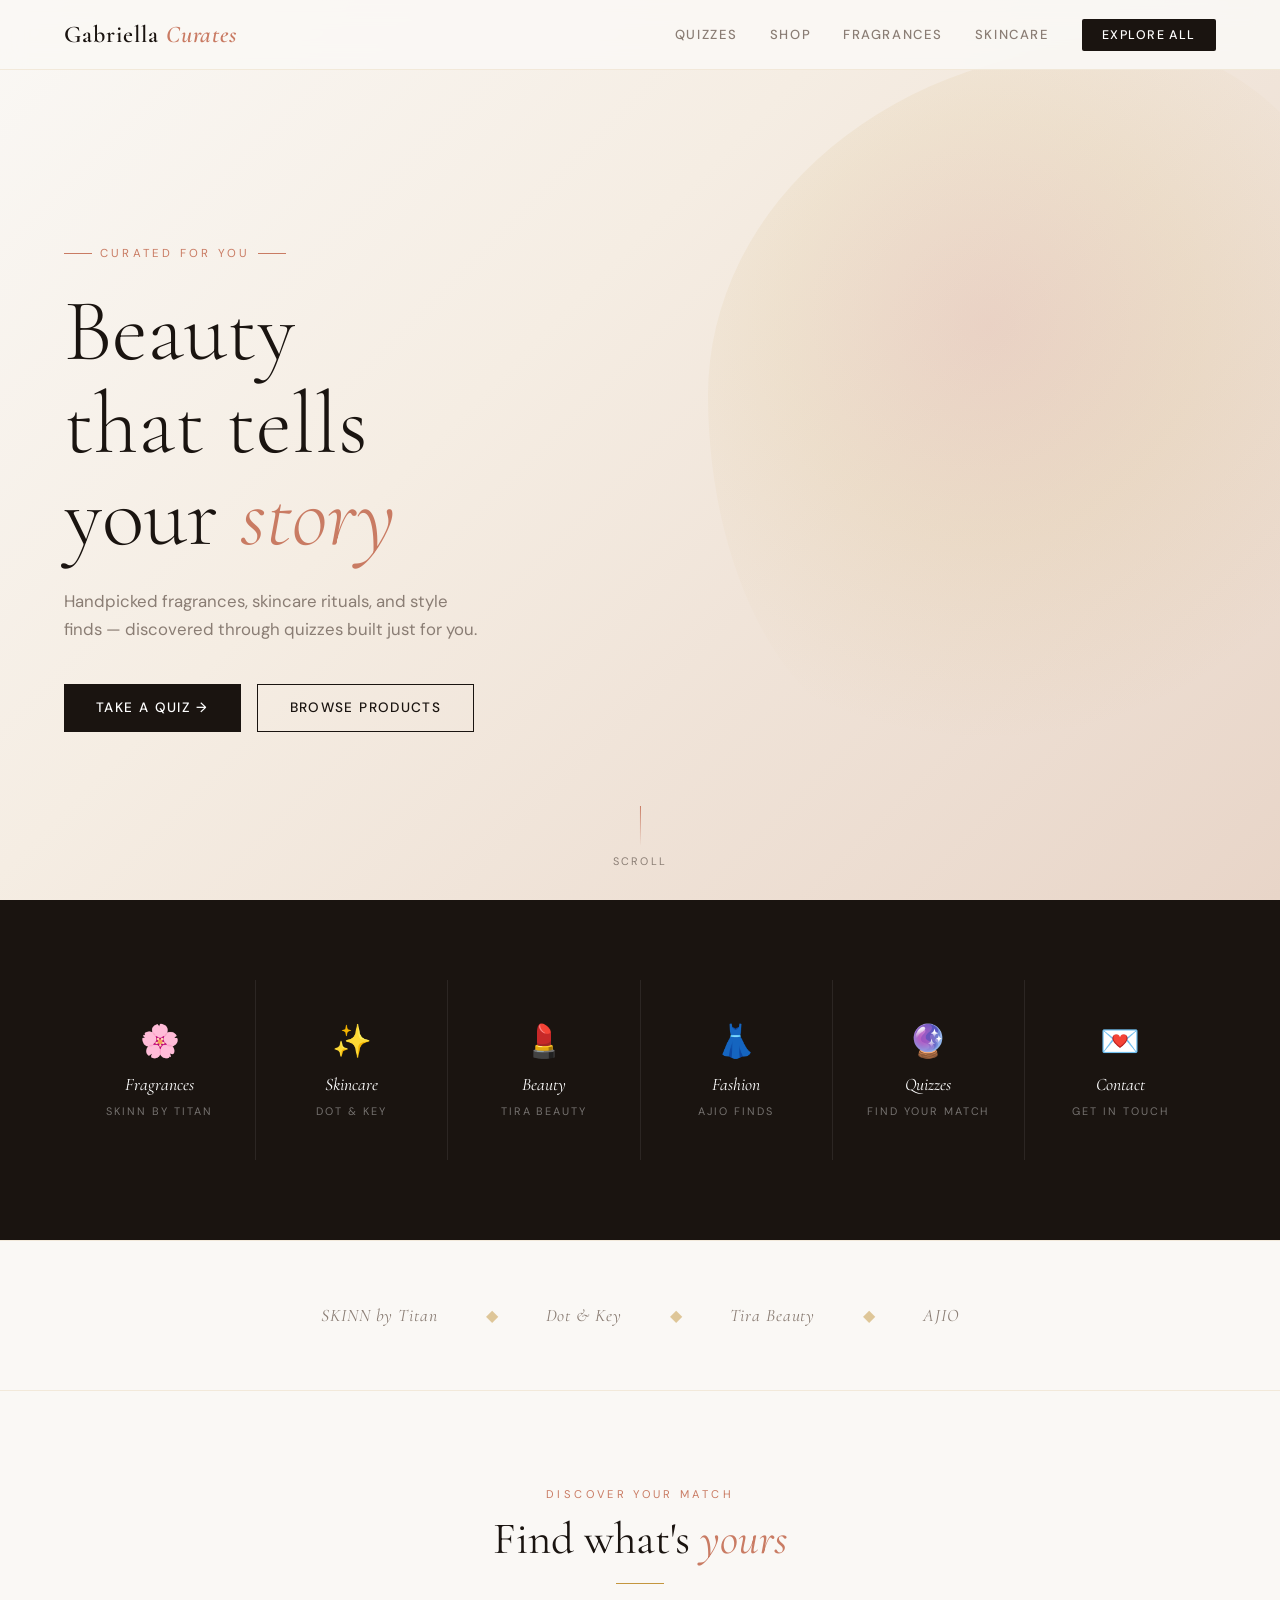
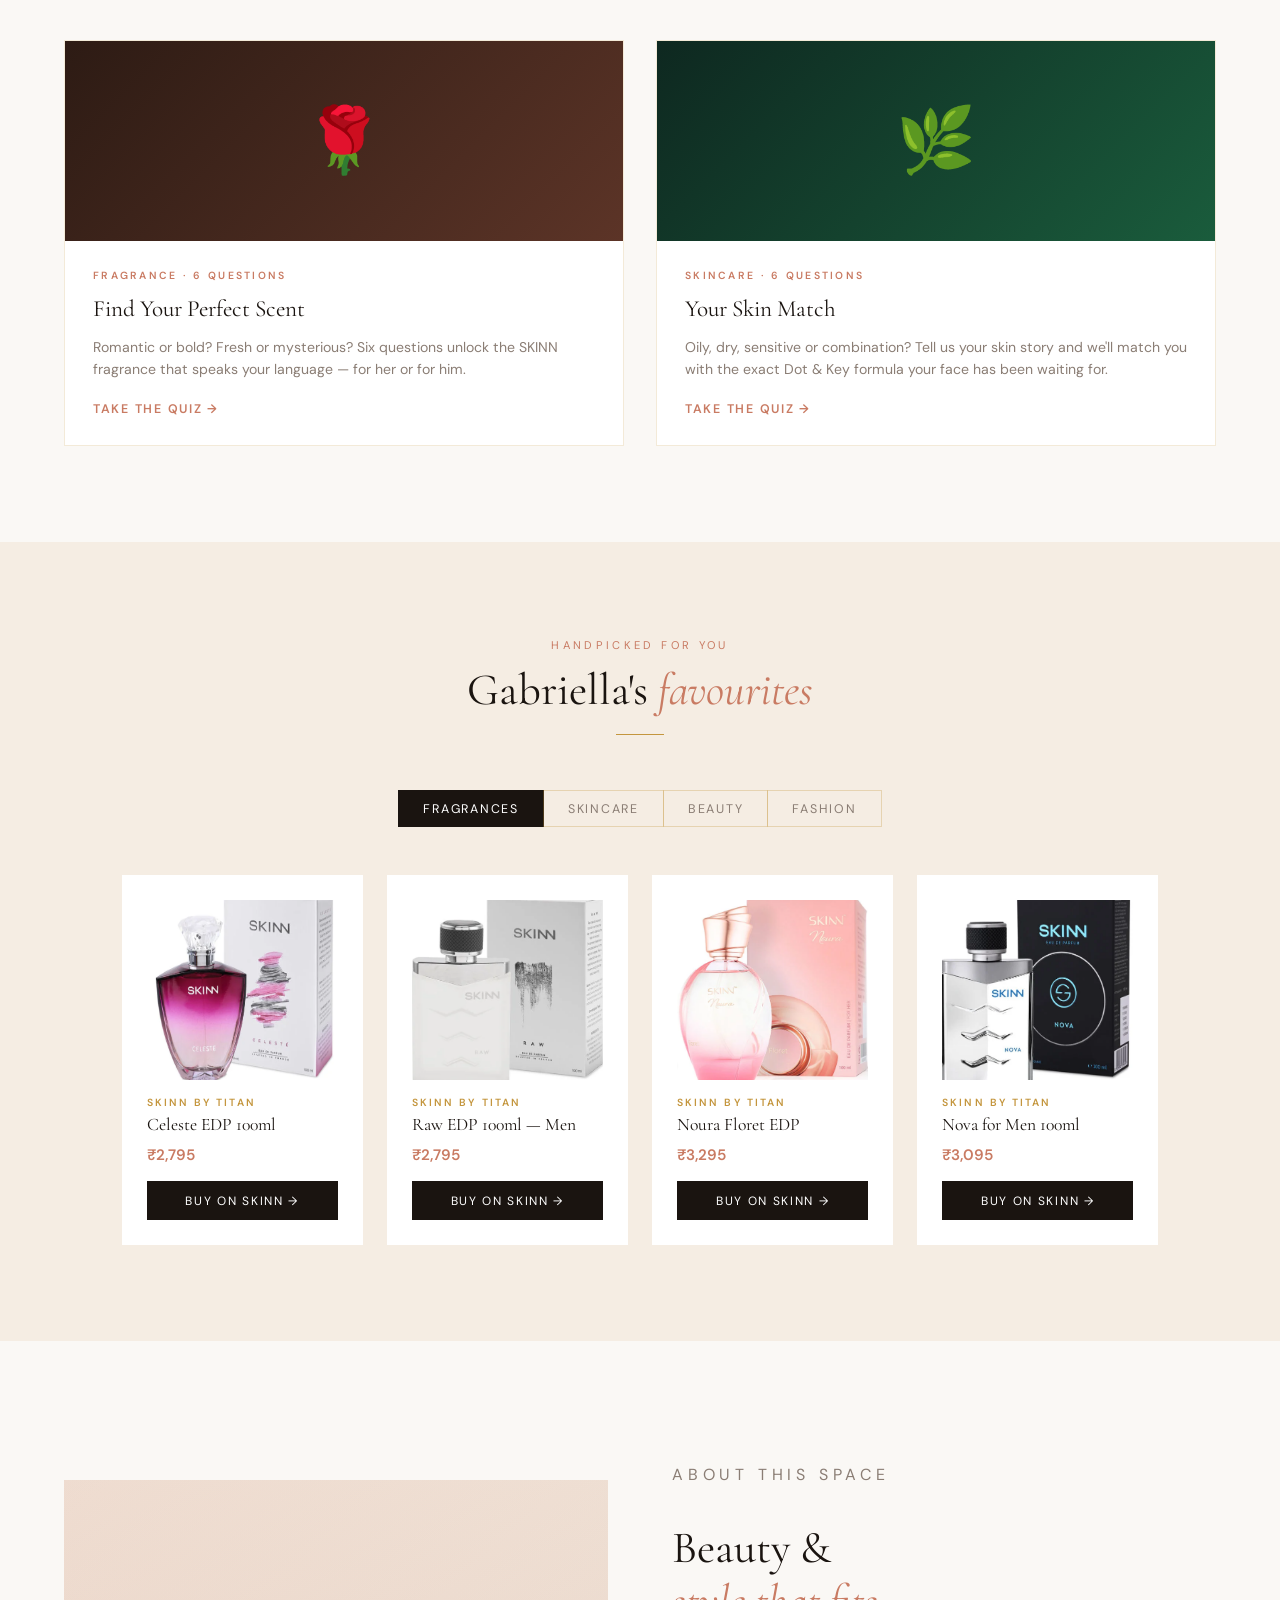
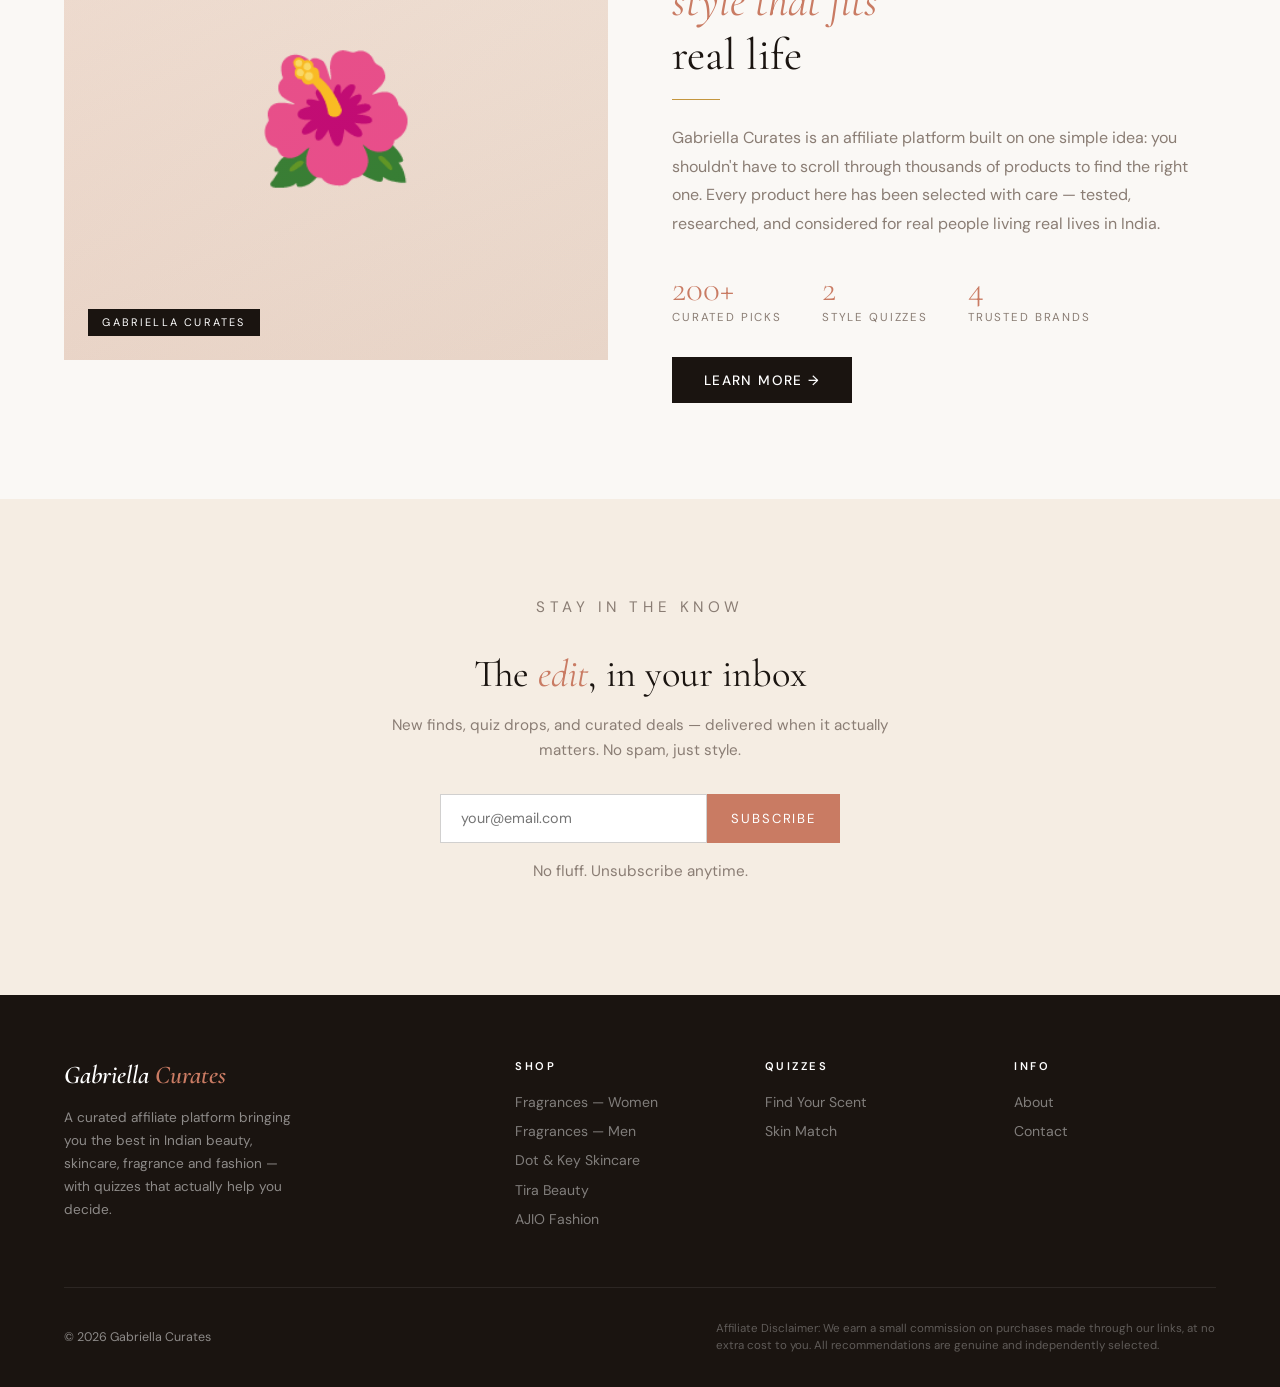
<file: index.html>
<!DOCTYPE html>
<html lang="en">
<head>
  <script src="https://quge5.com/88/tag.min.js" data-zone="242317" async data-cfasync="false"></script>
<meta charset="UTF-8">
<meta name="viewport" content="width=device-width, initial-scale=1.0">
<title>Gabriella Curates — Beauty & Style</title>
<link href="https://fonts.googleapis.com/css2?family=Cormorant+Garamond:ital,wght@0,300;0,400;0,600;1,300;1,400;1,600&family=DM+Sans:wght@300;400;500;600&display=swap" rel="stylesheet">
<style>
*{box-sizing:border-box;margin:0;padding:0}
:root{
  --bg:#faf8f5;--ink:#1a1410;--blush:#e8c4b8;--rose:#c97b63;--gold:#c4963e;
  --sage:#7a9e7e;--cream:#f5ede3;--surface:#fff;--muted:#8a7d74;
  --dark:#1a1410;--nav-h:70px;
}
html{scroll-behavior:smooth}
body{background:var(--bg);color:var(--ink);font-family:'DM Sans',sans-serif;overflow-x:hidden}

/* ── NAV ── */
nav{
  position:fixed;top:0;left:0;right:0;height:var(--nav-h);z-index:900;
  background:rgba(250,248,245,0.92);backdrop-filter:blur(12px);
  border-bottom:1px solid rgba(196,150,62,0.15);
  display:flex;align-items:center;justify-content:space-between;padding:0 5%;
  transition:box-shadow 0.3s;
}
nav.scrolled{box-shadow:0 2px 20px rgba(26,20,16,0.08)}
.nav-logo{font-family:'Cormorant Garamond',serif;font-size:1.5rem;font-weight:600;color:var(--ink);letter-spacing:0.04em;text-decoration:none}
.nav-logo span{color:var(--rose);font-style:italic}
.nav-links{display:flex;gap:2rem;align-items:center}
.nav-links a{color:var(--muted);text-decoration:none;font-size:0.82rem;letter-spacing:0.12em;text-transform:uppercase;font-weight:500;transition:color 0.2s}
.nav-links a:hover{color:var(--rose)}
.nav-cta{background:var(--ink);color:#fff !important;padding:0.5rem 1.25rem;border-radius:2px;font-size:0.78rem !important}
.nav-cta:hover{background:var(--rose) !important;color:#fff !important}
.menu-toggle{display:none;background:none;border:none;cursor:pointer;color:var(--ink);font-size:1.4rem;padding:4px}
.mobile-menu{display:none;position:fixed;inset:0;background:var(--ink);z-index:950;flex-direction:column;align-items:center;justify-content:center;gap:2rem}
.mobile-menu.open{display:flex}
.mobile-menu a{color:#fff;font-family:'Cormorant Garamond',serif;font-size:1.8rem;font-style:italic;text-decoration:none;letter-spacing:0.05em;transition:color 0.2s}
.mobile-menu a:hover{color:var(--blush)}
.mm-close{position:absolute;top:1.5rem;right:1.5rem;background:none;border:none;color:#fff;font-size:1.8rem;cursor:pointer}

/* ── HERO ── */
.hero{
  min-height:100vh;display:flex;align-items:center;
  padding:calc(var(--nav-h) + 4rem) 5% 4rem;
  position:relative;overflow:hidden;
}
.hero-bg{
  position:absolute;inset:0;
  background:linear-gradient(135deg,#faf8f5 0%,#f5ede3 40%,#e8d5c8 100%);
  z-index:0;
}
.hero-blob{
  position:absolute;right:-10%;top:5%;width:55%;max-width:700px;aspect-ratio:1;
  border-radius:60% 40% 70% 30%/50% 60% 40% 50%;
  background:radial-gradient(ellipse at 40% 40%,rgba(201,123,99,0.18),rgba(196,150,62,0.1),transparent 70%);
  animation:morphBlob 12s ease-in-out infinite;
  z-index:0;
}
@keyframes morphBlob{
  0%,100%{border-radius:60% 40% 70% 30%/50% 60% 40% 50%}
  33%{border-radius:40% 60% 30% 70%/60% 40% 60% 40%}
  66%{border-radius:70% 30% 50% 50%/40% 70% 30% 60%}
}
.hero-content{position:relative;z-index:1;max-width:580px}
.hero-eyebrow{display:inline-flex;align-items:center;gap:0.5rem;font-size:0.72rem;letter-spacing:0.28em;text-transform:uppercase;color:var(--rose);margin-bottom:1.5rem}
.hero-eyebrow::before,.hero-eyebrow::after{content:'';width:28px;height:1px;background:var(--rose)}
h1.hero-title{
  font-family:'Cormorant Garamond',serif;
  font-size:clamp(3rem,7vw,5.5rem);
  font-weight:300;line-height:1.05;
  color:var(--ink);margin-bottom:1.5rem;
  animation:fadeUp 0.9s 0.2s both;
}
h1.hero-title em{font-style:italic;color:var(--rose)}
.hero-sub{font-size:1.05rem;color:var(--muted);line-height:1.7;max-width:420px;margin-bottom:2.5rem;animation:fadeUp 0.9s 0.4s both}
.hero-btns{display:flex;gap:1rem;flex-wrap:wrap;animation:fadeUp 0.9s 0.6s both}
.btn-primary{display:inline-flex;align-items:center;gap:0.5rem;background:var(--ink);color:#fff;padding:0.9rem 2rem;text-decoration:none;font-size:0.85rem;letter-spacing:0.1em;text-transform:uppercase;font-weight:500;transition:all 0.25s}
.btn-primary:hover{background:var(--rose);transform:translateY(-2px)}
.btn-ghost{display:inline-flex;align-items:center;gap:0.5rem;border:1px solid var(--ink);color:var(--ink);padding:0.9rem 2rem;text-decoration:none;font-size:0.85rem;letter-spacing:0.1em;text-transform:uppercase;font-weight:500;transition:all 0.25s}
.btn-ghost:hover{border-color:var(--rose);color:var(--rose)}
.hero-scroll{position:absolute;bottom:2rem;left:50%;transform:translateX(-50%);z-index:1;display:flex;flex-direction:column;align-items:center;gap:0.5rem;color:var(--muted);font-size:0.68rem;letter-spacing:0.2em;text-transform:uppercase}
.scroll-line{width:1px;height:40px;background:linear-gradient(to bottom,var(--rose),transparent);animation:scrollPulse 2s ease-in-out infinite}
@keyframes scrollPulse{0%,100%{opacity:0.4;transform:scaleY(1)}50%{opacity:1;transform:scaleY(1.2)}}
@keyframes fadeUp{from{opacity:0;transform:translateY(24px)}to{opacity:1;transform:translateY(0)}}

/* ── SECTION HEADER ── */
.section-header{text-align:center;margin-bottom:3.5rem}
.section-eye{font-size:0.7rem;letter-spacing:0.3em;text-transform:uppercase;color:var(--rose);margin-bottom:0.75rem}
.section-title{font-family:'Cormorant Garamond',serif;font-size:clamp(2rem,4vw,2.8rem);font-weight:400;line-height:1.2;color:var(--ink)}
.section-title em{font-style:italic;color:var(--rose)}
.section-line{width:48px;height:1px;background:var(--gold);margin:1rem auto 0}

/* ── CATEGORIES STRIP ── */
.categories{padding:5rem 5%;background:var(--ink)}
.cat-grid{display:grid;grid-template-columns:repeat(auto-fit,minmax(160px,1fr));gap:1px;background:rgba(255,255,255,0.08)}
.cat-item{
  background:var(--ink);padding:2.5rem 1.5rem;text-align:center;
  text-decoration:none;transition:background 0.3s;position:relative;overflow:hidden;
}
.cat-item::before{content:'';position:absolute;inset:0;background:var(--rose);opacity:0;transition:opacity 0.3s}
.cat-item:hover::before{opacity:0.12}
.cat-item:hover .cat-icon{transform:scale(1.15)}
.cat-icon{font-size:2rem;margin-bottom:0.75rem;display:block;transition:transform 0.3s}
.cat-name{font-family:'Cormorant Garamond',serif;font-size:1.1rem;color:#fff;font-style:italic;display:block;margin-bottom:0.25rem}
.cat-count{font-size:0.68rem;letter-spacing:0.18em;text-transform:uppercase;color:rgba(255,255,255,0.4)}

/* ── QUIZ SECTION ── */
.quizzes{padding:6rem 5%;background:var(--bg)}
.quiz-grid{display:grid;grid-template-columns:repeat(auto-fit,minmax(300px,1fr));gap:2rem;margin-top:3.5rem}
.quiz-card{
  position:relative;border-radius:0;overflow:hidden;
  background:var(--surface);border:1px solid rgba(196,150,62,0.2);
  text-decoration:none;transition:all 0.35s;
  display:flex;flex-direction:column;
}
.quiz-card:hover{transform:translateY(-6px);box-shadow:0 20px 50px rgba(26,20,16,0.1);border-color:var(--rose)}
.quiz-card-visual{
  height:200px;display:flex;align-items:center;justify-content:center;font-size:4rem;
  position:relative;overflow:hidden;
}
.quiz-card-visual::after{content:'';position:absolute;inset:0;opacity:0.15}
.qv-1{background:linear-gradient(135deg,#2d1b14,#5c3427)}
.qv-2{background:linear-gradient(135deg,#0e2820,#1a5c3c)}
.qv-3{background:linear-gradient(135deg,#1a0e2e,#3d1f5c)}
.qv-4{background:linear-gradient(135deg,#1a1505,#4a3a0a)}
.quiz-card-body{padding:1.75rem;flex:1;display:flex;flex-direction:column}
.quiz-tag{display:inline-block;font-size:0.65rem;letter-spacing:0.22em;text-transform:uppercase;color:var(--rose);margin-bottom:0.75rem;font-weight:600}
.quiz-card-title{font-family:'Cormorant Garamond',serif;font-size:1.45rem;font-weight:400;line-height:1.3;color:var(--ink);margin-bottom:0.75rem}
.quiz-card-desc{font-size:0.88rem;color:var(--muted);line-height:1.6;flex:1;margin-bottom:1.25rem}
.quiz-cta{display:inline-flex;align-items:center;gap:0.5rem;font-size:0.78rem;letter-spacing:0.14em;text-transform:uppercase;color:var(--rose);font-weight:600;transition:gap 0.2s}
.quiz-card:hover .quiz-cta{gap:0.75rem}

/* ── FEATURED PRODUCTS ── */
.featured{padding:6rem 5%}
.featured-bg{background:var(--cream)}
.prod-tabs{display:flex;justify-content:center;gap:0;margin-bottom:3rem;flex-wrap:wrap}
.prod-tab{background:none;border:1px solid rgba(196,150,62,0.3);color:var(--muted);padding:0.6rem 1.5rem;cursor:pointer;font-family:'DM Sans',sans-serif;font-size:0.78rem;letter-spacing:0.14em;text-transform:uppercase;transition:all 0.2s;margin:-0.5px}
.prod-tab.active{background:var(--ink);border-color:var(--ink);color:#fff}
.prod-tab:hover:not(.active){border-color:var(--rose);color:var(--rose)}
.prod-panel{display:none;animation:fadeIn 0.4s ease}
.prod-panel.active{display:block}
@keyframes fadeIn{from{opacity:0;transform:translateY(8px)}to{opacity:1;transform:translateY(0)}}
.prod-grid{display:grid;grid-template-columns:repeat(auto-fill,minmax(220px,1fr));gap:1.5rem}
.prod-card{background:var(--surface);padding:1.5rem;position:relative;transition:all 0.3s;border:1px solid transparent;cursor:pointer}
.prod-card:hover{border-color:rgba(196,150,62,0.3);transform:translateY(-4px);box-shadow:0 12px 35px rgba(26,20,16,0.08)}
.prod-img-wrap{height:180px;display:flex;align-items:center;justify-content:center;background:var(--cream);margin-bottom:1rem;overflow:hidden}
.prod-img-wrap .prod-emoji{font-size:3.5rem}
.prod-brand{font-size:0.65rem;letter-spacing:0.2em;text-transform:uppercase;color:var(--gold);margin-bottom:0.35rem;font-weight:600}
.prod-name{font-family:'Cormorant Garamond',serif;font-size:1.1rem;font-weight:400;line-height:1.3;color:var(--ink);margin-bottom:0.5rem}
.prod-price{font-size:0.95rem;font-weight:600;color:var(--rose);margin-bottom:1rem}
.prod-buy{display:block;width:100%;text-align:center;padding:0.7rem;background:var(--ink);color:#fff;text-decoration:none;font-size:0.75rem;letter-spacing:0.14em;text-transform:uppercase;transition:background 0.2s}
.prod-buy:hover{background:var(--rose)}
.see-more-wrap{text-align:center;margin-top:2.5rem}
.btn-see-more{display:inline-flex;align-items:center;gap:0.5rem;border:1px solid var(--ink);color:var(--ink);padding:0.85rem 2.5rem;text-decoration:none;font-size:0.8rem;letter-spacing:0.16em;text-transform:uppercase;font-weight:500;transition:all 0.25s}
.btn-see-more:hover{background:var(--ink);color:#fff}

/* ── BRAND LOGOS ── */
.brands{padding:4rem 5%;border-top:1px solid rgba(196,150,62,0.15);border-bottom:1px solid rgba(196,150,62,0.15)}
.brand-track{display:flex;align-items:center;justify-content:center;gap:3rem;flex-wrap:wrap}
.brand-pill{font-family:'Cormorant Garamond',serif;font-size:1.1rem;font-style:italic;color:var(--muted);letter-spacing:0.05em;transition:color 0.2s;white-space:nowrap}
.brand-pill:hover{color:var(--rose)}
.brand-sep{color:var(--gold);opacity:0.5}

/* ── EDITORIAL BANNER ── */
.editorial{padding:6rem 5%;display:grid;grid-template-columns:1fr 1fr;gap:4rem;align-items:center}
.ed-visual{
  height:480px;border-radius:0;
  background:linear-gradient(160deg,#f5ede3,#e8d5c8);
  display:flex;align-items:center;justify-content:center;
  font-size:8rem;position:relative;overflow:hidden;
}
.ed-visual::before{content:'';position:absolute;inset:0;background:linear-gradient(135deg,rgba(201,123,99,0.15),transparent)}
.ed-label{position:absolute;bottom:1.5rem;left:1.5rem;background:var(--ink);color:#fff;padding:0.4rem 0.9rem;font-size:0.68rem;letter-spacing:0.2em;text-transform:uppercase}
.ed-body .section-eye{text-align:left}
.ed-body .section-title{text-align:left}
.ed-body .section-line{margin-left:0}
.ed-body p{font-size:1rem;color:var(--muted);line-height:1.8;margin:1.5rem 0 2rem}
.ed-stats{display:flex;gap:2.5rem;margin-bottom:2rem}
.ed-stat-n{font-family:'Cormorant Garamond',serif;font-size:2.2rem;font-weight:300;color:var(--rose);line-height:1}
.ed-stat-l{font-size:0.72rem;letter-spacing:0.16em;text-transform:uppercase;color:var(--muted);margin-top:0.25rem}

/* ── NEWSLETTER ── */
.newsletter{padding:5rem 5%;background:var(--cream);text-align:center}
.nl-inner{max-width:520px;margin:0 auto}
.nl-inner .section-title{font-size:clamp(1.8rem,4vw,2.4rem)}
.nl-inner p{font-size:0.95rem;color:var(--muted);margin:1rem 0 2rem;line-height:1.6}
.nl-form{display:flex;gap:0;max-width:400px;margin:0 auto}
.nl-input{flex:1;padding:0.9rem 1.25rem;border:1px solid rgba(26,20,16,0.2);background:#fff;font-family:'DM Sans',sans-serif;font-size:0.9rem;outline:none;transition:border-color 0.2s}
.nl-input:focus{border-color:var(--rose)}
.nl-submit{background:var(--rose);color:#fff;border:none;padding:0.9rem 1.5rem;font-family:'DM Sans',sans-serif;font-size:0.82rem;letter-spacing:0.14em;text-transform:uppercase;cursor:pointer;transition:background 0.2s;white-space:nowrap}
.nl-submit:hover{background:var(--ink)}
.nl-note{font-size:0.72rem;color:var(--muted);margin-top:0.75rem}

/* ── FOOTER ── */
footer{background:var(--ink);color:rgba(255,255,255,0.5);padding:4rem 5% 2rem}
.footer-top{display:grid;grid-template-columns:2fr 1fr 1fr 1fr;gap:3rem;margin-bottom:3rem}
.footer-brand-name{font-family:'Cormorant Garamond',serif;font-size:1.6rem;font-weight:600;color:#fff;font-style:italic;margin-bottom:1rem}
.footer-brand-name span{color:var(--rose)}
.footer-desc{font-size:0.85rem;line-height:1.7;max-width:240px}
.footer-col h4{font-size:0.7rem;letter-spacing:0.22em;text-transform:uppercase;color:#fff;margin-bottom:1.25rem;font-weight:600}
.footer-col a{display:block;color:rgba(255,255,255,0.45);text-decoration:none;font-size:0.88rem;margin-bottom:0.7rem;transition:color 0.2s}
.footer-col a:hover{color:var(--blush)}
.footer-bottom{border-top:1px solid rgba(255,255,255,0.08);padding-top:2rem;display:flex;justify-content:space-between;align-items:center;flex-wrap:wrap;gap:1rem}
.footer-copy{font-size:0.78rem}
.footer-disc{font-size:0.72rem;color:rgba(255,255,255,0.3);max-width:500px;line-height:1.5}

/* ── RESPONSIVE ── */
@media(max-width:900px){
  .nav-links{display:none}
  .menu-toggle{display:block}
  .editorial{grid-template-columns:1fr;gap:2.5rem}
  .ed-visual{height:300px}
  .footer-top{grid-template-columns:1fr 1fr}
}
@media(max-width:600px){
  .hero{padding:calc(var(--nav-h) + 2rem) 5% 3rem}
  .dq-opts{grid-template-columns:1fr}
  .prod-tabs{gap:0;justify-content:flex-start;overflow-x:auto;padding-bottom:0.5rem}
  .prod-tab{white-space:nowrap}
  .nl-form{flex-direction:column}
  .footer-top{grid-template-columns:1fr}
  .footer-bottom{flex-direction:column;text-align:center}
  .ed-stats{gap:1.5rem}
  .hero-btns{flex-direction:column;align-items:flex-start}
  .btn-primary,.btn-ghost{width:100%;justify-content:center}
}
</style>
 <script>window.bloomSettings={userId:"8vk9n3l1gdpe6",profileId:"8vk9n8ewn9pe6"};</script><script>if(void 0===bloomScript){var bloomScript=document.createElement("script");bloomScript.async=!0,fetch("https://code.bloom.io/version?t="+Date.now()).then(function(t){return t.text()}).then(function(t){bloomScript.src="https://code.bloom.io/widget.js?v="+t,document.head.appendChild(bloomScript)})}</script>
</head>
<body>

<!-- NAV -->
<nav id="mainNav">
  <a href="#" class="nav-logo">Gabriella <span>Curates</span></a>
  <div class="nav-links">
    <a href="#quizzes">Quizzes</a>
    <a href="#products">Shop</a>
    <a href="skinn.html">Fragrances</a>
    <a href="DK.html">Skincare</a>
    <a href="#" class="nav-cta">Explore All</a>
  </div>
  <button class="menu-toggle" onclick="toggleMobile()" aria-label="Menu">☰</button>
</nav>

<!-- MOBILE MENU -->
<div class="mobile-menu" id="mobileMenu">
  <button class="mm-close" onclick="toggleMobile()">×</button>
  <a href="#quizzes" onclick="toggleMobile()">Quizzes</a>
  <a href="#products" onclick="toggleMobile()">Shop</a>
  <a href="skinn.html" onclick="toggleMobile()">Fragrances</a>
  <a href="DK.html" onclick="toggleMobile()">Skincare</a>
  <a href="AJIO.html" onclick="toggleMobile()">Fashion</a>
</div>

<!-- HERO -->
<section class="hero">
  <div class="hero-bg"></div>
  <div class="hero-blob"></div>
  <div class="hero-content">
    <div class="hero-eyebrow">Curated for you</div>
    <h1 class="hero-title">Beauty<br>that tells<br>your <em>story</em></h1>
    <p class="hero-sub">Handpicked fragrances, skincare rituals, and style finds — discovered through quizzes built just for you.</p>
    <div class="hero-btns">
      <a href="#quizzes" class="btn-primary">Take a Quiz →</a>
      <a href="#products" class="btn-ghost">Browse Products</a>
    </div>
  </div>
  <div class="hero-scroll">
    <div class="scroll-line"></div>
    <span>Scroll</span>
  </div>
</section>

<!-- CATEGORIES -->
<section class="categories">
  <div class="cat-grid">
    <a href="skinn.html" class="cat-item">
      <span class="cat-icon">🌸</span>
      <span class="cat-name">Fragrances</span>
      <span class="cat-count">SKINN by Titan</span>
    </a>
    <a href="DK.html" class="cat-item">
      <span class="cat-icon">✨</span>
      <span class="cat-name">Skincare</span>
      <span class="cat-count">Dot &amp; Key</span>
    </a>
    <a href="tira.html" class="cat-item">
      <span class="cat-icon">💄</span>
      <span class="cat-name">Beauty</span>
      <span class="cat-count">Tira Beauty</span>
    </a>
    <a href="ajio.html" class="cat-item">
      <span class="cat-icon">👗</span>
      <span class="cat-name">Fashion</span>
      <span class="cat-count">AJIO Finds</span>
    </a>
    <a href="#quizzes" class="cat-item">
      <span class="cat-icon">🔮</span>
      <span class="cat-name">Quizzes</span>
      <span class="cat-count">Find your match</span>
    </a>
    <a href="contact.html" class="cat-item">
      <span class="cat-icon">💌</span>
      <span class="cat-name">Contact</span>
      <span class="cat-count">Get in touch</span>
    </a>
  </div>
</section>

<!-- BRAND STRIP -->
<section class="brands">
  <div class="brand-track">
    <span class="brand-pill">SKINN by Titan</span>
    <span class="brand-sep">◆</span>
    <span class="brand-pill">Dot &amp; Key</span>
    <span class="brand-sep">◆</span>
    <span class="brand-pill">Tira Beauty</span>
    <span class="brand-sep">◆</span>
    <span class="brand-pill">AJIO</span>
  </div>
</section>

<!-- QUIZZES -->
<section class="quizzes" id="quizzes">
  <div class="section-header">
    <p class="section-eye">Discover Your Match</p>
    <h2 class="section-title">Find what's <em>yours</em></h2>
    <div class="section-line"></div>
  </div>
  <div class="quiz-grid">
    <a href="skinnquiz.html" class="quiz-card">
      <div class="quiz-card-visual qv-1">🌹</div>
      <div class="quiz-card-body">
        <span class="quiz-tag">Fragrance · 6 Questions</span>
        <h3 class="quiz-card-title">Find Your Perfect Scent</h3>
        <p class="quiz-card-desc">Romantic or bold? Fresh or mysterious? Six questions unlock the SKINN fragrance that speaks your language — for her or for him.</p>
        <span class="quiz-cta">Take the quiz →</span>
      </div>
    </a>
    <a href="dk.html" class="quiz-card">
      <div class="quiz-card-visual qv-2">🌿</div>
      <div class="quiz-card-body">
        <span class="quiz-tag">Skincare · 6 Questions</span>
        <h3 class="quiz-card-title">Your Skin Match</h3>
        <p class="quiz-card-desc">Oily, dry, sensitive or combination? Tell us your skin story and we'll match you with the exact Dot &amp; Key formula your face has been waiting for.</p>
        <span class="quiz-cta">Take the quiz →</span>
      </div>
    </a>

  
</section>

<!-- FEATURED PRODUCTS -->
<section class="featured featured-bg" id="products">
  <div style="padding:0 5%">
    <div class="section-header">
      <p class="section-eye">Handpicked For You</p>
      <h2 class="section-title">Gabriella's <em>favourites</em></h2>
      <div class="section-line"></div>
    </div>
    <div class="prod-tabs">
      <button class="prod-tab active" onclick="switchTab('fragrances',this)">Fragrances</button>
      <button class="prod-tab" onclick="switchTab('skincare',this)">Skincare</button>
      <button class="prod-tab" onclick="switchTab('beauty',this)">Beauty</button>
      <button class="prod-tab" onclick="switchTab('fashion',this)">Fashion</button>
    </div>

    <!-- FRAGRANCES -->
<div class="prod-panel active" id="tab-fragrances">
  <div class="prod-grid">
    
    <!-- Card 1 -->
    <div class="prod-card">
      <div class="prod-img-wrap">
        <img src="wp111.PNG" alt="SKINN Celeste EDP" class="prod-img" width="200" height="200">
      </div>
      <div class="prod-brand">SKINN by Titan</div>
      <div class="prod-name">Celeste EDP 100ml</div>
      <div class="prod-price">₹2,795</div>
      <a href="https://bilty.co/WDZVYx" class="prod-buy" target="_blank" rel="nofollow noopener">Buy on SKINN →</a>
    </div>

    <!-- Card 2 -->
    <div class="prod-card">
      <div class="prod-img-wrap">
        <img src="wp222.PNG" alt="SKINN Raw EDP" class="prod-img" width="200" height="200">
      </div>
      <div class="prod-brand">SKINN by Titan</div>
      <div class="prod-name">Raw EDP 100ml — Men</div>
      <div class="prod-price">₹2,795</div>
      <a href="https://bilty.co/ZX9rPI" class="prod-buy" target="_blank" rel="nofollow noopener">Buy on SKINN →</a>
    </div>

    <!-- Card 3 -->
    <div class="prod-card">
      <div class="prod-img-wrap">
        <img src="wp333.PNG" alt="SKINN Noura Floret EDP" class="prod-img" width="200" height="200">
      </div>
      <div class="prod-brand">SKINN by Titan</div>
      <div class="prod-name">Noura Floret EDP</div>
      <div class="prod-price">₹3,295</div>
      <a href="https://bilty.co/iR6304" class="prod-buy" target="_blank" rel="nofollow noopener">Buy on SKINN →</a>
    </div>

    <!-- Card 4 -->
    <div class="prod-card">
      <div class="prod-img-wrap">
        <img src="wp444.PNG" alt="SKINN Nova for Men" class="prod-img" width="200" height="200">
      </div>
      <div class="prod-brand">SKINN by Titan</div>
      <div class="prod-name">Nova for Men 100ml</div>
      <div class="prod-price">₹3,095</div>
      <a href="https://bilty.co/laqNCW" class="prod-buy" target="_blank" rel="nofollow noopener">Buy on SKINN →</a>
    </div>

  </div> <!-- End of prod-grid -->
</div> <!-- End of prod-panel -->
 <!-- SKINCARE -->
<div class="prod-panel" id="tab-skincare">
  <div class="prod-grid">
    
    <!-- Card 1 -->
    <div class="prod-card">
      <div class="prod-img-wrap">
        <img src="d1.PNG" alt="Dot & Key Vitamin C+E SPF 50+" class="prod-img" width="200" height="200">
      </div>
      <div class="prod-brand">Dot &amp; Key</div>
      <div class="prod-name">Vitamin C+E SPF 50+ PA++++</div>
      <div class="prod-price">₹595</div>
      <a href="https://bilty.co/UjxQHA" class="prod-buy" target="_blank" rel="nofollow noopener">Buy on Dot &amp; Key →</a>
    </div>

    <!-- Card 2 -->
    <div class="prod-card">
      <div class="prod-img-wrap">
        <img src="d2.PNG" alt="Dot & Key Waterlight Gel Moisturiser" class="prod-img" width="200" height="200">
      </div>
      <div class="prod-brand">Dot &amp; Key</div>
      <div class="prod-name">Waterlight Gel Moisturiser</div>
      <div class="prod-price">₹495</div>
      <a href="https://bilty.co/6s0QZd" class="prod-buy" target="_blank" rel="nofollow noopener">Buy on Dot &amp; Key →</a>
    </div>

    <!-- Card 3 -->
    <div class="prod-card">
      <div class="prod-img-wrap">
        <img src="d3.PNG" alt="Dot & Key 10% Vitamin C+E Serum" class="prod-img" width="200" height="200">
      </div>
      <div class="prod-brand">Dot &amp; Key</div>
      <div class="prod-name">10% Vitamin C+E Serum</div>
      <div class="prod-price">₹695</div>
      <a href="https://bilty.co/Iuiwh5" class="prod-buy" target="_blank" rel="nofollow noopener">Buy on Dot &amp; Key →</a>
    </div>

    <!-- Card 4 -->
    <div class="prod-card">
      <div class="prod-img-wrap">
        <img src="d4.PNG" alt="Dot & Key Strawberry 10% Niacinamide Serum" class="prod-img" width="200" height="200">
      </div>
      <div class="prod-brand">Dot &amp; Key</div>
      <div class="prod-name">Strawberry 10% Niacinamide Serum</div>
      <div class="prod-price">₹599</div>
      <a href="https://bilty.co/Jzdtow" class="prod-buy" target="_blank" rel="nofollow noopener">Buy on Dot &amp; Key →</a>
    </div>

  </div>
  <div class="see-more-wrap">
    <a href="DK.html" class="btn-see-more">Shop All Skincare →</a>
  </div>
</div>
   <!-- BEAUTY -->
   <div class="prod-panel" id="tab-beauty">
  <div class="prod-grid">
    
    <!-- Card 1 -->
    <div class="prod-card">
      <div class="prod-img-wrap">
        <img src=" t11.PNG " alt="Akind Take A Shine Lip Gloss Oil, Hydrating & Lip Barrier-Friendly - Double Text" class="prod-img" width="200" height="200">
      </div>
      <div class="prod-brand">Akind</div>
      <div class="prod-name">Akind Take A Shine Lip Gloss Oil, Hydrating & Lip Barrier-Friendly - Double Text </div>
      <div class="prod-price">₹387</div>
      <a href="https://bilty.co/k8Mwv5" class="prod-buy" target="_blank" rel="nofollow noopener">Buy on Tira →</a>
    </div>

    <!-- Card 2 -->
    <div class="prod-card">
      <div class="prod-img-wrap">
        <img src=" t22.PNG " alt="Swiss Beauty Bold Matt Lip Liner - Choco Nude" class="prod-img" width="200" height="200">
      </div>
      <div class="prod-brand">Swiss Beauty</div>
      <div class="prod-name">Swiss Beauty Bold Matt Lip Liner - Choco Nude</div>
      <div class="prod-price">₹65</div>
      <a href="https://bilty.co/d85ESt" class="prod-buy" target="_blank" rel="nofollow noopener">Buy on Tira →</a>
    </div>

    <!-- Card 3 -->
    <div class="prod-card">
      <div class="prod-img-wrap">
        <img src="t33.PNG" alt="Etude Dear Darling Water Gel Lip and Cheek Tint Lipstick - 06 Pomegranate Ade" class="prod-img" width="200" height="200">
      </div>
      <div class="prod-brand">Etude</div>
      <div class="prod-name">Etude Dear Darling Water Gel Lip and Cheek Tint Lipstick - 06 Pomegranate Ade</div>
      <div class="prod-price">₹405</div>
      <a href="https://bilty.co/L3Wht1" class="prod-buy" target="_blank" rel="nofollow noopener">Buy on Tira →</a>
    </div>

    <!-- Card 4 -->
    <div class="prod-card">
      <div class="prod-img-wrap">
        <img src="t44.PNG" alt="Hyue Hydra Matte Liquid Lipstick - Biscotti Hottie" class="prod-img" width="200" height="200">
      </div>
      <div class="prod-brand">HYUE</div>
      <div class="prod-name">Hyue Hydra Matte Liquid Lipstick - Biscotti Hottie</div>
      <div class="prod-price">₹469</div>
      <a href="https://bilty.co/qdMVBf" class="prod-buy" target="_blank" rel="nofollow noopener">Buy on Tira →</a>
    </div>

  </div>
  <div class="see-more-wrap">
    <a href="tira.html" class="btn-see-more">Shop All Beauty →</a>
  </div>
</div>

    <!-- FASHION -->
    <div class="prod-panel" id="tab-fashion">
      <div class="prod-grid">
        <div class="prod-card">
          <div class="prod-img-wrap">  
          <img src="a111.PNG" alt="Women Halter-Neck Bodycon Dress" class="prod-img" width="200" height="200">
          </div>
          <div class="prod-brand">LULU & SKY · AJIO</div>
          <div class="prod-name">Women Halter-Neck Bodycon Dress</div>
          <div class="prod-price">₹232</div>
          <a href="https://ajiio.co/w9DZ1J?" class="prod-buy" target="_blank" rel="nofollow noopener">Buy on AJIO →</a>
        </div>
        <div class="prod-card">
          <div class="prod-img-wrap">  
           <img src="a222.PNG" alt="Bodycon Dress with Cutouts " class="prod-img" width="200" height="200">
</div>
          <div class="prod-brand">SAM · AJIO</div>
          <div class="prod-name">Bodycon Dress with Cutouts
</div>
          <div class="prod-price">₹234</div>
          <a href="https://ajiio.co/k94PR8?" class="prod-buy" target="_blank" rel="nofollow noopener">Buy on AJIO →</a>
        </div>
        <div class="prod-card">
          <div class="prod-img-wrap">  <img src="a333.PNG" alt="Women Floral Print Ruched Bodycon Dress " class="prod-img" width="200" height="200">
</div>
          <div class="prod-brand">KETCH· AJIO</div>
          <div class="prod-name">Women Floral Print Ruched Bodycon Dress</div>
          <div class="prod-price">₹240</div>
          <a href="https://ajiio.co/CrtmnR?" class="prod-buy" target="_blank" rel="nofollow noopener">Buy on AJIO →</a>
        </div>
        <div class="prod-card">
          <div class="prod-img-wrap">  <img src="a444.PNG" alt="Women Ruched Bodycon Dress" class="prod-img" width="200" height="200">
</div>
          <div class="prod-brand">FOUNDRY· AJIO</div>
          <div class="prod-name">Women Ruched Bodycon Dress</div>
          <div class="prod-price">₹269</div>
          <a href="https://ajiio.co/Ca8umO?" class="prod-buy" target="_blank" rel="nofollow noopener">Buy on AJIO →</a>
        </div>
      </div>
      <div class="see-more-wrap">
        <a href="AJIO.html" class="btn-see-more">Shop All Fashion →</a>
      </div>
    </div>
  </div>
</section>

<!-- EDITORIAL -->
<section class="editorial">
  <div class="ed-visual">
    <span>🌺</span>
    <span class="ed-label">Gabriella Curates</span>
  </div>
  <div class="ed-body">
    <p class="section-eye">About This Space</p>
    <h2 class="section-title">Beauty &<br><em>style that fits</em><br>real life</h2>
    <div class="section-line"></div>
    <p>Gabriella Curates is an affiliate platform built on one simple idea: you shouldn't have to scroll through thousands of products to find the right one. Every product here has been selected with care — tested, researched, and considered for real people living real lives in India.</p>
    <div class="ed-stats">
      <div>
        <div class="ed-stat-n">200+</div>
        <div class="ed-stat-l">Curated picks</div>
      </div>
      <div>
        <div class="ed-stat-n">2</div>
        <div class="ed-stat-l">Style quizzes</div>
      </div>
      <div>
        <div class="ed-stat-n">4</div>
        <div class="ed-stat-l">Trusted brands</div>
      </div>
    </div>
    <a href="About.html" class="btn-primary">Learn More →</a>
  </div>
</section>

<!-- NEWSLETTER -->
<section class="newsletter">
  <div class="nl-inner">
    <p class="section-eye">Stay in the know</p>
    <h2 class="section-title">The <em>edit</em>, in your inbox</h2>
    <p>New finds, quiz drops, and curated deals — delivered when it actually matters. No spam, just style.</p>
    <form class="nl-form" onsubmit="handleNL(event)">
      <input class="nl-input" type="email" placeholder="your@email.com" required>
      <button type="submit" class="nl-submit">Subscribe</button>
    </form>
    <p class="nl-note" id="nlNote">No fluff. Unsubscribe anytime.</p>
  </div>
</section>

<!-- FOOTER -->
<footer>
  <div class="footer-top">
    <div>
      <div class="footer-brand-name">Gabriella <span>Curates</span></div>
      <p class="footer-desc">A curated affiliate platform bringing you the best in Indian beauty, skincare, fragrance and fashion — with quizzes that actually help you decide.</p>
    </div>
    <div class="footer-col">
      <h4>Shop</h4>
      <a href="WOMEN.html">Fragrances — Women</a>
      <a href="MEN.html">Fragrances — Men</a>
      <a href="DK.html">Dot &amp; Key Skincare</a>
      <a href="tira.html">Tira Beauty</a>
      <a href="ajio.html">AJIO Fashion</a>
    </div>
    <div class="footer-col">
      <h4>Quizzes</h4>
      <a href="skinnquiz.html">Find Your Scent</a>
      <a href="dk.html">Skin Match</a>
    </div>
    <div class="footer-col">
      <h4>Info</h4>
      <a href="About.html">About</a>
      <a href="contact.html">Contact</a>
    </div>
  </div>
  <div class="footer-bottom">
    <div class="footer-copy">© 2026 Gabriella Curates</div>
    <div class="footer-disc">Affiliate Disclaimer: We earn a small commission on purchases made through our links, at no extra cost to you. All recommendations are genuine and independently selected.</div>
  </div>
</footer>

<script>
// NAV scroll
window.addEventListener('scroll',()=>{
  document.getElementById('mainNav').classList.toggle('scrolled',window.scrollY>50);
});

// Mobile menu
function toggleMobile(){
  document.getElementById('mobileMenu').classList.toggle('open');
  document.body.style.overflow=document.getElementById('mobileMenu').classList.contains('open')?'hidden':'';
}

// Product tabs
function switchTab(id,btn){
  document.querySelectorAll('.prod-panel').forEach(p=>p.classList.remove('active'));
  document.querySelectorAll('.prod-tab').forEach(b=>b.classList.remove('active'));
  document.getElementById('tab-'+id).classList.add('active');
  btn.classList.add('active');
}

// Scroll to mood quiz
function scrollToMood(e){
  e.preventDefault();
  document.getElementById('moodquiz').scrollIntoView({behavior:'smooth'});
}

// Newsletter
function handleNL(e){
  e.preventDefault();
  document.getElementById('nlNote').textContent='✓ You\'re on the list! Watch your inbox.';
  e.target.reset();
}

// ── MOOD DRESS QUIZ ──
const DQ=[
  {q:'How are you feeling right now?',opts:[
    {e:'🌸',l:'Soft & romantic — a little dreamy',v:'romantic'},
    {e:'⚡',l:'Bold & powerful — I own today',v:'bold'},
    {e:'🌊',l:'Free & breezy — no rules',v:'boho'},
    {e:'🔥',l:'Edgy & confident — all eyes on me',v:'edgy'}
  ]},
  {q:'Your ideal Saturday plan is...',opts:[
    {e:'🌹',l:'A candlelit dinner or cosy café date',v:'romantic'},
    {e:'🎤',l:'A party or event where I want to stand out',v:'bold'},
    {e:'🏖️',l:'Beach, markets, or exploring somewhere new',v:'boho'},
    {e:'🌃',l:'Rooftop bar or night out with close friends',v:'edgy'}
  ]},
  {q:'Pick a colour that speaks to you today:',opts:[
    {e:'🌷',l:'Soft pinks, dusty rose, lavender',v:'romantic'},
    {e:'🖤',l:'Deep red, cobalt, or rich jewel tones',v:'bold'},
    {e:'🌿',l:'Earthy terracotta, sage, warm whites',v:'boho'},
    {e:'🌑',l:'Black, deep plum, or bold print',v:'edgy'}
  ]},
  {q:'My comfort level with showing skin:',opts:[
    {e:'🌸',l:'Flowy and modest — elegance over exposure',v:'romantic'},
    {e:'💎',l:'Structured and polished — power dressing',v:'bold'},
    {e:'🌻',l:'Natural and relaxed — whatever feels comfortable',v:'boho'},
    {e:'✨',l:'I love a cut-out or slit — I dress to impress',v:'edgy'}
  ]},
  {q:'One word to describe your energy today:',opts:[
    {e:'🦋',l:'Tender',v:'romantic'},
    {e:'👑',l:'Unstoppable',v:'bold'},
    {e:'🌊',l:'Wandering',v:'boho'},
    {e:'🔥',l:'Magnetic',v:'edgy'}
  ]}
];

const DQ_RESULTS={
  romantic:{
    emoji:'🌸',tag:'The Romantic',
    title:'Soft &amp; Floral — Fit &amp; Flare',
    desc:'Your energy calls for something with movement and femininity. A floral fit &amp; flare dress — think spaghetti straps, smocked waist, or a delicate square neck — is your perfect match today.',
    style:'Try: STYLI Floral A-Line · Spaghetti Strap Midi · Back Tie-Up Floral Mini',
    link:'https://ajiio.co/ydVcuJ?'
  },
  bold:{
    emoji:'💎',tag:'The Powerhouse',
    title:'Structured &amp; Statement — Bodycon or Sheath',
    desc:'You want the room to notice when you walk in. A structured bodycon, sleek sheath maxi, or polished fit &amp; flare in a rich solid or jewel-tone print gives you exactly that.',
    style:'Try: DIVAWALK Sheath · HOUSE OF MIRA Bodycon · LULU & SKY Midi Shirt Dress',
    link:'https://ajiio.co/JtRGWK?'
  },
  boho:{
    emoji:'🌊',tag:'The Free Spirit',
    title:'Breezy &amp; Boho — Maxi or Kaftan',
    desc:'You\'re in your flowing, unstructured, sun-kissed era. A maxi A-line, halter-neck leaf print, or one-shoulder kaftan lets you move through the world on your own terms.',
    style:'Try: SHEIN Halter Maxi · LULU & SKY Kaftan · INDIE PICKS Boho Print',
    link:'https://ajiio.co/8DUfWQ'
  },
  edgy:{
    emoji:'🔥',tag:'The Scene-Stealer',
    title:'Daring &amp; Dramatic — Sequin, Cut-Out or Mermaid',
    desc:'Tonight is not the night for subtlety. A sequined bodycon, one-shoulder mermaid, or ruched cut-out dress with a slit is your outfit in every scene you deserve to be in.',
    style:'Try: SHEIN Sequined Mini · One-Shoulder Mermaid · Ruched Off-Shoulder',
    link:'https://ajiio.co/oJwm2s?'
  }
};

let dqCur=0,dqAns={},dqVotes={romantic:0,bold:0,boho:0,edgy:0};

function dqRender(){
  const q=DQ[dqCur],n=DQ.length;
  // progress dots
  let pd='';
  for(let i=0;i<n;i++) pd+='<div class="dq-dot'+(i<dqCur?' done':i===dqCur?' active':'')+'"></div>';
  document.getElementById('dqProg').innerHTML=pd;
  document.getElementById('dqQ').textContent=q.q;
  const oc=document.getElementById('dqOpts');oc.innerHTML='';
  q.opts.forEach((o,i)=>{
    const b=document.createElement('button');
    b.className='dq-opt'+(dqAns[dqCur]===i?' sel':'');
    b.innerHTML='<span class="dq-opt-em">'+o.e+'</span>'+o.l;
    b.onclick=()=>dqPick(i,o.v,b);
    oc.appendChild(b);
  });
  const nb=document.getElementById('dqNext');
  nb.className='dq-btn'+(dqAns[dqCur]!==undefined?' vis':'');
  // animate card
  const c=document.getElementById('dqCard');c.style.animation='none';void c.offsetHeight;c.style.animation='fadeUp 0.4s both';
}

function dqPick(i,v,btn){
  dqAns[dqCur]=i;dqVotes[v]=(dqVotes[v]||0)+1;
  document.querySelectorAll('.dq-opt').forEach(b=>b.classList.remove('sel'));
  btn.classList.add('sel');
  document.getElementById('dqNext').classList.add('vis');
}

function dqNext(){
  if(dqAns[dqCur]===undefined)return;
  dqCur++;
  if(dqCur>=DQ.length){dqShowResult();}else{dqRender();}
}

function dqShowResult(){
  document.getElementById('dqCard').style.display='none';
  document.getElementById('dqNext').style.display='none';
  const winner=Object.keys(dqVotes).reduce((a,b)=>dqVotes[a]>=dqVotes[b]?a:b);
  const r=DQ_RESULTS[winner];
  document.getElementById('drEmoji').textContent=r.emoji;
  document.getElementById('drTag').textContent=r.tag;
  document.getElementById('drTitle').innerHTML=r.title;
  document.getElementById('drDesc').innerHTML=r.desc;
  document.getElementById('drStyle').textContent=r.style;
  document.getElementById('drShopBtn').href=r.link;
  document.getElementById('dqResult').style.display='block';
  // update progress all done
  let pd='';for(let i=0;i<DQ.length;i++) pd+='<div class="dq-dot done"></div>';
  document.getElementById('dqProg').innerHTML=pd;
}

function dqRetake(){
  dqCur=0;dqAns={};dqVotes={romantic:0,bold:0,boho:0,edgy:0};
  document.getElementById('dqCard').style.display='block';
  document.getElementById('dqNext').style.display='flex';
  document.getElementById('dqResult').style.display='none';
  dqRender();
}

dqRender();
</script>
</body>
</html>
</file>
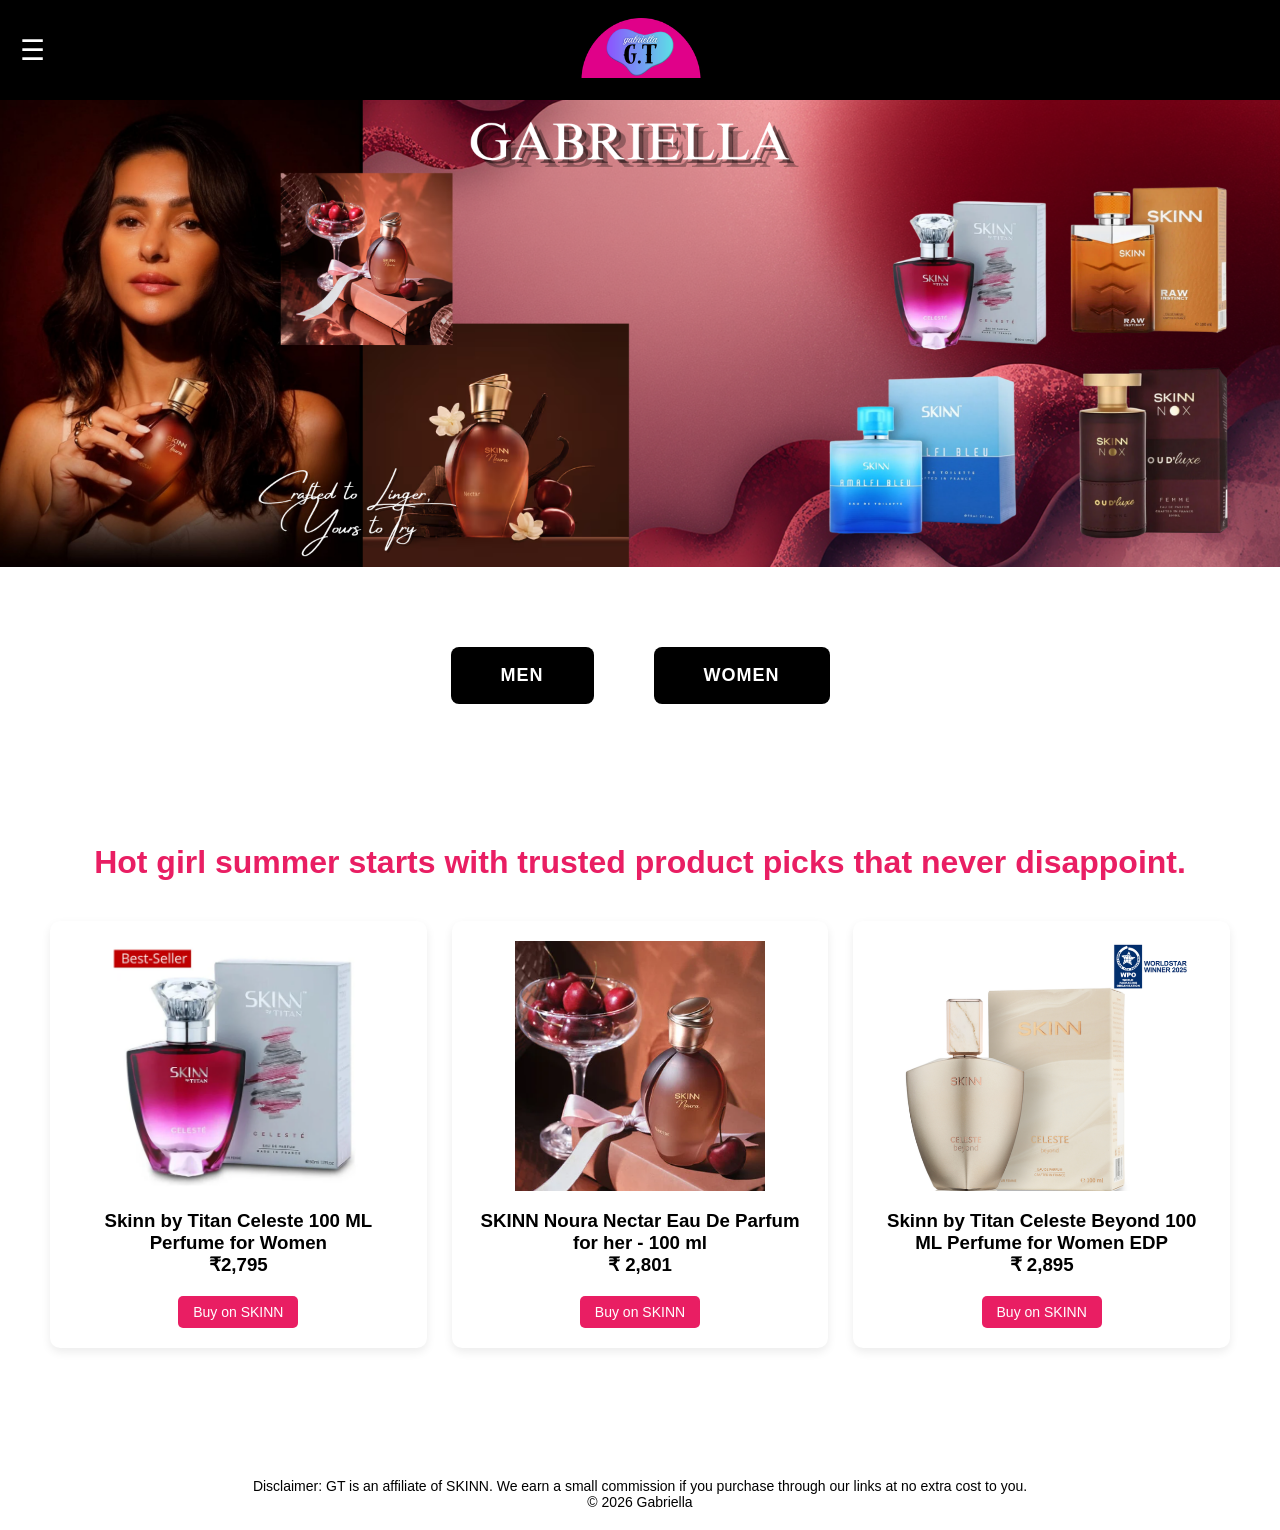
<file: about.html>
<!DOCTYPE html>
<html lang="en">
<head>
<meta charset="UTF-8">
<title>GT</title>
 <link rel="icon" type="image/png" href="favicon.png">
<meta name="viewport" content="width=device-width, initial-scale=1.0">

<style>
* { margin:0; padding:0; box-sizing:border-box; }
body { font-family: Arial, sans-serif; background:#fff; }

/* ================= TOP BAR ================= */
.topbar {
    background:#000;
    height:100px;
    display:flex;
    align-items:center;
    justify-content:center;
    position:relative;
    z-index:1001;
}

.menu-icon {
    position:absolute;
    left:20px;
    font-size:28px;
    color:white;
    cursor:pointer;
}

.logo img {
    height:60px;
    object-fit:contain;
}

/* ================= SIDE MENU ================= */
.side-menu {
    position:fixed;
    top:0;
    left:-260px;
    width:260px;
    height:100%;
    background:#000;
    display:flex;
    flex-direction:column;
    padding-top:80px;
    transition:0.4s ease;
    z-index:1002;
}

.side-menu a,
.menu-item {
    color:white;
    text-decoration:none;
    padding:15px 25px;
    font-size:18px;
    cursor:pointer;
    display:flex;
    justify-content:space-between;
    align-items:center;
}

.side-menu a:hover,
.menu-item:hover {
    background:#111;
}

/* Close button */
.close-btn {
    position:absolute;
    top:20px;
    right:20px;
    font-size:26px;
    cursor:pointer;
}

/* Submenu */
.sub-menu {
    display:none;
    flex-direction:column;
    background:#111;
}

.sub-menu a {
    padding-left:45px;
    font-size:16px;
}

/* Rotate arrow */
.rotate {
    transform:rotate(180deg);
    transition:0.3s;
}

/* ================= OVERLAY ================= */
.overlay {
    position:fixed;
    top:0;
    left:0;
    width:100%;
    height:100%;
    background:rgba(0,0,0,0.5);
    opacity:0;
    visibility:hidden;
    transition:0.3s;
    z-index:1000;
}

.overlay.active {
    opacity:1;
    visibility:visible;
}

/* ================= HERO ================= */
.hero img {
    width:100%;
    height:auto;
    display:block;
}

/* ================= PRODUCTS ================= */
.products { padding:60px 50px; text-align:center; }
.products h2 { font-size:32px; margin-bottom:40px; color:#e91e63; }

.product-grid {
    display:grid;
    grid-template-columns:repeat(auto-fit, minmax(220px, 1fr));
    gap:25px;
}

.product-card {
    background:white;
    padding:20px;
    border-radius:10px;
    box-shadow:0 4px 10px rgba(0,0,0,0.08);
    transition:0.3s;
}

.product-card:hover {
    transform:translateY(-5px);
}

.product-card img {
       width:100%;
    height:250px;
    object-fit:contain;
    
}

.product-card h3 {
    margin:15px 0 10px;
}

.product-card a {
    display:inline-block;
    margin-top:10px;
    padding:8px 15px;
    background:#e91e63;
    color:white;
    text-decoration:none;
    border-radius:5px;
    font-size:14px;
}

.product-card a:hover {
    background:#c2185b;
}

/* ================= FOOTER ================= */
footer {
    text-align:center;
    padding:20px;
    margin-top:50px;
    font-size:14px;
}
/* CATEGORY SECTION */
.categories {
    padding: 80px 20px;
    text-align: center;
}

.category-buttons {
    display: flex;
    justify-content: center;
    gap: 60px;
    flex-wrap: wrap;
}

.category-btn {
    padding: 18px 50px;
    font-size: 18px;
    font-weight: bold;
    text-decoration: none;
    background: black;
    color: white;
    border-radius: 8px;
    transition: 0.3s ease;
    letter-spacing: 1px;
}

.category-btn:hover {
    background: #e91e63;
    transform: translateY(-3px);
}
</style>
</head>

<body>

<!-- TOP BAR -->
<div class="topbar">
    <div class="menu-icon" onclick="openMenu()">☰</div>
    <div class="logo">
        <img src="smalllogo.png" alt="GT">
    </div>
</div>

<!-- OVERLAY -->
<div class="overlay" id="overlay" onclick="closeMenu()"></div>

<!-- SIDE MENU -->
<div class="side-menu" id="sideMenu">

    <div class="close-btn" onclick="closeMenu()">×</div>

    <a href="about.html">Home</a>
 <a href="index1.html">Index</a>
    <div class="menu-item" onclick="toggleShop()">
        Shop 
        <span id="arrow">▾</span>
    </div>

    <div class="sub-menu" id="shopSubMenu">
        <a href="MEN.html">MEN</a>
        <a href="WOMEN.html">WOMEN</a>
       
    </div>

    <a href="#">Contact</a>
</div>

<!-- HERO -->
<section class="hero">
    <img src="logo1.png" alt="Beauty Banner">
</section>
<!-- CATEGORY BUTTONS -->
<section class="categories">
    <div class="category-buttons">
        <a href="MEN.html" class="category-btn">MEN</a>
        <a href="WOMEN.html" class="category-btn">WOMEN</a>
       
    </div>
</section>

<!-- PRODUCTS -->
<section class="products">
  <h2>Hot girl summer starts with trusted product picks that never disappoint.</h2>
    <div class="product-grid">

        <div class="product-card">
            <img src="ip.PNG" alt="perfume">
            <h3>Skinn by Titan Celeste 100 ML Perfume for Women<br> ₹2,795</h3>
            <a href="https://www.skinn.in/product/skinn-by-titan-celeste-100-ml-perfume-for-women-edp-fclw01pc.html" target="_blank" rel="nofollow noopener">Buy on SKINN</a>
        </div>

        <div class="product-card">
            <img src="ip2.PNG" alt="perfume">
            <h3>SKINN Noura Nectar Eau De Parfum for her - 100 ml<br> ₹ 2,801 </h3>
            <a href="https://www.skinn.in/product/skinn-noura-nectar-eau-de-parfum-for-her---100-ml-fnrw03pc.html" target="_blank" rel="nofollow noopener">Buy on SKINN</a>
        </div>

        <div class="product-card">
            <img src="ip3.PNG" alt="perfume">
            <h3>Skinn by Titan Celeste Beyond 100 ML Perfume for Women EDP<br>₹ 2,895  </h3>
            <a href="https://www.skinn.in/product/skinn-by-titan-celeste-beyond-100-ml-perfume-for-women-edp-fcfw02pc.html" target="_blank" rel="nofollow noopener">Buy on SKINN</a>
        </div>

    </div>
</section>

<footer>
<p>Disclaimer: GT is an affiliate of SKINN. 
We earn a small commission if you purchase through our links at no extra cost to you.</p>
© 2026 Gabriella 
</footer>

<script>
function openMenu() {
    document.getElementById("sideMenu").style.left = "0";
    document.getElementById("overlay").classList.add("active");
}

function closeMenu() {
    document.getElementById("sideMenu").style.left = "-260px";
    document.getElementById("overlay").classList.remove("active");
}

function toggleShop() {
    var submenu = document.getElementById("shopSubMenu");
    var arrow = document.getElementById("arrow");

    if (submenu.style.display === "flex") {
        submenu.style.display = "none";
        arrow.classList.remove("rotate");
    } else {
        submenu.style.display = "flex";
        arrow.classList.add("rotate");
    }
}
</script>

</body>
</html>
</file>
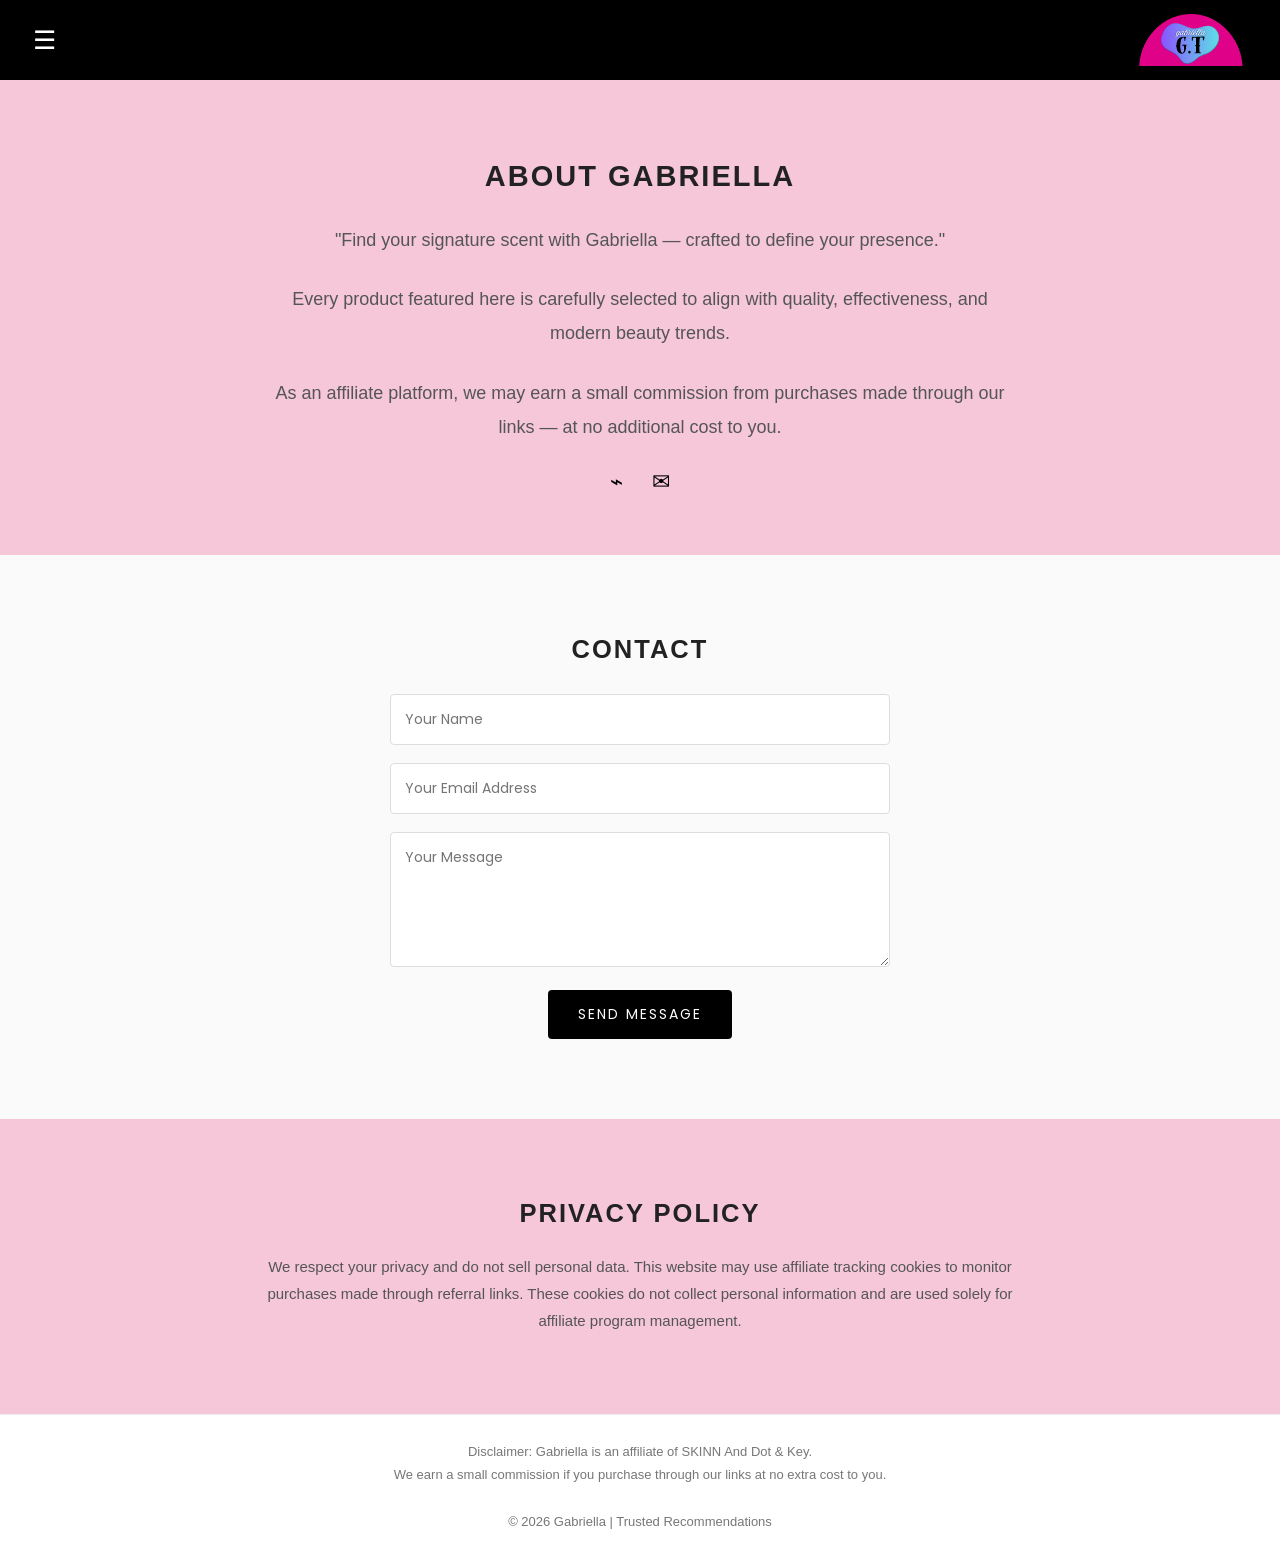
<file: About.html>
<!DOCTYPE html>
<html lang="en">
<head>
<meta charset="UTF-8">
<title>About | Gabriella</title>
<link rel="icon" type="image/png" href="favicon.png?v=1">
<meta name="viewport" content="width=device-width, initial-scale=1.0">
<link href="https://fonts.googleapis.com/css2?family=Poppins:wght@300;400;600&display=swap" rel="stylesheet">

<style>
* { margin: 0; padding: 0; box-sizing: border-box; }

body {
    font-family: 'Lato', sans-serif;
    background: #f5c7d9;
    font-size: 17px;
    color: #222;
}

.topbar {
    background: #000;
    height: 80px;
    display: flex;
    align-items: center;
    justify-content: space-between;
    padding: 0 25px;
    position: relative;
    z-index: 1001;
    width: 100%;
}

.topbar-left {
    display: flex;
    align-items: center;
    gap: 18px;
}

.menu-icon {
    font-size: 26px;
    color: white;
    cursor: pointer;
    padding: 8px;
    line-height: 1;
    flex-shrink: 0;
}

.topbar .logo img {
    height: 52px;
    object-fit: contain;
    display: block;
}

.side-menu {
    position: fixed;
    top: 0;
    left: -270px;
    width: 260px;
    height: 100%;
    background: #000;
    display: flex;
    flex-direction: column;
    padding-top: 75px;
    transition: 0.4s ease;
    z-index: 1002;
    overflow-y: auto;
}

.side-menu a {
    color: white;
    text-decoration: none;
    padding: 16px 28px;
    font-size: 16px;
    font-family: 'Poppins', sans-serif;
    letter-spacing: 1px;
    display: block;
    border-bottom: 1px solid #1a1a1a;
    transition: background 0.2s;
}

.side-menu a:hover { background: #111; }

.side-menu .close-btn {
    position: absolute;
    top: 20px;
    right: 20px;
    font-size: 28px;
    cursor: pointer;
    color: white;
    padding: 5px;
    line-height: 1;
    background: none;
    border: none;
}

.overlay {
    position: fixed;
    top: 0; left: 0;
    width: 100%; height: 100%;
    background: rgba(0,0,0,0.5);
    opacity: 0;
    visibility: hidden;
    transition: 0.3s;
    z-index: 1000;
}
.overlay.active { opacity: 1; visibility: visible; }

.about-section {
    padding: 80px 20px 60px;
    max-width: 800px;
    margin: auto;
    text-align: center;
}

.about-section h1 {
    font-weight: 600;
    font-size: 29px;
    margin-bottom: 30px;
    letter-spacing: 2px;
}

.about-section p {
    font-weight: 300;
    font-size: 18px;
    line-height: 1.9;
    margin-bottom: 25px;
    color: #555;
}

.social-icons { margin-top: 25px; }

.social-icons a {
    margin: 0 12px;
    font-size: 22px;
    color: #000;
    transition: 0.3s;
    text-decoration: none;
}

.social-icons a:hover { color: #e91e63; }

.contact-section {
    padding: 80px 20px;
    background: #fafafa;
    text-align: center;
}

.contact-section h2 {
    font-weight: 600;
    margin-bottom: 30px;
    letter-spacing: 2px;
}

.contact-form { max-width: 500px; margin: auto; }

.contact-form input,
.contact-form textarea {
    width: 100%;
    padding: 14px;
    margin-bottom: 18px;
    border: 1px solid #ddd;
    font-family: 'Poppins', sans-serif;
    font-size: 14px;
    border-radius: 4px;
    outline: none;
    transition: border-color 0.2s;
}

.contact-form input:focus,
.contact-form textarea:focus { border-color: #e91e63; }

.contact-form button {
    padding: 14px 30px;
    background: #000;
    color: #fff;
    border: none;
    letter-spacing: 2px;
    cursor: pointer;
    transition: 0.3s;
    font-family: 'Poppins', sans-serif;
    font-size: 14px;
    border-radius: 4px;
}

.contact-form button:hover { background: #e91e63; }

.privacy-section {
    padding: 80px 20px;
    max-width: 800px;
    margin: auto;
    text-align: center;
}

.privacy-section h2 {
    margin-bottom: 25px;
    font-weight: 600;
    letter-spacing: 2px;
}

.privacy-section p {
    font-size: 15px;
    line-height: 1.8;
    color: #555;
}

footer {
    text-align: center;
    padding: 25px 20px;
    font-size: 13px;
    background: #fff;
    border-top: 1px solid #eee;
    color: #777;
    line-height: 1.8;
}

@media (max-width: 768px) {
    .topbar { height: 68px; }
    .topbar .logo img { height: 44px; }
    .about-section { padding: 60px 20px 50px; }
    .about-section h1 { font-size: 24px; }
    .about-section p { font-size: 16px; }
}

@media (max-width: 480px) {
    .topbar { height: 60px; padding: 0 15px; }
    .topbar .logo img { height: 38px; }
    .menu-icon { font-size: 22px; }
    .about-section { padding: 50px 15px 40px; }
    .about-section h1 { font-size: 20px; }
    .contact-section { padding: 50px 15px; }
    .privacy-section { padding: 50px 15px; }
}
</style>
</head>
<body>

<div class="topbar">
    <div class="topbar-left">
        <div class="menu-icon" onclick="openMenu()">☰</div>
    </div>
    <div class="logo">
        <a href="index.html">
            <img src="smalllogo.png" alt="Gabriella Logo">
        </a>
    </div>
</div>

<div class="overlay" id="overlay" onclick="closeMenu()"></div>

<div class="side-menu" id="sideMenu">
    <button class="close-btn" onclick="closeMenu()">×</button>
    <a href="index.html">Home</a>
    <a href="About.html">About</a>
    <a href="skinn.html">SKINN</a>
    <a href="DK.html">Dot &amp; Key</a>
    <a href="contact.html">Contact</a>
</div>

<section class="about-section">
    <h1>ABOUT GABRIELLA</h1>
    <p>"Find your signature scent with Gabriella — crafted to define your presence."</p>
    <p>Every product featured here is carefully selected to align with quality, effectiveness, and modern beauty trends.</p>
    <p>As an affiliate platform, we may earn a small commission from purchases made through our links — at no additional cost to you.</p>
    <div class="social-icons">
        <a href="https://www.instagram.com/gabriella.curates/" target="_blank" title="Instagram">⌁</a>
        <a href="#contact" title="Contact">✉</a>
    </div>
</section>

<section class="contact-section" id="contact">
    <h2>CONTACT</h2>
    <form class="contact-form" action="mailto:gabriella.curates@gmail.com" method="POST" enctype="text/plain">
        <input type="text" placeholder="Your Name" required>
        <input type="email" placeholder="Your Email Address" required>
        <textarea rows="5" placeholder="Your Message"></textarea>
        <button type="submit">SEND MESSAGE</button>
    </form>
</section>

<section class="privacy-section">
    <h2>PRIVACY POLICY</h2>
    <p>We respect your privacy and do not sell personal data. This website may use affiliate tracking cookies to monitor purchases made through referral links. These cookies do not collect personal information and are used solely for affiliate program management.</p>
</section>

<footer>
    Disclaimer: Gabriella is an affiliate of SKINN And Dot &amp; Key.<br>
    We earn a small commission if you purchase through our links at no extra cost to you.
    <br><br>
    © 2026 Gabriella | Trusted Recommendations
</footer>

<script>
function openMenu() {
    document.getElementById("sideMenu").style.left = "0";
    document.getElementById("overlay").classList.add("active");
    document.body.style.overflow = "hidden";
}

function closeMenu() {
    document.getElementById("sideMenu").style.left = "-270px";
    document.getElementById("overlay").classList.remove("active");
    document.body.style.overflow = "";
}

document.addEventListener("keydown", function(e) {
    if (e.key === "Escape") closeMenu();
});
</script>

</body>
</html>
</file>
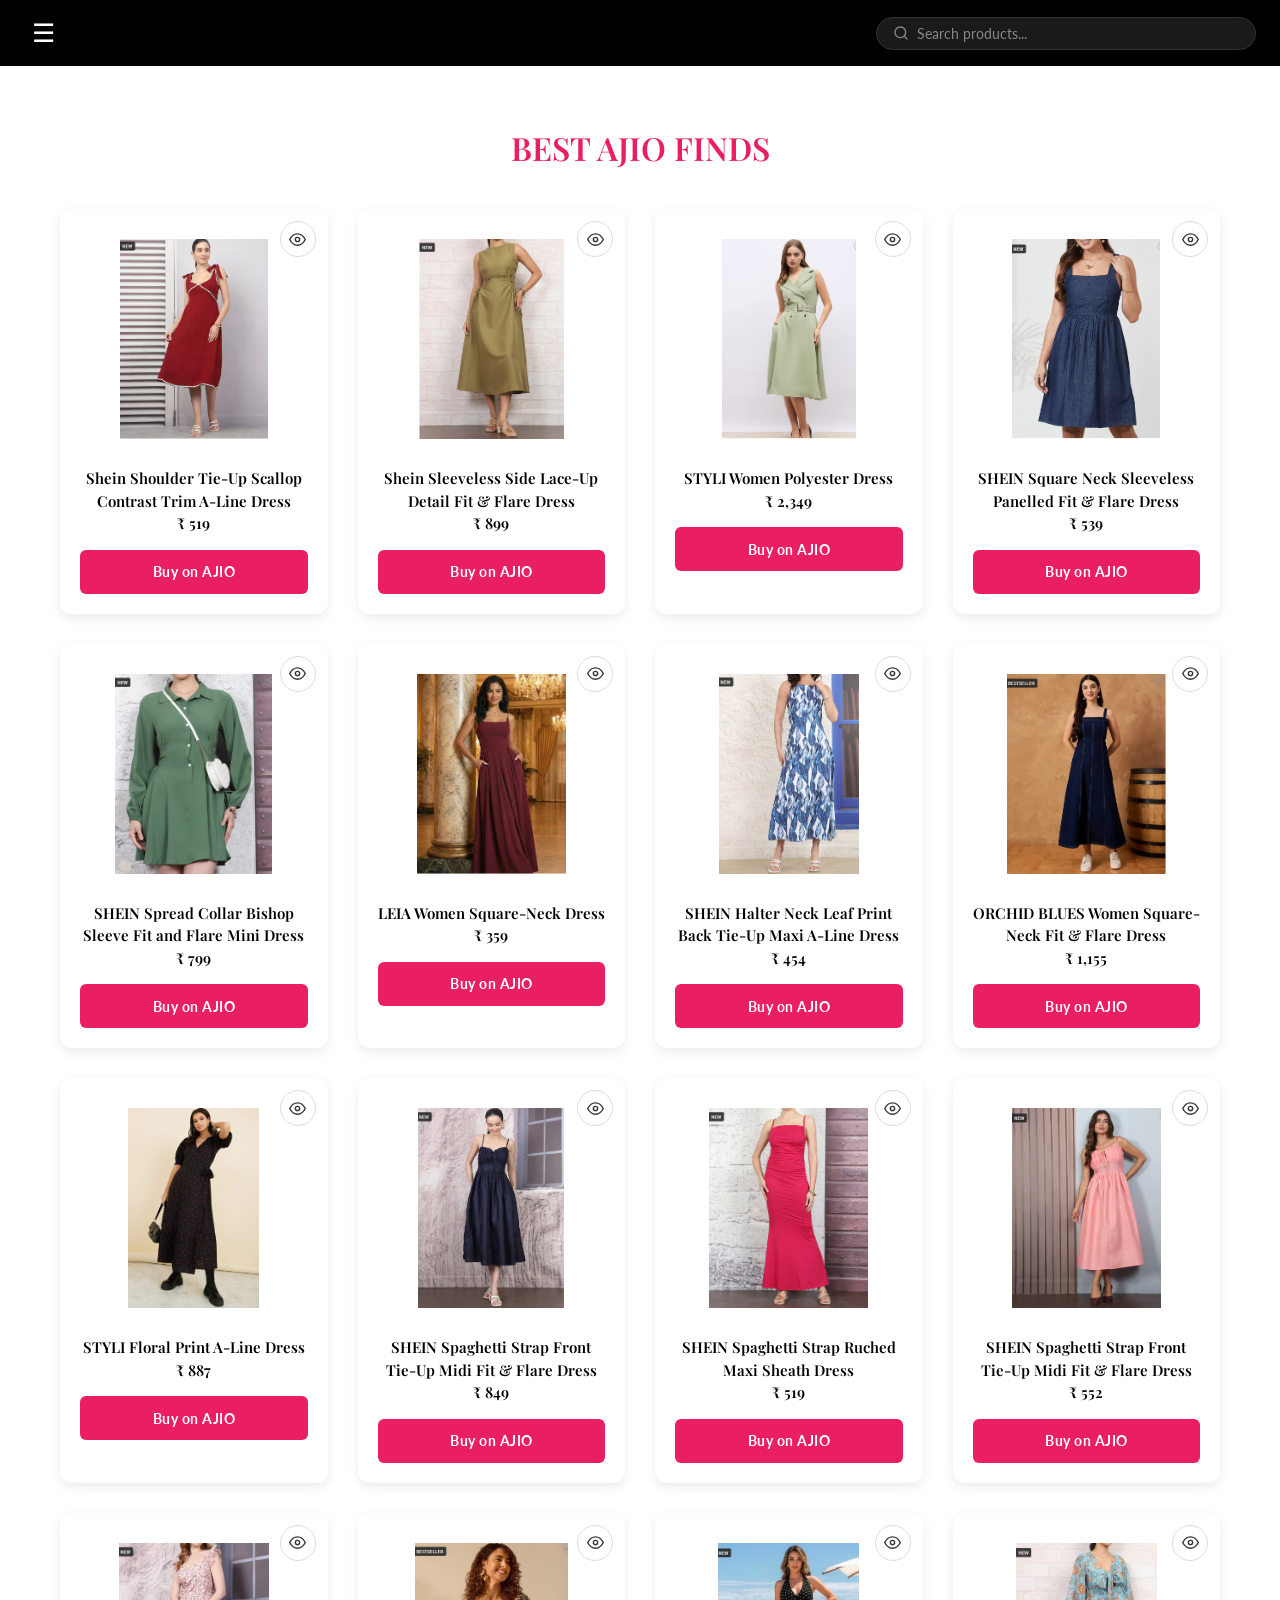
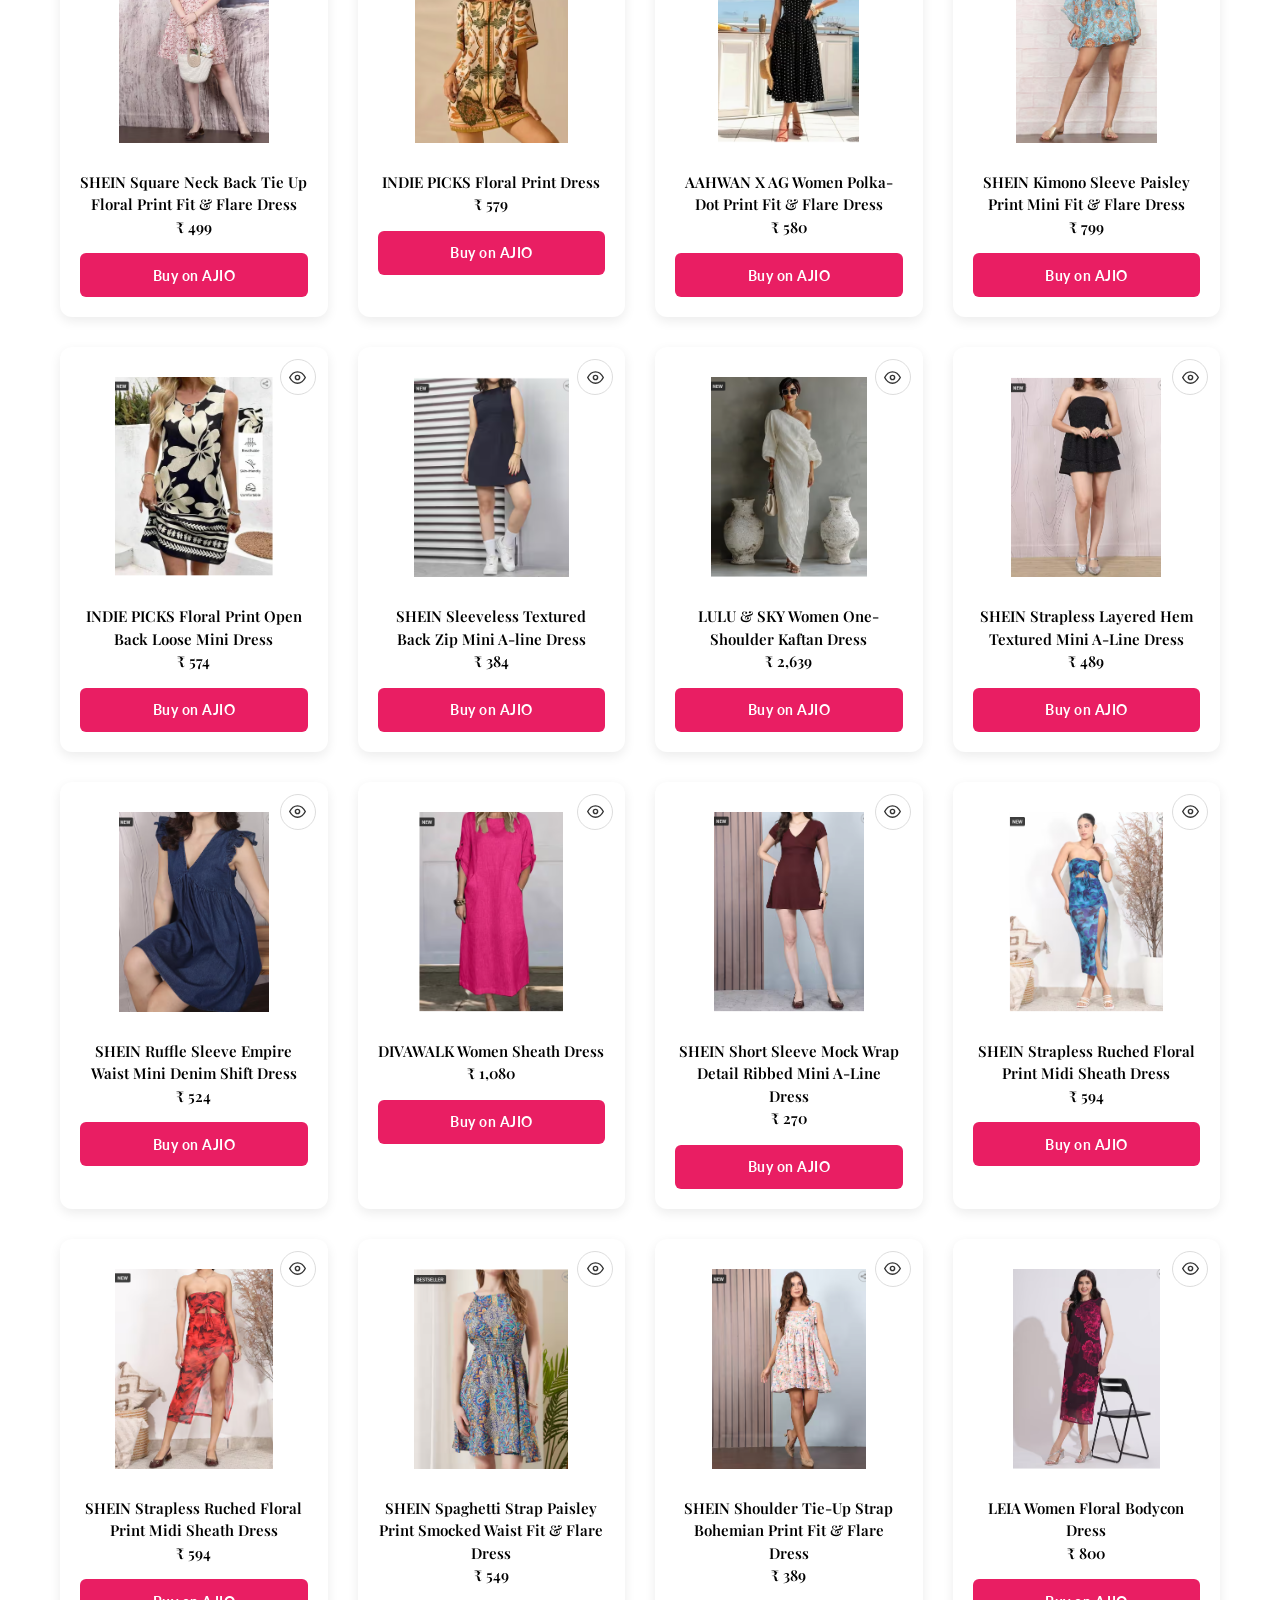
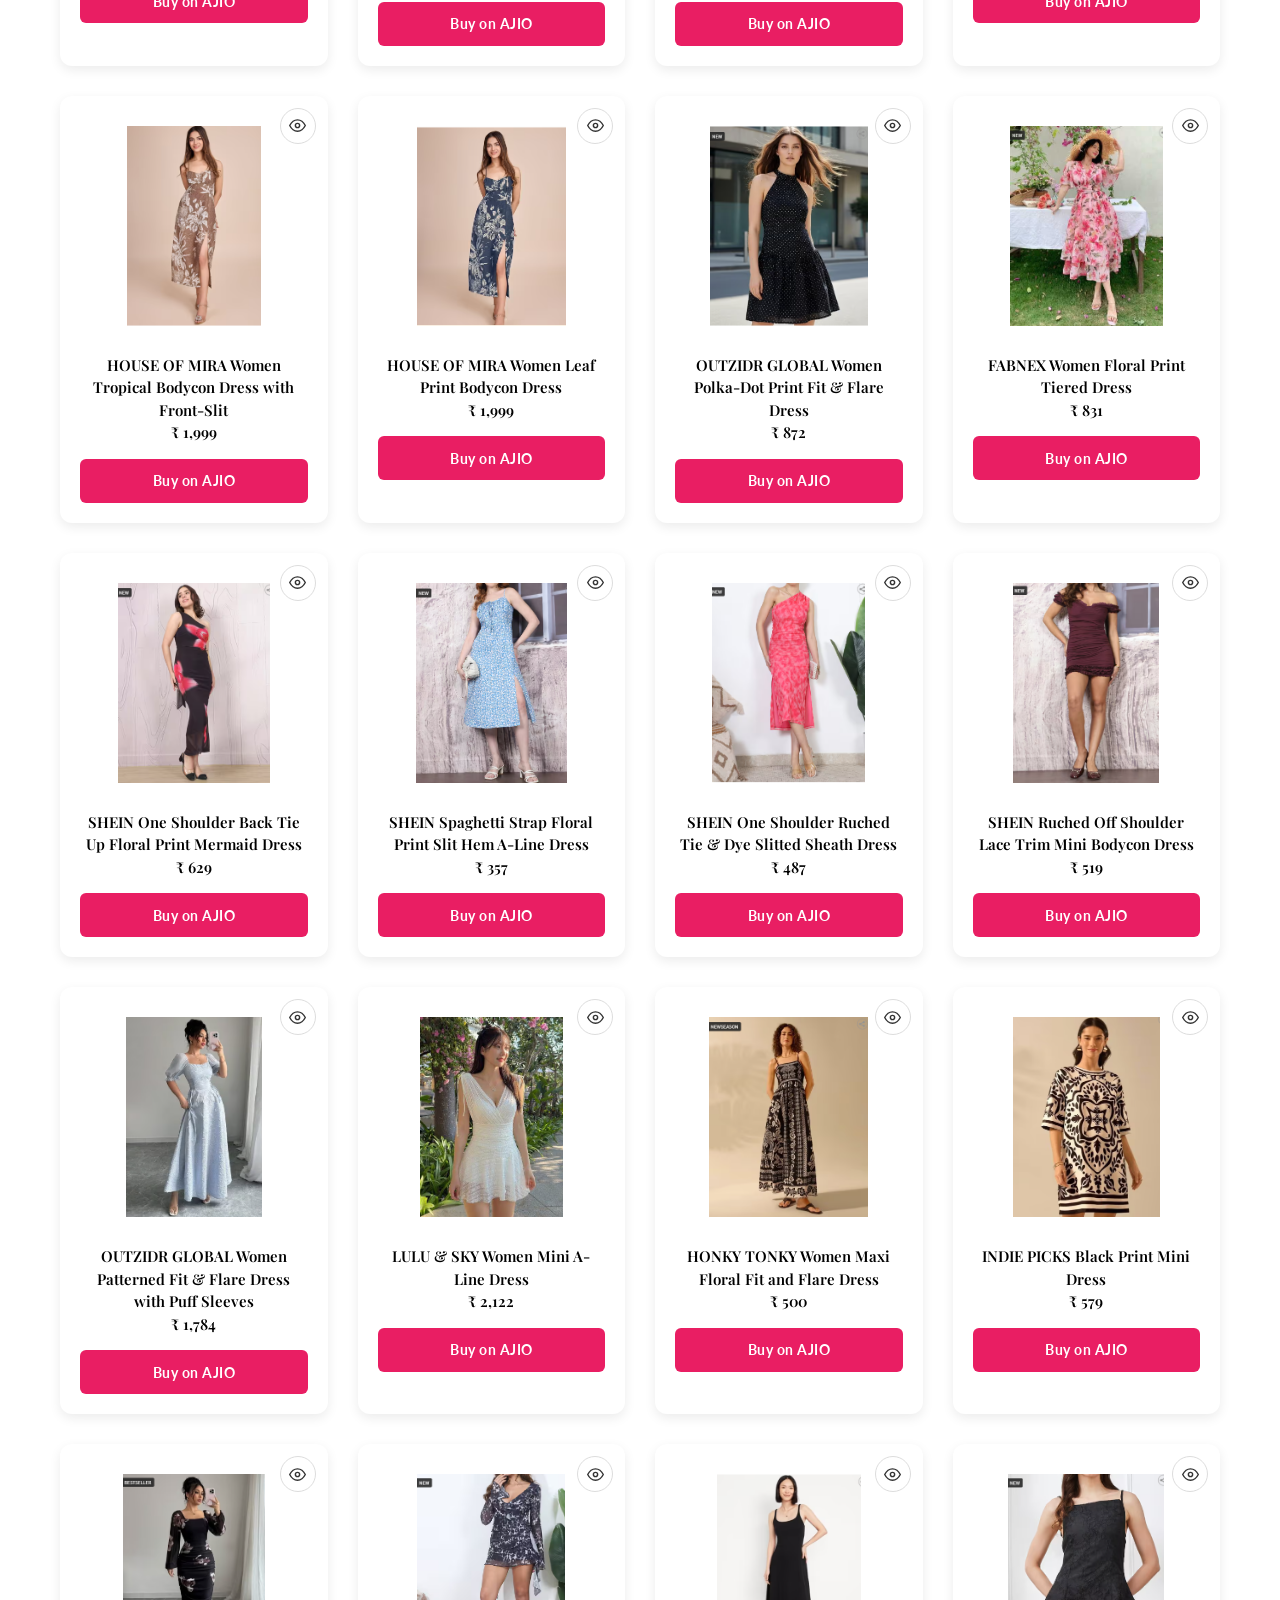
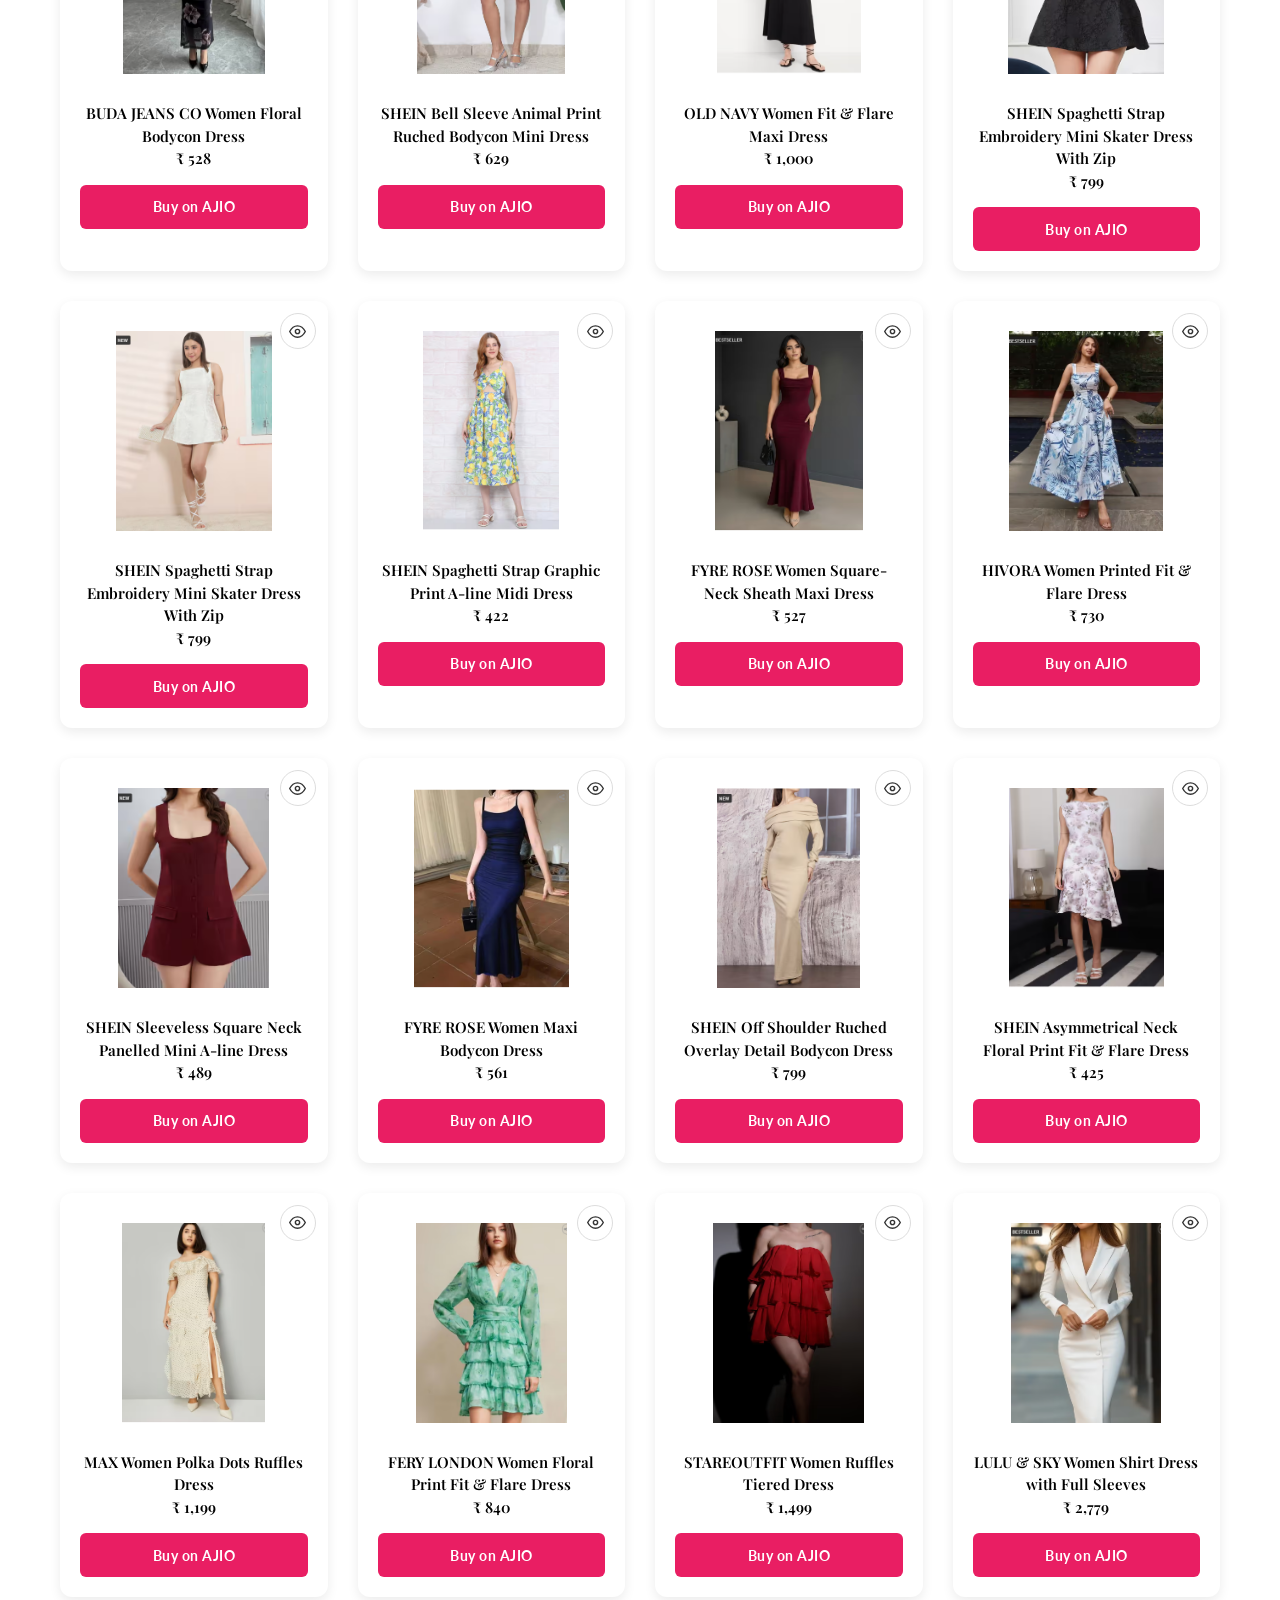
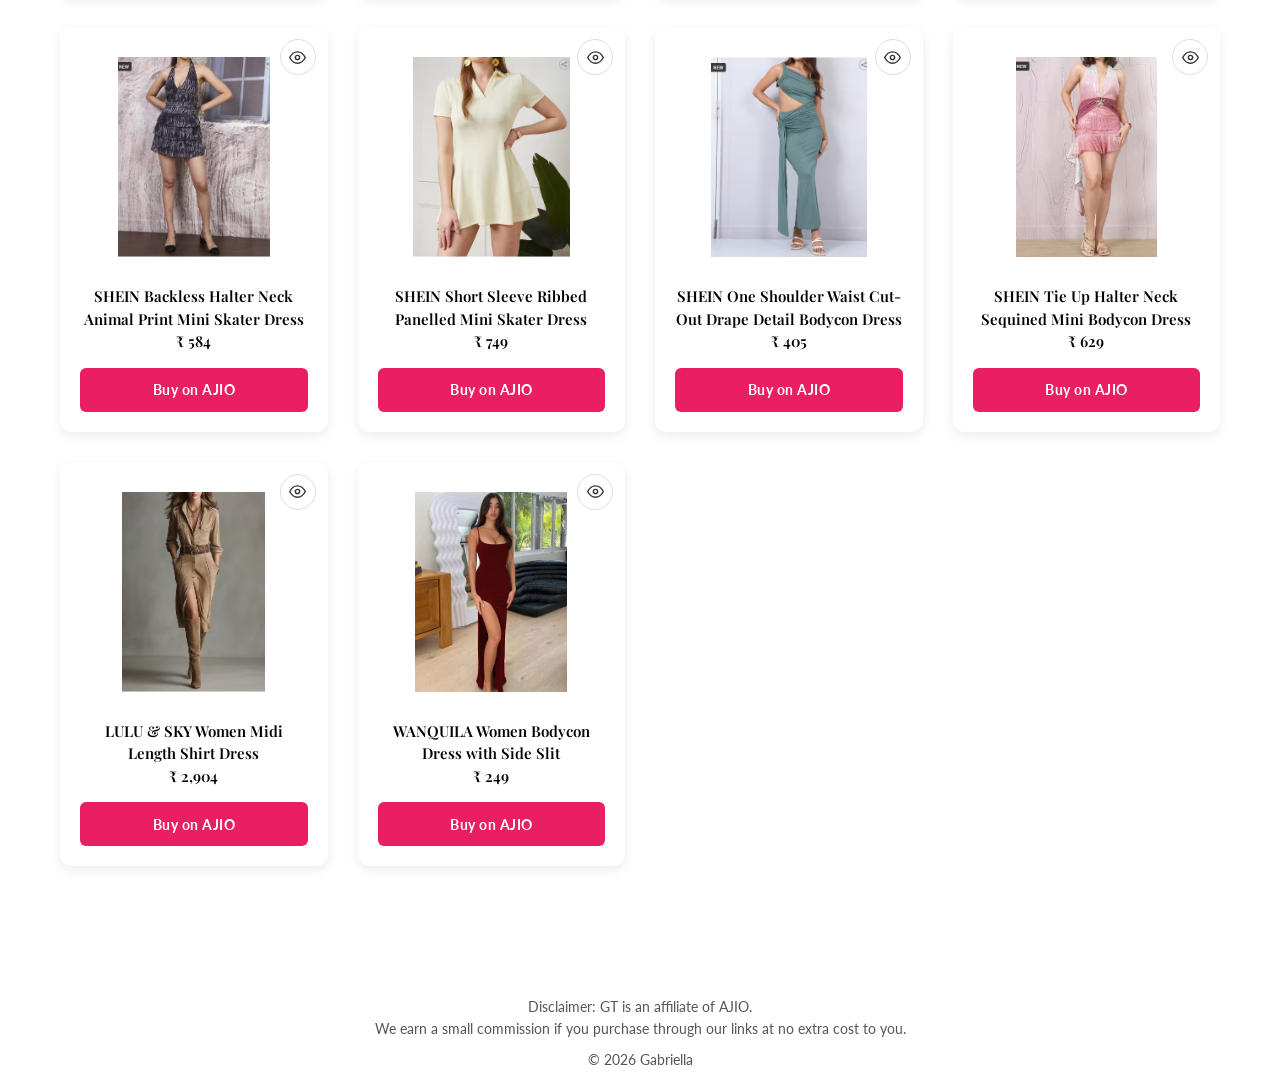
<file: ajio.html>
<!DOCTYPE html>
<html lang="en">
<head>
    <meta charset="UTF-8">
    <title> AJIO | GT</title>
    <link rel="icon" type="image/png" href="favicon.png?v=1">
    <meta name="viewport" content="width=device-width, initial-scale=1.0">
    <link href="https://fonts.googleapis.com/css2?family=Playfair+Display:wght@400;600;700&family=Lato:wght@300;400;700&display=swap" rel="stylesheet">
    <style>
        * { margin: 0; padding: 0; box-sizing: border-box; }
        body { font-family: 'Lato', sans-serif; }
        .navbar { background: #000; padding: 14px 24px; display: flex; align-items: center; justify-content: space-between; position: relative; z-index: 1001; gap: 14px; }
        .menu-icon { font-size: 26px; color: white; cursor: pointer; padding: 6px 8px; flex-shrink: 0; line-height: 1; background: none; border: none; }
        .menu-icon:hover { color: #e91e63; }
        .search-wrap { display: flex; align-items: center; background: #1a1a1a; border: 1.5px solid #333; border-radius: 30px; padding: 7px 16px; gap: 8px; flex: 1; max-width: 380px; margin-left: auto; transition: border-color 0.2s; }
        .search-wrap:focus-within { border-color: #e91e63; }
        .search-wrap svg { flex-shrink: 0; }
        .search-input { background: none; border: none; outline: none; color: white; font-size: 14px; font-family: 'Lato', sans-serif; width: 100%; }
        .search-input::placeholder { color: #888; }
        .search-results { display: none; position: absolute; top: calc(100% + 6px); right: 0; width: 320px; background: #fff; border-radius: 10px; box-shadow: 0 8px 30px rgba(0,0,0,0.18); z-index: 2000; overflow: hidden; }
        .search-results.open { display: block; }
        .search-result-item { display: flex; align-items: center; gap: 12px; padding: 11px 16px; cursor: pointer; border-bottom: 1px solid #f5f5f5; text-decoration: none; color: #111; transition: background 0.15s; font-family: 'Lato', sans-serif; }
        .search-result-item:last-child { border-bottom: none; }
        .search-result-item:hover { background: #fce4ec; }
        .search-result-item img { width: 42px; height: 42px; object-fit: contain; background: #f7f7f7; border-radius: 6px; flex-shrink: 0; }
        .search-result-name { font-size: 13px; font-weight: 600; line-height: 1.35; }
        .search-result-price { font-size: 12px; color: #e91e63; margin-top: 2px; }
        .search-no-result { padding: 16px; font-size: 13px; color: #888; text-align: center; font-family: 'Lato', sans-serif; }
        .overlay { position: fixed; top: 0; left: 0; width: 100%; height: 100%; background: rgba(0,0,0,0.5); opacity: 0; visibility: hidden; transition: 0.3s; z-index: 1000; }
        .overlay.active { opacity: 1; visibility: visible; }
        .side-menu { position: fixed; top: 0; left: -270px; width: 260px; height: 100%; background: #000; display: flex; flex-direction: column; padding-top: 70px; transition: 0.35s cubic-bezier(.4,0,.2,1); z-index: 1002; overflow-y: auto; }
        .side-menu.open { left: 0; }
        .side-menu a, .side-menu .menu-item { color: white; text-decoration: none; padding: 14px 24px; font-size: 16px; font-family: 'Lato', sans-serif; cursor: pointer; display: flex; justify-content: space-between; align-items: center; min-height: 48px; border-bottom: 1px solid #111; }
        .side-menu a:hover, .side-menu .menu-item:hover { background: #181818; color: #e91e63; }
        .side-menu .close-btn { position: absolute; top: 16px; right: 16px; font-size: 28px; cursor: pointer; color: white; padding: 6px; line-height: 1; background: none; border: none; }
        .side-menu .close-btn:hover { color: #e91e63; }
        .side-sub-menu { display: none; flex-direction: column; background: #111; }
        .side-sub-menu a { padding-left: 44px; font-size: 15px; border-bottom: 1px solid #1a1a1a; }
        #sideArrow { transition: transform 0.3s; display: inline-block; }
        #sideArrow.rotate { transform: rotate(180deg); }
        .page-title { text-align: center; margin: 60px 0 40px; font-size: 32px; color: #e91e63; font-family: 'Playfair Display', serif; font-weight: 600; }
        .product-grid { display: grid; grid-template-columns: repeat(auto-fit, minmax(230px, 1fr)); gap: 30px; padding: 0 60px 80px; }
        .product-card { background: white; padding: 20px; border-radius: 12px; box-shadow: 0 4px 12px rgba(0,0,0,0.08); text-align: center; transition: 0.3s; position: relative; }
        .product-card:hover { transform: translateY(-5px); box-shadow: 0 6px 18px rgba(0,0,0,0.15); }
        .product-card img { width: 100%; height: 220px; object-fit: contain; background: #fff; padding: 10px; }
        .product-card h3 { margin-top: 15px; font-size: 15px; font-family: 'Playfair Display', serif; font-weight: 600; line-height: 1.5; }
        .buy-btn { display: inline-flex; align-items: center; justify-content: center; margin-top: 15px; padding: 10px 20px; background: #e91e63; color: white; text-decoration: none; border-radius: 6px; font-size: 14px; font-family: 'Lato', sans-serif; font-weight: 700; letter-spacing: 0.5px; min-height: 44px; width: 100%; transition: 0.3s; }
        .buy-btn:hover { background: #c2185b; }
        .eye-btn { position: absolute; top: 12px; right: 12px; width: 36px; height: 36px; background: rgba(255,255,255,0.95); border: 1.5px solid #ddd; border-radius: 50%; cursor: pointer; display: flex; align-items: center; justify-content: center; transition: 0.2s; z-index: 2; }
        .eye-btn:hover { background: #e91e63; border-color: #e91e63; }
        .eye-btn:hover svg path, .eye-btn:hover svg circle { stroke: white; }
        .eye-btn svg { width: 17px; height: 17px; }
        .popup-overlay { display: none; position: fixed; top: 0; left: 0; width: 100%; height: 100%; background: rgba(0,0,0,0.65); z-index: 2000; align-items: center; justify-content: center; padding: 20px; }
        .popup-overlay.open { display: flex; }
        .popup-box { background: white; border-radius: 14px; width: 100%; max-width: 420px; max-height: 90vh; overflow-y: auto; position: relative; animation: popIn 0.22s ease; }
        @keyframes popIn { from { transform: scale(0.93); opacity:0; } to { transform: scale(1); opacity:1; } }
        .popup-close { position: absolute; top: 12px; right: 16px; font-size: 26px; cursor: pointer; color: #555; z-index: 10; line-height: 1; background: none; border: none; }
        .popup-close:hover { color: #e91e63; }
        .slider-wrap { position: relative; background: #f7f7f7; border-radius: 14px 14px 0 0; overflow: hidden; }
        .slides { display: flex; transition: transform 0.32s ease; }
        .slides img { min-width: 100%; height: 280px; object-fit: contain; padding: 20px; background: #f7f7f7; }
        .slider-arrow { position: absolute; top: 50%; transform: translateY(-50%); background: rgba(255,255,255,0.92); border: none; border-radius: 50%; width: 34px; height: 34px; font-size: 20px; cursor: pointer; display: flex; align-items: center; justify-content: center; color: #333; transition: 0.2s; z-index: 5; }
        .slider-arrow:hover { background: #e91e63; color: white; }
        .slider-arrow.prev { left: 10px; }
        .slider-arrow.next { right: 10px; }
        .slider-dots { display: flex; justify-content: center; gap: 7px; padding: 10px 0 6px; background: #f7f7f7; }
        .dot { width: 8px; height: 8px; border-radius: 50%; background: #ccc; cursor: pointer; transition: 0.2s; }
        .dot.active { background: #e91e63; }
        .new-badge { position: absolute; top: 14px; left: 14px; background: #e91e63; color: white; font-size: 11px; font-weight: bold; padding: 4px 10px; border-radius: 4px; z-index: 5; font-family: 'Lato', sans-serif; letter-spacing: 1px; }
        .popup-details { padding: 18px 22px 24px; font-family: 'Lato', sans-serif; }
        .popup-details .sku { font-size: 12px; color: #999; margin-bottom: 5px; }
        .popup-details h2 { font-size: 17px; font-weight: bold; color: #111; margin-bottom: 10px; line-height: 1.45; font-family: 'Playfair Display', serif; }
        .popup-stars { font-size: 17px; margin-bottom: 13px; letter-spacing: 1px; }
        .star-filled { color: #f5a623; }
        .star-empty { color: #ddd; }
        .popup-price { display: flex; align-items: center; gap: 10px; flex-wrap: wrap; margin-bottom: 3px; }
        .popup-price .offer { font-size: 22px; font-weight: bold; color: #111; }
        .popup-price .mrp { font-size: 14px; color: #aaa; text-decoration: line-through; }
        .popup-price .discount { font-size: 12px; background: #f0f0f0; color: #666; padding: 3px 10px; border-radius: 20px; }
        .popup-tax { font-size: 12px; color: #999; margin-bottom: 15px; }
        .popup-desc { font-size: 14px; color: #444; line-height: 1.65; margin-bottom: 16px; border-top: 1px solid #f0f0f0; padding-top: 14px; }
        .size-label { font-size: 13px; font-weight: bold; color: #333; margin-bottom: 8px; }
        .size-box { display: inline-block; border: 1.5px solid #333; padding: 8px 22px; border-radius: 6px; font-size: 14px; color: #333; margin-bottom: 18px; }
        .popup-buy-btn { display: block; width: 100%; padding: 14px; background: #e91e63; color: white; text-align: center; text-decoration: none; border-radius: 8px; font-size: 15px; font-family: 'Lato', sans-serif; font-weight: bold; letter-spacing: 1px; transition: 0.3s; min-height: 50px; line-height: 1.4; }
        .popup-buy-btn:hover { background: #c2185b; }
        footer { text-align: center; padding: 20px 15px; margin-top: 30px; font-size: 14px; line-height: 1.6; font-family: 'Lato', sans-serif; color: #555; }
        @media (max-width: 768px) { .page-title { font-size: 24px; margin: 40px 0 25px; } .product-grid { grid-template-columns: 1fr 1fr; gap: 20px; padding: 0 20px 60px; } .product-card img { height: 180px; } .product-card h3 { font-size: 13px; } .buy-btn { font-size: 13px; padding: 8px 14px; } .slides img { height: 240px; } .search-wrap { max-width: 220px; } }
        @media (max-width: 480px) { .navbar { padding: 12px 14px; } .search-wrap { max-width: 180px; padding: 6px 12px; } .page-title { font-size: 20px; margin: 30px 0 20px; } .product-grid { grid-template-columns: 1fr; gap: 15px; padding: 0 15px 50px; } .product-card { padding: 15px; } .product-card img { height: 200px; } .product-card h3 { font-size: 14px; } footer { font-size: 12px; } .popup-overlay { align-items: flex-end; padding: 0; } .popup-box { max-width: 100%; border-radius: 18px 18px 0 0; } .slides img { height: 210px; } .search-results { width: 260px; right: -10px; } }
    </style>
    <script async src="https://pagead2.googlesyndication.com/pagead/js/adsbygoogle.js?client=ca-pub-3657288243299462"
     crossorigin="anonymous"></script>
</head>
    <script src="https://pl29332903.profitablecpmratenetwork.com/76/db/ac/76dbace730e06d8081721a8b1147a931.js"></script>

<body>
<div class="navbar">
    <button class="menu-icon" onclick="openMenu()" aria-label="Open menu">&#9776;</button>
    <div class="search-wrap" style="position:relative;">
        <svg width="16" height="16" viewBox="0 0 24 24" fill="none"><circle cx="11" cy="11" r="8" stroke="#888" stroke-width="2"/><path d="M21 21l-4.35-4.35" stroke="#888" stroke-width="2" stroke-linecap="round"/></svg>
        <input class="search-input" id="searchInput" type="text" placeholder="Search products..." autocomplete="off" oninput="handleSearch(this.value)" onfocus="handleSearch(this.value)">
        <div class="search-results" id="searchResults"></div>
    </div>
</div>
<div class="overlay" id="overlay" onclick="closeMenu()"></div>
<div class="side-menu" id="sideMenu">
    <button class="close-btn" onclick="closeMenu()" aria-label="Close menu">&times;</button>
    <a href="index.html">Home</a>
    <a href="skinn.html">SKINN</a>
    <a href="DK.html">Dot&Key</a>
    <a href="tira.html">Tira Beauty</a>
    <a href="About.html">About</a>
    <a href="contact.html">Contact</a>
</div>
<h1 class="page-title"> BEST AJIO FINDS</h1>
<div class="product-grid">

    <div class="product-card">
        <button class="eye-btn" onclick="openPopup(0)" aria-label="Quick view"><svg viewBox="0 0 24 24" fill="none"><path d="M1 12s4-8 11-8 11 8 11 8-4 8-11 8-11-8-11-8z" stroke="#333" stroke-width="2" stroke-linecap="round" stroke-linejoin="round"/><circle cx="12" cy="12" r="3" stroke="#333" stroke-width="2"/></svg></button>
        <img src="a1.PNG" alt="Shein Shoulder Tie-Up Scallop Contrast Trim A-Line Dress">
        <h3>Shein Shoulder Tie-Up Scallop Contrast Trim A-Line Dress<br>&#8377; 519</h3>
        <a href="https://ajiio.co/kFXZem" class="buy-btn">Buy on AJIO</a>
    </div>
    <div class="product-card">
        <button class="eye-btn" onclick="openPopup(1)" aria-label="Quick view"><svg viewBox="0 0 24 24" fill="none"><path d="M1 12s4-8 11-8 11 8 11 8-4 8-11 8-11-8-11-8z" stroke="#333" stroke-width="2" stroke-linecap="round" stroke-linejoin="round"/><circle cx="12" cy="12" r="3" stroke="#333" stroke-width="2"/></svg></button>
        <img src="a2.PNG" alt="Shein Sleeveless Side Lace-Up Detail Fit & Flare Dress">
        <h3>Shein Sleeveless Side Lace-Up Detail Fit &amp; Flare Dress<br>&#8377; 899</h3>
        <a href="https://ajiio.co/3A0kj8" class="buy-btn">Buy on AJIO</a>
    </div>
    <div class="product-card">
        <button class="eye-btn" onclick="openPopup(2)" aria-label="Quick view"><svg viewBox="0 0 24 24" fill="none"><path d="M1 12s4-8 11-8 11 8 11 8-4 8-11 8-11-8-11-8z" stroke="#333" stroke-width="2" stroke-linecap="round" stroke-linejoin="round"/><circle cx="12" cy="12" r="3" stroke="#333" stroke-width="2"/></svg></button>
        <img src="a3.PNG" alt="STYLI Women Polyester Dress">
        <h3>STYLI Women Polyester Dress<br>&#8377; 2,349</h3>
        <a href="https://ajiio.co/taErcw" class="buy-btn">Buy on AJIO</a>
    </div>
    <div class="product-card">
        <button class="eye-btn" onclick="openPopup(3)" aria-label="Quick view"><svg viewBox="0 0 24 24" fill="none"><path d="M1 12s4-8 11-8 11 8 11 8-4 8-11 8-11-8-11-8z" stroke="#333" stroke-width="2" stroke-linecap="round" stroke-linejoin="round"/><circle cx="12" cy="12" r="3" stroke="#333" stroke-width="2"/></svg></button>
        <img src="a4.PNG" alt="SHEIN Square Neck Sleeveless Panelled Fit & Flare Dress">
        <h3>SHEIN Square Neck Sleeveless Panelled Fit &amp; Flare Dress<br>&#8377; 539</h3>
        <a href="https://ajiio.co/Zhaz4h?" class="buy-btn">Buy on AJIO</a>
    </div>
    <div class="product-card">
        <button class="eye-btn" onclick="openPopup(4)" aria-label="Quick view"><svg viewBox="0 0 24 24" fill="none"><path d="M1 12s4-8 11-8 11 8 11 8-4 8-11 8-11-8-11-8z" stroke="#333" stroke-width="2" stroke-linecap="round" stroke-linejoin="round"/><circle cx="12" cy="12" r="3" stroke="#333" stroke-width="2"/></svg></button>
        <img src="a5.PNG" alt="SHEIN Spread Collar Bishop Sleeve Fit and Flare Mini Dress">
        <h3>SHEIN Spread Collar Bishop Sleeve Fit and Flare Mini Dress<br>&#8377; 799</h3>
        <a href="https://ajiio.co/c6fWu9" class="buy-btn">Buy on AJIO</a>
    </div>
    <div class="product-card">
        <button class="eye-btn" onclick="openPopup(5)" aria-label="Quick view"><svg viewBox="0 0 24 24" fill="none"><path d="M1 12s4-8 11-8 11 8 11 8-4 8-11 8-11-8-11-8z" stroke="#333" stroke-width="2" stroke-linecap="round" stroke-linejoin="round"/><circle cx="12" cy="12" r="3" stroke="#333" stroke-width="2"/></svg></button>
        <img src="a6.PNG" alt="LEIA Women Square-Neck Dress">
        <h3>LEIA Women Square-Neck Dress<br>&#8377; 359</h3>
        <a href="https://ajiio.co/Ip3ib5?" class="buy-btn">Buy on AJIO</a>
    </div>
    <div class="product-card">
        <button class="eye-btn" onclick="openPopup(6)" aria-label="Quick view"><svg viewBox="0 0 24 24" fill="none"><path d="M1 12s4-8 11-8 11 8 11 8-4 8-11 8-11-8-11-8z" stroke="#333" stroke-width="2" stroke-linecap="round" stroke-linejoin="round"/><circle cx="12" cy="12" r="3" stroke="#333" stroke-width="2"/></svg></button>
        <img src="a7.PNG" alt="SHEIN Halter Neck Leaf Print Back Tie-Up Maxi A-Line Dress">
        <h3>SHEIN Halter Neck Leaf Print Back Tie-Up Maxi A-Line Dress<br>&#8377; 454</h3>
        <a href="https://ajiio.co/8DUfWQ" class="buy-btn">Buy on AJIO</a>
    </div>
    <div class="product-card">
        <button class="eye-btn" onclick="openPopup(7)" aria-label="Quick view"><svg viewBox="0 0 24 24" fill="none"><path d="M1 12s4-8 11-8 11 8 11 8-4 8-11 8-11-8-11-8z" stroke="#333" stroke-width="2" stroke-linecap="round" stroke-linejoin="round"/><circle cx="12" cy="12" r="3" stroke="#333" stroke-width="2"/></svg></button>
        <img src="a8.PNG" alt="ORCHID BLUES Women Square-Neck Fit & Flare Dress">
        <h3>ORCHID BLUES Women Square-Neck Fit &amp; Flare Dress<br>&#8377; 1,155</h3>
        <a href="https://ajiio.co/ynbn9b?" class="buy-btn">Buy on AJIO</a>
    </div>
    <div class="product-card">
        <button class="eye-btn" onclick="openPopup(8)" aria-label="Quick view"><svg viewBox="0 0 24 24" fill="none"><path d="M1 12s4-8 11-8 11 8 11 8-4 8-11 8-11-8-11-8z" stroke="#333" stroke-width="2" stroke-linecap="round" stroke-linejoin="round"/><circle cx="12" cy="12" r="3" stroke="#333" stroke-width="2"/></svg></button>
        <img src="a9.PNG" alt="STYLI Floral Print A-Line Dress">
        <h3>STYLI Floral Print A-Line Dress<br>&#8377; 887</h3>
        <a href="https://ajiio.co/ydVcuJ?" class="buy-btn">Buy on AJIO</a>
    </div>
    <div class="product-card">
        <button class="eye-btn" onclick="openPopup(9)" aria-label="Quick view"><svg viewBox="0 0 24 24" fill="none"><path d="M1 12s4-8 11-8 11 8 11 8-4 8-11 8-11-8-11-8z" stroke="#333" stroke-width="2" stroke-linecap="round" stroke-linejoin="round"/><circle cx="12" cy="12" r="3" stroke="#333" stroke-width="2"/></svg></button>
        <img src="a10.PNG" alt="SHEIN Spaghetti Strap Front Tie-Up Midi Fit & Flare Dress">
        <h3>SHEIN Spaghetti Strap Front Tie-Up Midi Fit &amp; Flare Dress<br>&#8377; 849</h3>
        <a href="https://ajiio.co/MA9Wa0?" class="buy-btn">Buy on AJIO</a>
    </div>
    <div class="product-card">
        <button class="eye-btn" onclick="openPopup(10)" aria-label="Quick view"><svg viewBox="0 0 24 24" fill="none"><path d="M1 12s4-8 11-8 11 8 11 8-4 8-11 8-11-8-11-8z" stroke="#333" stroke-width="2" stroke-linecap="round" stroke-linejoin="round"/><circle cx="12" cy="12" r="3" stroke="#333" stroke-width="2"/></svg></button>
        <img src="a11.PNG" alt="SHEIN Spaghetti Strap Ruched Maxi Sheath Dress">
        <h3>SHEIN Spaghetti Strap Ruched Maxi Sheath Dress<br>&#8377; 519</h3>
        <a href="https://ajiio.co/b86vac" class="buy-btn">Buy on AJIO</a>
    </div>
    <div class="product-card">
        <button class="eye-btn" onclick="openPopup(11)" aria-label="Quick view"><svg viewBox="0 0 24 24" fill="none"><path d="M1 12s4-8 11-8 11 8 11 8-4 8-11 8-11-8-11-8z" stroke="#333" stroke-width="2" stroke-linecap="round" stroke-linejoin="round"/><circle cx="12" cy="12" r="3" stroke="#333" stroke-width="2"/></svg></button>
        <img src="a12.PNG" alt="SHEIN Spaghetti Strap Front Tie-Up Midi Fit & Flare Dress">
        <h3>SHEIN Spaghetti Strap Front Tie-Up Midi Fit &amp; Flare Dress<br>&#8377; 552</h3>
        <a href="https://ajiio.co/iZaCj8" class="buy-btn">Buy on AJIO</a>
    </div>
    <div class="product-card">
        <button class="eye-btn" onclick="openPopup(12)" aria-label="Quick view"><svg viewBox="0 0 24 24" fill="none"><path d="M1 12s4-8 11-8 11 8 11 8-4 8-11 8-11-8-11-8z" stroke="#333" stroke-width="2" stroke-linecap="round" stroke-linejoin="round"/><circle cx="12" cy="12" r="3" stroke="#333" stroke-width="2"/></svg></button>
        <img src="a13.PNG" alt="SHEIN Square Neck Back Tie Up Floral Print Fit & Flare Dress">
        <h3>SHEIN Square Neck Back Tie Up Floral Print Fit &amp; Flare Dress<br>&#8377; 499</h3>
        <a href="https://ajiio.co/MfFiY4" class="buy-btn">Buy on AJIO</a>
    </div>
    <div class="product-card">
        <button class="eye-btn" onclick="openPopup(13)" aria-label="Quick view"><svg viewBox="0 0 24 24" fill="none"><path d="M1 12s4-8 11-8 11 8 11 8-4 8-11 8-11-8-11-8z" stroke="#333" stroke-width="2" stroke-linecap="round" stroke-linejoin="round"/><circle cx="12" cy="12" r="3" stroke="#333" stroke-width="2"/></svg></button>
        <img src="a14.PNG" alt="INDIE PICKS Floral Print Dress">
        <h3>INDIE PICKS Floral Print Dress<br>&#8377; 579</h3>
        <a href="https://ajiio.co/W9HEGs?" class="buy-btn">Buy on AJIO</a>
    </div>
    <div class="product-card">
        <button class="eye-btn" onclick="openPopup(14)" aria-label="Quick view"><svg viewBox="0 0 24 24" fill="none"><path d="M1 12s4-8 11-8 11 8 11 8-4 8-11 8-11-8-11-8z" stroke="#333" stroke-width="2" stroke-linecap="round" stroke-linejoin="round"/><circle cx="12" cy="12" r="3" stroke="#333" stroke-width="2"/></svg></button>
        <img src="a15.PNG" alt="AAHWAN X AG Women Polka-Dot Print Fit & Flare Dress">
        <h3>AAHWAN X AG Women Polka-Dot Print Fit &amp; Flare Dress<br>&#8377; 580</h3>
        <a href="https://ajiio.co/J57owJ?" class="buy-btn">Buy on AJIO</a>
    </div>
    <div class="product-card">
        <button class="eye-btn" onclick="openPopup(15)" aria-label="Quick view"><svg viewBox="0 0 24 24" fill="none"><path d="M1 12s4-8 11-8 11 8 11 8-4 8-11 8-11-8-11-8z" stroke="#333" stroke-width="2" stroke-linecap="round" stroke-linejoin="round"/><circle cx="12" cy="12" r="3" stroke="#333" stroke-width="2"/></svg></button>
        <img src="a16.PNG" alt="SHEIN Kimono Sleeve Paisley Print Mini Fit & Flare Dress">
        <h3>SHEIN Kimono Sleeve Paisley Print Mini Fit &amp; Flare Dress<br>&#8377; 799</h3>
        <a href="https://ajiio.co/s5Tjjc" class="buy-btn">Buy on AJIO</a>
    </div>
    <div class="product-card">
        <button class="eye-btn" onclick="openPopup(16)" aria-label="Quick view"><svg viewBox="0 0 24 24" fill="none"><path d="M1 12s4-8 11-8 11 8 11 8-4 8-11 8-11-8-11-8z" stroke="#333" stroke-width="2" stroke-linecap="round" stroke-linejoin="round"/><circle cx="12" cy="12" r="3" stroke="#333" stroke-width="2"/></svg></button>
        <img src="a17.PNG" alt="INDIE PICKS Floral Print Open Back Loose Mini Dress">
        <h3>INDIE PICKS Floral Print Open Back Loose Mini Dress<br>&#8377; 574</h3>
        <a href="https://ajiio.co/NueDca?" class="buy-btn">Buy on AJIO</a>
    </div>
    <div class="product-card">
        <button class="eye-btn" onclick="openPopup(17)" aria-label="Quick view"><svg viewBox="0 0 24 24" fill="none"><path d="M1 12s4-8 11-8 11 8 11 8-4 8-11 8-11-8-11-8z" stroke="#333" stroke-width="2" stroke-linecap="round" stroke-linejoin="round"/><circle cx="12" cy="12" r="3" stroke="#333" stroke-width="2"/></svg></button>
        <img src="a18.PNG" alt="SHEIN Sleeveless Textured Back Zip Mini A-line Dress">
        <h3>SHEIN Sleeveless Textured Back Zip Mini A-line Dress<br>&#8377; 384</h3>
        <a href="https://ajiio.co/lztoed?" class="buy-btn">Buy on AJIO</a>
    </div>
    <div class="product-card">
        <button class="eye-btn" onclick="openPopup(18)" aria-label="Quick view"><svg viewBox="0 0 24 24" fill="none"><path d="M1 12s4-8 11-8 11 8 11 8-4 8-11 8-11-8-11-8z" stroke="#333" stroke-width="2" stroke-linecap="round" stroke-linejoin="round"/><circle cx="12" cy="12" r="3" stroke="#333" stroke-width="2"/></svg></button>
        <img src="a19.PNG" alt="LULU & SKY Women One-Shoulder Kaftan Dress">
        <h3>LULU &amp; SKY Women One-Shoulder Kaftan Dress<br>&#8377; 2,639</h3>
        <a href="https://ajiio.co/LtQXmm?" class="buy-btn">Buy on AJIO</a>
    </div>
    <div class="product-card">
        <button class="eye-btn" onclick="openPopup(19)" aria-label="Quick view"><svg viewBox="0 0 24 24" fill="none"><path d="M1 12s4-8 11-8 11 8 11 8-4 8-11 8-11-8-11-8z" stroke="#333" stroke-width="2" stroke-linecap="round" stroke-linejoin="round"/><circle cx="12" cy="12" r="3" stroke="#333" stroke-width="2"/></svg></button>
        <img src="a20.PNG" alt="SHEIN Strapless Layered Hem Textured Mini A-Line Dress">
        <h3>SHEIN Strapless Layered Hem Textured Mini A-Line Dress<br>&#8377; 489</h3>
        <a href="https://ajiio.co/xpRokf?" class="buy-btn">Buy on AJIO</a>
    </div>
    <div class="product-card">
        <button class="eye-btn" onclick="openPopup(20)" aria-label="Quick view"><svg viewBox="0 0 24 24" fill="none"><path d="M1 12s4-8 11-8 11 8 11 8-4 8-11 8-11-8-11-8z" stroke="#333" stroke-width="2" stroke-linecap="round" stroke-linejoin="round"/><circle cx="12" cy="12" r="3" stroke="#333" stroke-width="2"/></svg></button>
        <img src="a21.PNG" alt="SHEIN Ruffle Sleeve Empire Waist Mini Denim Shift Dress">
        <h3>SHEIN Ruffle Sleeve Empire Waist Mini Denim Shift Dress<br>&#8377; 524</h3>
        <a href="https://ajiio.co/5hy70x?" class="buy-btn">Buy on AJIO</a>
    </div>
    <div class="product-card">
        <button class="eye-btn" onclick="openPopup(21)" aria-label="Quick view"><svg viewBox="0 0 24 24" fill="none"><path d="M1 12s4-8 11-8 11 8 11 8-4 8-11 8-11-8-11-8z" stroke="#333" stroke-width="2" stroke-linecap="round" stroke-linejoin="round"/><circle cx="12" cy="12" r="3" stroke="#333" stroke-width="2"/></svg></button>
        <img src="a22.PNG" alt="DIVAWALK Women Sheath Dress">
        <h3>DIVAWALK Women Sheath Dress<br>&#8377; 1,080</h3>
        <a href="https://ajiio.co/VcQm8q?" class="buy-btn">Buy on AJIO</a>
    </div>
    <div class="product-card">
        <button class="eye-btn" onclick="openPopup(22)" aria-label="Quick view"><svg viewBox="0 0 24 24" fill="none"><path d="M1 12s4-8 11-8 11 8 11 8-4 8-11 8-11-8-11-8z" stroke="#333" stroke-width="2" stroke-linecap="round" stroke-linejoin="round"/><circle cx="12" cy="12" r="3" stroke="#333" stroke-width="2"/></svg></button>
        <img src="a23.PNG" alt="SHEIN Short Sleeve Mock Wrap Detail Ribbed Mini A-Line Dress">
        <h3>SHEIN Short Sleeve Mock Wrap Detail Ribbed Mini A-Line Dress<br>&#8377; 270</h3>
        <a href="https://ajiio.co/9tkiEP?" class="buy-btn">Buy on AJIO</a>
    </div>
    <div class="product-card">
        <button class="eye-btn" onclick="openPopup(23)" aria-label="Quick view"><svg viewBox="0 0 24 24" fill="none"><path d="M1 12s4-8 11-8 11 8 11 8-4 8-11 8-11-8-11-8z" stroke="#333" stroke-width="2" stroke-linecap="round" stroke-linejoin="round"/><circle cx="12" cy="12" r="3" stroke="#333" stroke-width="2"/></svg></button>
        <img src="a24.PNG" alt="SHEIN Strapless Ruched Floral Print Midi Sheath Dress">
        <h3>SHEIN Strapless Ruched Floral Print Midi Sheath Dress<br>&#8377; 594</h3>
        <a href="https://ajiio.co/yktErM?" class="buy-btn">Buy on AJIO</a>
    </div>
    <div class="product-card">
        <button class="eye-btn" onclick="openPopup(24)" aria-label="Quick view"><svg viewBox="0 0 24 24" fill="none"><path d="M1 12s4-8 11-8 11 8 11 8-4 8-11 8-11-8-11-8z" stroke="#333" stroke-width="2" stroke-linecap="round" stroke-linejoin="round"/><circle cx="12" cy="12" r="3" stroke="#333" stroke-width="2"/></svg></button>
        <img src="a25.PNG" alt="SHEIN Strapless Ruched Floral Print Midi Sheath Dress">
        <h3>SHEIN Strapless Ruched Floral Print Midi Sheath Dress<br>&#8377; 594</h3>
        <a href="https://ajiio.co/V39eZG" class="buy-btn">Buy on AJIO</a>
    </div>
    <div class="product-card">
        <button class="eye-btn" onclick="openPopup(25)" aria-label="Quick view"><svg viewBox="0 0 24 24" fill="none"><path d="M1 12s4-8 11-8 11 8 11 8-4 8-11 8-11-8-11-8z" stroke="#333" stroke-width="2" stroke-linecap="round" stroke-linejoin="round"/><circle cx="12" cy="12" r="3" stroke="#333" stroke-width="2"/></svg></button>
        <img src="a26.PNG" alt="SHEIN Spaghetti Strap Paisley Print Smocked Waist Fit & Flare Dress">
        <h3>SHEIN Spaghetti Strap Paisley Print Smocked Waist Fit &amp; Flare Dress<br>&#8377; 549</h3>
        <a href="https://ajiio.co/xw34Eu" class="buy-btn">Buy on AJIO</a>
    </div>
    <div class="product-card">
        <button class="eye-btn" onclick="openPopup(26)" aria-label="Quick view"><svg viewBox="0 0 24 24" fill="none"><path d="M1 12s4-8 11-8 11 8 11 8-4 8-11 8-11-8-11-8z" stroke="#333" stroke-width="2" stroke-linecap="round" stroke-linejoin="round"/><circle cx="12" cy="12" r="3" stroke="#333" stroke-width="2"/></svg></button>
        <img src="a27.PNG" alt="SHEIN Shoulder Tie-Up Strap Bohemian Print Fit & Flare Dress">
        <h3>SHEIN Shoulder Tie-Up Strap Bohemian Print Fit &amp; Flare Dress<br>&#8377; 389</h3>
        <a href="https://ajiio.co/RPuOLG?" class="buy-btn">Buy on AJIO</a>
    </div>
    <div class="product-card">
        <button class="eye-btn" onclick="openPopup(27)" aria-label="Quick view"><svg viewBox="0 0 24 24" fill="none"><path d="M1 12s4-8 11-8 11 8 11 8-4 8-11 8-11-8-11-8z" stroke="#333" stroke-width="2" stroke-linecap="round" stroke-linejoin="round"/><circle cx="12" cy="12" r="3" stroke="#333" stroke-width="2"/></svg></button>
        <img src="a28.PNG" alt="LEIA Women Floral Bodycon Dress">
        <h3>LEIA Women Floral Bodycon Dress<br>&#8377; 800</h3>
        <a href="https://ajiio.co/TLcbb6?" class="buy-btn">Buy on AJIO</a>
    </div>
    <div class="product-card">
        <button class="eye-btn" onclick="openPopup(28)" aria-label="Quick view"><svg viewBox="0 0 24 24" fill="none"><path d="M1 12s4-8 11-8 11 8 11 8-4 8-11 8-11-8-11-8z" stroke="#333" stroke-width="2" stroke-linecap="round" stroke-linejoin="round"/><circle cx="12" cy="12" r="3" stroke="#333" stroke-width="2"/></svg></button>
        <img src="a29.PNG" alt="HOUSE OF MIRA Women Tropical Bodycon Dress with Front-Slit">
        <h3>HOUSE OF MIRA Women Tropical Bodycon Dress with Front-Slit<br>&#8377; 1,999</h3>
        <a href="https://ajiio.co/JtRGWK?" class="buy-btn">Buy on AJIO</a>
    </div>
    <div class="product-card">
        <button class="eye-btn" onclick="openPopup(29)" aria-label="Quick view"><svg viewBox="0 0 24 24" fill="none"><path d="M1 12s4-8 11-8 11 8 11 8-4 8-11 8-11-8-11-8z" stroke="#333" stroke-width="2" stroke-linecap="round" stroke-linejoin="round"/><circle cx="12" cy="12" r="3" stroke="#333" stroke-width="2"/></svg></button>
        <img src="a30.PNG" alt="HOUSE OF MIRA Women Leaf Print Bodycon Dress">
        <h3>HOUSE OF MIRA Women Leaf Print Bodycon Dress<br>&#8377; 1,999</h3>
        <a href="https://ajiio.co/RcFxri" class="buy-btn">Buy on AJIO</a>
    </div>
    <div class="product-card">
        <button class="eye-btn" onclick="openPopup(30)" aria-label="Quick view"><svg viewBox="0 0 24 24" fill="none"><path d="M1 12s4-8 11-8 11 8 11 8-4 8-11 8-11-8-11-8z" stroke="#333" stroke-width="2" stroke-linecap="round" stroke-linejoin="round"/><circle cx="12" cy="12" r="3" stroke="#333" stroke-width="2"/></svg></button>
        <img src="a31.PNG" alt="OUTZIDR GLOBAL Women Polka-Dot Print Fit & Flare Dress">
        <h3>OUTZIDR GLOBAL Women Polka-Dot Print Fit &amp; Flare Dress<br>&#8377; 872</h3>
        <a href="https://ajiio.co/ZQPhQ2?" class="buy-btn">Buy on AJIO</a>
    </div>
    <div class="product-card">
        <button class="eye-btn" onclick="openPopup(31)" aria-label="Quick view"><svg viewBox="0 0 24 24" fill="none"><path d="M1 12s4-8 11-8 11 8 11 8-4 8-11 8-11-8-11-8z" stroke="#333" stroke-width="2" stroke-linecap="round" stroke-linejoin="round"/><circle cx="12" cy="12" r="3" stroke="#333" stroke-width="2"/></svg></button>
        <img src="a32.PNG" alt="FABNEX Women Floral Print Tiered Dress">
        <h3>FABNEX Women Floral Print Tiered Dress<br>&#8377; 831</h3>
        <a href="https://ajiio.co/ppFhP2?" class="buy-btn">Buy on AJIO</a>
    </div>
    <div class="product-card">
        <button class="eye-btn" onclick="openPopup(32)" aria-label="Quick view"><svg viewBox="0 0 24 24" fill="none"><path d="M1 12s4-8 11-8 11 8 11 8-4 8-11 8-11-8-11-8z" stroke="#333" stroke-width="2" stroke-linecap="round" stroke-linejoin="round"/><circle cx="12" cy="12" r="3" stroke="#333" stroke-width="2"/></svg></button>
        <img src="a33.PNG" alt="SHEIN One Shoulder Back Tie Up Floral Print Mermaid Dress">
        <h3>SHEIN One Shoulder Back Tie Up Floral Print Mermaid Dress<br>&#8377; 629</h3>
        <a href="https://ajiio.co/MM22Jj" class="buy-btn">Buy on AJIO</a>
    </div>
    <div class="product-card">
        <button class="eye-btn" onclick="openPopup(33)" aria-label="Quick view"><svg viewBox="0 0 24 24" fill="none"><path d="M1 12s4-8 11-8 11 8 11 8-4 8-11 8-11-8-11-8z" stroke="#333" stroke-width="2" stroke-linecap="round" stroke-linejoin="round"/><circle cx="12" cy="12" r="3" stroke="#333" stroke-width="2"/></svg></button>
        <img src="a34.PNG" alt="SHEIN Spaghetti Strap Floral Print Slit Hem A-Line Dress">
        <h3>SHEIN Spaghetti Strap Floral Print Slit Hem A-Line Dress<br>&#8377; 357</h3>
        <a href="https://ajiio.co/lvZo6P?" class="buy-btn">Buy on AJIO</a>
    </div>
    <div class="product-card">
        <button class="eye-btn" onclick="openPopup(34)" aria-label="Quick view"><svg viewBox="0 0 24 24" fill="none"><path d="M1 12s4-8 11-8 11 8 11 8-4 8-11 8-11-8-11-8z" stroke="#333" stroke-width="2" stroke-linecap="round" stroke-linejoin="round"/><circle cx="12" cy="12" r="3" stroke="#333" stroke-width="2"/></svg></button>
        <img src="a35.PNG" alt="SHEIN One Shoulder Ruched Tie & Dye Slitted Sheath Dress">
        <h3>SHEIN One Shoulder Ruched Tie &amp; Dye Slitted Sheath Dress<br>&#8377; 487</h3>
        <a href="https://ajiio.co/u8K2Ez" class="buy-btn">Buy on AJIO</a>
    </div>
    <div class="product-card">
        <button class="eye-btn" onclick="openPopup(35)" aria-label="Quick view"><svg viewBox="0 0 24 24" fill="none"><path d="M1 12s4-8 11-8 11 8 11 8-4 8-11 8-11-8-11-8z" stroke="#333" stroke-width="2" stroke-linecap="round" stroke-linejoin="round"/><circle cx="12" cy="12" r="3" stroke="#333" stroke-width="2"/></svg></button>
        <img src="a36.PNG" alt="SHEIN Ruched Off Shoulder Lace Trim Mini Bodycon Dress">
        <h3>SHEIN Ruched Off Shoulder Lace Trim Mini Bodycon Dress<br>&#8377; 519</h3>
        <a href="https://ajiio.co/JxWbjw?" class="buy-btn">Buy on AJIO</a>
    </div>
    <div class="product-card">
        <button class="eye-btn" onclick="openPopup(36)" aria-label="Quick view"><svg viewBox="0 0 24 24" fill="none"><path d="M1 12s4-8 11-8 11 8 11 8-4 8-11 8-11-8-11-8z" stroke="#333" stroke-width="2" stroke-linecap="round" stroke-linejoin="round"/><circle cx="12" cy="12" r="3" stroke="#333" stroke-width="2"/></svg></button>
        <img src="a37.PNG" alt="OUTZIDR GLOBAL Women Patterned Fit & Flare Dress with Puff Sleeves">
        <h3>OUTZIDR GLOBAL Women Patterned Fit &amp; Flare Dress with Puff Sleeves<br>&#8377; 1,784</h3>
        <a href="https://ajiio.co/Zl0n2V?" class="buy-btn">Buy on AJIO</a>
    </div>
    <div class="product-card">
        <button class="eye-btn" onclick="openPopup(37)" aria-label="Quick view"><svg viewBox="0 0 24 24" fill="none"><path d="M1 12s4-8 11-8 11 8 11 8-4 8-11 8-11-8-11-8z" stroke="#333" stroke-width="2" stroke-linecap="round" stroke-linejoin="round"/><circle cx="12" cy="12" r="3" stroke="#333" stroke-width="2"/></svg></button>
        <img src="a38.PNG" alt="LULU & SKY Women Mini A-Line Dress">
        <h3>LULU &amp; SKY Women Mini A-Line Dress<br>&#8377; 2,122</h3>
        <a href="https://ajiio.co/wk6eB7?" class="buy-btn">Buy on AJIO</a>
    </div>
    <div class="product-card">
        <button class="eye-btn" onclick="openPopup(38)" aria-label="Quick view"><svg viewBox="0 0 24 24" fill="none"><path d="M1 12s4-8 11-8 11 8 11 8-4 8-11 8-11-8-11-8z" stroke="#333" stroke-width="2" stroke-linecap="round" stroke-linejoin="round"/><circle cx="12" cy="12" r="3" stroke="#333" stroke-width="2"/></svg></button>
        <img src="a39.PNG" alt="HONKY TONKY Women Maxi Floral Fit and Flare Dress">
        <h3>HONKY TONKY Women Maxi Floral Fit and Flare Dress<br>&#8377; 500</h3>
        <a href="https://ajiio.co/r0BWni?" class="buy-btn">Buy on AJIO</a>
    </div>
    <div class="product-card">
        <button class="eye-btn" onclick="openPopup(39)" aria-label="Quick view"><svg viewBox="0 0 24 24" fill="none"><path d="M1 12s4-8 11-8 11 8 11 8-4 8-11 8-11-8-11-8z" stroke="#333" stroke-width="2" stroke-linecap="round" stroke-linejoin="round"/><circle cx="12" cy="12" r="3" stroke="#333" stroke-width="2"/></svg></button>
        <img src="a40.PNG" alt="INDIE PICKS Black Print Mini Dress">
        <h3>INDIE PICKS Black Print Mini Dress<br>&#8377; 579</h3>
        <a href="https://ajiio.co/EXPWax?" class="buy-btn">Buy on AJIO</a>
    </div>
    <div class="product-card">
        <button class="eye-btn" onclick="openPopup(40)" aria-label="Quick view"><svg viewBox="0 0 24 24" fill="none"><path d="M1 12s4-8 11-8 11 8 11 8-4 8-11 8-11-8-11-8z" stroke="#333" stroke-width="2" stroke-linecap="round" stroke-linejoin="round"/><circle cx="12" cy="12" r="3" stroke="#333" stroke-width="2"/></svg></button>
        <img src="a41.PNG" alt="BUDA JEANS CO Women Floral Bodycon Dress">
        <h3>BUDA JEANS CO Women Floral Bodycon Dress<br>&#8377; 528</h3>
        <a href="https://ajiio.co/yjgaOT?" class="buy-btn">Buy on AJIO</a>
    </div>
    <div class="product-card">
        <button class="eye-btn" onclick="openPopup(41)" aria-label="Quick view"><svg viewBox="0 0 24 24" fill="none"><path d="M1 12s4-8 11-8 11 8 11 8-4 8-11 8-11-8-11-8z" stroke="#333" stroke-width="2" stroke-linecap="round" stroke-linejoin="round"/><circle cx="12" cy="12" r="3" stroke="#333" stroke-width="2"/></svg></button>
        <img src="a42.PNG" alt="SHEIN Bell Sleeve Animal Print Ruched Bodycon Mini Dress">
        <h3>SHEIN Bell Sleeve Animal Print Ruched Bodycon Mini Dress<br>&#8377; 629</h3>
        <a href="https://ajiio.co/ZztjmZ" class="buy-btn">Buy on AJIO</a>
    </div>
    <div class="product-card">
        <button class="eye-btn" onclick="openPopup(42)" aria-label="Quick view"><svg viewBox="0 0 24 24" fill="none"><path d="M1 12s4-8 11-8 11 8 11 8-4 8-11 8-11-8-11-8z" stroke="#333" stroke-width="2" stroke-linecap="round" stroke-linejoin="round"/><circle cx="12" cy="12" r="3" stroke="#333" stroke-width="2"/></svg></button>
        <img src="a43.PNG" alt="OLD NAVY Women Fit & Flare Maxi Dress">
        <h3>OLD NAVY Women Fit &amp; Flare Maxi Dress<br>&#8377; 1,000</h3>
        <a href="https://ajiio.co/PZCLkL?" class="buy-btn">Buy on AJIO</a>
    </div>
    <div class="product-card">
        <button class="eye-btn" onclick="openPopup(43)" aria-label="Quick view"><svg viewBox="0 0 24 24" fill="none"><path d="M1 12s4-8 11-8 11 8 11 8-4 8-11 8-11-8-11-8z" stroke="#333" stroke-width="2" stroke-linecap="round" stroke-linejoin="round"/><circle cx="12" cy="12" r="3" stroke="#333" stroke-width="2"/></svg></button>
        <img src="a44.PNG" alt="SHEIN Spaghetti Strap Embroidery Mini Skater Dress With Zip">
        <h3>SHEIN Spaghetti Strap Embroidery Mini Skater Dress With Zip<br>&#8377; 799</h3>
        <a href="https://ajiio.co/pDvag1?" class="buy-btn">Buy on AJIO</a>
    </div>
    <div class="product-card">
        <button class="eye-btn" onclick="openPopup(44)" aria-label="Quick view"><svg viewBox="0 0 24 24" fill="none"><path d="M1 12s4-8 11-8 11 8 11 8-4 8-11 8-11-8-11-8z" stroke="#333" stroke-width="2" stroke-linecap="round" stroke-linejoin="round"/><circle cx="12" cy="12" r="3" stroke="#333" stroke-width="2"/></svg></button>
        <img src="a45.PNG" alt="SHEIN Spaghetti Strap Embroidery Mini Skater Dress With Zip">
        <h3>SHEIN Spaghetti Strap Embroidery Mini Skater Dress With Zip<br>&#8377; 799</h3>
        <a href="https://ajiio.co/860zQr" class="buy-btn">Buy on AJIO</a>
    </div>
    <div class="product-card">
        <button class="eye-btn" onclick="openPopup(45)" aria-label="Quick view"><svg viewBox="0 0 24 24" fill="none"><path d="M1 12s4-8 11-8 11 8 11 8-4 8-11 8-11-8-11-8z" stroke="#333" stroke-width="2" stroke-linecap="round" stroke-linejoin="round"/><circle cx="12" cy="12" r="3" stroke="#333" stroke-width="2"/></svg></button>
        <img src="a46.PNG" alt="SHEIN Spaghetti Strap Graphic Print A-line Midi Dress">
        <h3>SHEIN Spaghetti Strap Graphic Print A-line Midi Dress<br>&#8377; 422</h3>
        <a href="https://ajiio.co/7FPLU2" class="buy-btn">Buy on AJIO</a>
    </div>
    <div class="product-card">
        <button class="eye-btn" onclick="openPopup(46)" aria-label="Quick view"><svg viewBox="0 0 24 24" fill="none"><path d="M1 12s4-8 11-8 11 8 11 8-4 8-11 8-11-8-11-8z" stroke="#333" stroke-width="2" stroke-linecap="round" stroke-linejoin="round"/><circle cx="12" cy="12" r="3" stroke="#333" stroke-width="2"/></svg></button>
        <img src="a47.PNG" alt="FYRE ROSE Women Square-Neck Sheath Maxi Dress">
        <h3>FYRE ROSE Women Square-Neck Sheath Maxi Dress<br>&#8377; 527</h3>
        <a href="https://ajiio.co/kPJBBI?" class="buy-btn">Buy on AJIO</a>
    </div>
    <div class="product-card">
        <button class="eye-btn" onclick="openPopup(47)" aria-label="Quick view"><svg viewBox="0 0 24 24" fill="none"><path d="M1 12s4-8 11-8 11 8 11 8-4 8-11 8-11-8-11-8z" stroke="#333" stroke-width="2" stroke-linecap="round" stroke-linejoin="round"/><circle cx="12" cy="12" r="3" stroke="#333" stroke-width="2"/></svg></button>
        <img src="a48.PNG" alt="HIVORA Women Printed Fit & Flare Dress">
        <h3>HIVORA Women Printed Fit &amp; Flare Dress<br>&#8377; 730</h3>
        <a href="https://ajiio.co/DDOVnD?" class="buy-btn">Buy on AJIO</a>
    </div>
    <div class="product-card">
        <button class="eye-btn" onclick="openPopup(48)" aria-label="Quick view"><svg viewBox="0 0 24 24" fill="none"><path d="M1 12s4-8 11-8 11 8 11 8-4 8-11 8-11-8-11-8z" stroke="#333" stroke-width="2" stroke-linecap="round" stroke-linejoin="round"/><circle cx="12" cy="12" r="3" stroke="#333" stroke-width="2"/></svg></button>
        <img src="a49.PNG" alt="SHEIN Sleeveless Square Neck Panelled Mini A-line Dress">
        <h3>SHEIN Sleeveless Square Neck Panelled Mini A-line Dress<br>&#8377; 489</h3>
        <a href="https://ajiio.co/6XDjza?" class="buy-btn">Buy on AJIO</a>
    </div>
    <div class="product-card">
        <button class="eye-btn" onclick="openPopup(49)" aria-label="Quick view"><svg viewBox="0 0 24 24" fill="none"><path d="M1 12s4-8 11-8 11 8 11 8-4 8-11 8-11-8-11-8z" stroke="#333" stroke-width="2" stroke-linecap="round" stroke-linejoin="round"/><circle cx="12" cy="12" r="3" stroke="#333" stroke-width="2"/></svg></button>
        <img src="a50.PNG" alt="FYRE ROSE Women Maxi Bodycon Dress">
        <h3>FYRE ROSE Women Maxi Bodycon Dress<br>&#8377; 561</h3>
        <a href="https://ajiio.co/O7wD3l" class="buy-btn">Buy on AJIO</a>
    </div>
    <div class="product-card">
        <button class="eye-btn" onclick="openPopup(50)" aria-label="Quick view"><svg viewBox="0 0 24 24" fill="none"><path d="M1 12s4-8 11-8 11 8 11 8-4 8-11 8-11-8-11-8z" stroke="#333" stroke-width="2" stroke-linecap="round" stroke-linejoin="round"/><circle cx="12" cy="12" r="3" stroke="#333" stroke-width="2"/></svg></button>
        <img src="a51.PNG" alt="SHEIN Off Shoulder Ruched Overlay Detail Bodycon Dress">
        <h3>SHEIN Off Shoulder Ruched Overlay Detail Bodycon Dress<br>&#8377; 799</h3>
        <a href="https://ajiio.co/6Sk20h?" class="buy-btn">Buy on AJIO</a>
    </div>
    <div class="product-card">
        <button class="eye-btn" onclick="openPopup(51)" aria-label="Quick view"><svg viewBox="0 0 24 24" fill="none"><path d="M1 12s4-8 11-8 11 8 11 8-4 8-11 8-11-8-11-8z" stroke="#333" stroke-width="2" stroke-linecap="round" stroke-linejoin="round"/><circle cx="12" cy="12" r="3" stroke="#333" stroke-width="2"/></svg></button>
        <img src="a52.PNG" alt="SHEIN Asymmetrical Neck Floral Print Fit & Flare Dress">
        <h3>SHEIN Asymmetrical Neck Floral Print Fit &amp; Flare Dress<br>&#8377; 425</h3>
        <a href="https://ajiio.co/EvsQHa?" class="buy-btn">Buy on AJIO</a>
    </div>
    <div class="product-card">
        <button class="eye-btn" onclick="openPopup(52)" aria-label="Quick view"><svg viewBox="0 0 24 24" fill="none"><path d="M1 12s4-8 11-8 11 8 11 8-4 8-11 8-11-8-11-8z" stroke="#333" stroke-width="2" stroke-linecap="round" stroke-linejoin="round"/><circle cx="12" cy="12" r="3" stroke="#333" stroke-width="2"/></svg></button>
        <img src="a53.PNG" alt="MAX Women Polka Dots Ruffles Dress">
        <h3>MAX Women Polka Dots Ruffles Dress<br>&#8377; 1,199</h3>
        <a href="https://ajiio.co/HbP6OK?" class="buy-btn">Buy on AJIO</a>
    </div>
    <div class="product-card">
        <button class="eye-btn" onclick="openPopup(53)" aria-label="Quick view"><svg viewBox="0 0 24 24" fill="none"><path d="M1 12s4-8 11-8 11 8 11 8-4 8-11 8-11-8-11-8z" stroke="#333" stroke-width="2" stroke-linecap="round" stroke-linejoin="round"/><circle cx="12" cy="12" r="3" stroke="#333" stroke-width="2"/></svg></button>
        <img src="a54.PNG" alt="FERY LONDON Women Floral Print Fit & Flare Dress">
        <h3>FERY LONDON Women Floral Print Fit &amp; Flare Dress<br>&#8377; 840</h3>
        <a href="https://ajiio.co/UaVeXB?" class="buy-btn">Buy on AJIO</a>
    </div>
    <div class="product-card">
        <button class="eye-btn" onclick="openPopup(54)" aria-label="Quick view"><svg viewBox="0 0 24 24" fill="none"><path d="M1 12s4-8 11-8 11 8 11 8-4 8-11 8-11-8-11-8z" stroke="#333" stroke-width="2" stroke-linecap="round" stroke-linejoin="round"/><circle cx="12" cy="12" r="3" stroke="#333" stroke-width="2"/></svg></button>
        <img src="a55.PNG" alt="STAREOUTFIT Women Ruffles Tiered Dress">
        <h3>STAREOUTFIT Women Ruffles Tiered Dress<br>&#8377; 1,499</h3>
        <a href="https://ajiio.co/VQcPlx?" class="buy-btn">Buy on AJIO</a>
    </div>
    <div class="product-card">
        <button class="eye-btn" onclick="openPopup(55)" aria-label="Quick view"><svg viewBox="0 0 24 24" fill="none"><path d="M1 12s4-8 11-8 11 8 11 8-4 8-11 8-11-8-11-8z" stroke="#333" stroke-width="2" stroke-linecap="round" stroke-linejoin="round"/><circle cx="12" cy="12" r="3" stroke="#333" stroke-width="2"/></svg></button>
        <img src="a56.PNG" alt="LULU & SKY Women Shirt Dress with Full Sleeves">
        <h3>LULU &amp; SKY Women Shirt Dress with Full Sleeves<br>&#8377; 2,779</h3>
        <a href="https://ajiio.co/ZN2Dax?" class="buy-btn">Buy on AJIO</a>
    </div>
    <div class="product-card">
        <button class="eye-btn" onclick="openPopup(56)" aria-label="Quick view"><svg viewBox="0 0 24 24" fill="none"><path d="M1 12s4-8 11-8 11 8 11 8-4 8-11 8-11-8-11-8z" stroke="#333" stroke-width="2" stroke-linecap="round" stroke-linejoin="round"/><circle cx="12" cy="12" r="3" stroke="#333" stroke-width="2"/></svg></button>
        <img src="a57.PNG" alt="SHEIN Backless Halter Neck Animal Print Mini Skater Dress">
        <h3>SHEIN Backless Halter Neck Animal Print Mini Skater Dress<br>&#8377; 584</h3>
        <a href="https://ajiio.co/RbBUHk?" class="buy-btn">Buy on AJIO</a>
    </div>
    <div class="product-card">
        <button class="eye-btn" onclick="openPopup(57)" aria-label="Quick view"><svg viewBox="0 0 24 24" fill="none"><path d="M1 12s4-8 11-8 11 8 11 8-4 8-11 8-11-8-11-8z" stroke="#333" stroke-width="2" stroke-linecap="round" stroke-linejoin="round"/><circle cx="12" cy="12" r="3" stroke="#333" stroke-width="2"/></svg></button>
        <img src="a58.PNG" alt="SHEIN Short Sleeve Ribbed Panelled Mini Skater Dress">
        <h3>SHEIN Short Sleeve Ribbed Panelled Mini Skater Dress<br>&#8377; 749</h3>
        <a href="https://ajiio.co/EzbkGP" class="buy-btn">Buy on AJIO</a>
    </div>
    <div class="product-card">
        <button class="eye-btn" onclick="openPopup(58)" aria-label="Quick view"><svg viewBox="0 0 24 24" fill="none"><path d="M1 12s4-8 11-8 11 8 11 8-4 8-11 8-11-8-11-8z" stroke="#333" stroke-width="2" stroke-linecap="round" stroke-linejoin="round"/><circle cx="12" cy="12" r="3" stroke="#333" stroke-width="2"/></svg></button>
        <img src="a59.PNG" alt="SHEIN One Shoulder Waist Cut-Out Drape Detail Bodycon Dress">
        <h3>SHEIN One Shoulder Waist Cut-Out Drape Detail Bodycon Dress<br>&#8377; 405</h3>
        <a href="https://ajiio.co/ihtOuH?" class="buy-btn">Buy on AJIO</a>
    </div>
    <div class="product-card">
        <button class="eye-btn" onclick="openPopup(59)" aria-label="Quick view"><svg viewBox="0 0 24 24" fill="none"><path d="M1 12s4-8 11-8 11 8 11 8-4 8-11 8-11-8-11-8z" stroke="#333" stroke-width="2" stroke-linecap="round" stroke-linejoin="round"/><circle cx="12" cy="12" r="3" stroke="#333" stroke-width="2"/></svg></button>
        <img src="a60.PNG" alt="SHEIN Tie Up Halter Neck Sequined Mini Bodycon Dress">
        <h3>SHEIN Tie Up Halter Neck Sequined Mini Bodycon Dress<br>&#8377; 629</h3>
        <a href="https://ajiio.co/oJwm2s?" class="buy-btn">Buy on AJIO</a>
    </div>
    <div class="product-card">
        <button class="eye-btn" onclick="openPopup(60)" aria-label="Quick view"><svg viewBox="0 0 24 24" fill="none"><path d="M1 12s4-8 11-8 11 8 11 8-4 8-11 8-11-8-11-8z" stroke="#333" stroke-width="2" stroke-linecap="round" stroke-linejoin="round"/><circle cx="12" cy="12" r="3" stroke="#333" stroke-width="2"/></svg></button>
        <img src="a61.PNG" alt="LULU & SKY Women Midi Length Shirt Dress">
        <h3>LULU &amp; SKY Women Midi Length Shirt Dress<br>&#8377; 2,904</h3>
        <a href="https://ajiio.co/HHoAgD?" class="buy-btn">Buy on AJIO</a>
    </div>
    <div class="product-card">
        <button class="eye-btn" onclick="openPopup(61)" aria-label="Quick view"><svg viewBox="0 0 24 24" fill="none"><path d="M1 12s4-8 11-8 11 8 11 8-4 8-11 8-11-8-11-8z" stroke="#333" stroke-width="2" stroke-linecap="round" stroke-linejoin="round"/><circle cx="12" cy="12" r="3" stroke="#333" stroke-width="2"/></svg></button>
        <img src="a62.PNG" alt="WANQUILA Women Bodycon Dress with Side Slit">
        <h3>WANQUILA Women Bodycon Dress with Side Slit<br>&#8377; 249</h3>
        <a href="https://ajiio.co/0YbVDC?" class="buy-btn">Buy on AJIO</a>
    </div>

</div>

<!-- QUICK VIEW POPUP -->
<div class="popup-overlay" id="popupOverlay" onclick="handleOverlayClick(event)">
    <div class="popup-box" id="popupBox">
        <button class="popup-close" onclick="closePopup()">&times;</button>
        <div class="slider-wrap">
            <span class="new-badge" id="popupBadge">New Drop</span>
            <div class="slides" id="popupSlides"></div>
            <button class="slider-arrow prev" onclick="slideMove(-1)">&#8249;</button>
            <button class="slider-arrow next" onclick="slideMove(1)">&#8250;</button>
            <div class="slider-dots" id="sliderDots"></div>
        </div>
        <div class="popup-details">
            <div class="sku" id="popupSku"></div>
            <h2 id="popupTitle"></h2>
            <div class="popup-stars" id="popupStars"></div>
            <div class="popup-price">
                <span class="offer" id="popupOffer"></span>
                <span class="mrp" id="popupMrp"></span>
                <span class="discount" id="popupDiscount"></span>
            </div>
            <div class="popup-tax">(Inclusive of all taxes)</div>
            <div class="popup-desc" id="popupDesc"></div>
            <div class="size-label">Available on AJIO</div>
            <div class="size-box" id="popupSize"></div>
            <a class="popup-buy-btn" id="popupBuyBtn" target="_blank" rel="nofollow noopener">BUY ON AJIO</a>
        </div>
    </div>
</div>

<footer>
    <p>Disclaimer: GT is an affiliate of AJIO.<br>
    We earn a small commission if you purchase through our links at no extra cost to you.</p>
    <p style="margin-top:8px;">&copy; 2026 Gabriella</p>
</footer>

<script>
const products = [
    {sku:"AJ01",stars:4,badge:false,title:"Shein Shoulder Tie-Up Scallop Contrast Trim A-Line Dress",offer:"₹519",mrp:"",discount:"AJIO FIND",size:"XS – XL",desc:"A charming A-line dress featuring shoulder tie-up straps and scallop contrast trim detailing. Lightweight and flowy — perfect for casual outings, brunches, or beach days.",images:["a1.PNG"],link:"https://ajiio.co/kFXZem"},
    {sku:"AJ02",stars:4,badge:false,title:"Shein Sleeveless Side Lace-Up Detail Fit & Flare Dress",offer:"₹899",mrp:"",discount:"AJIO FIND",size:"XS – XL",desc:"Sleeveless fit & flare dress with eye-catching side lace-up detailing. Great silhouette that flatters all body types. A stylish pick for parties or casual evenings.",images:["a2.PNG"],link:"https://ajiio.co/3A0kj8"},
    {sku:"AJ03",stars:4,badge:false,title:"STYLI Women Polyester Dress",offer:"₹2,349",mrp:"",discount:"AJIO FIND",size:"XS – XL",desc:"STYLI's chic polyester dress offers a polished, versatile look for work and casual wear alike. Clean lines and a comfortable fit make this a wardrobe staple.",images:["a3.PNG"],link:"https://ajiio.co/taErcw"},
    {sku:"AJ04",stars:4,badge:false,title:"SHEIN Square Neck Sleeveless Panelled Fit & Flare Dress",offer:"₹539",mrp:"",discount:"AJIO FIND",size:"XS – XL",desc:"Trendy square neckline meets panelled construction in this sleeveless fit & flare dress. A playful yet put-together look for day-to-evening occasions.",images:["a4.PNG"],link:"https://ajiio.co/Zhaz4h?"},
    {sku:"AJ05",stars:4,badge:false,title:"SHEIN Spread Collar Bishop Sleeve Fit and Flare Mini Dress",offer:"₹799",mrp:"",discount:"AJIO FIND",size:"XS – XL",desc:"Romantic bishop sleeves and a spread collar give this mini dress a vintage-inspired charm. The fit and flare silhouette creates a beautifully feminine shape.",images:["a5.PNG"],link:"https://ajiio.co/c6fWu9"},
    {sku:"AJ06",stars:4,badge:false,title:"LEIA Women Square-Neck Dress",offer:"₹359",mrp:"",discount:"AJIO FIND",size:"XS – XL",desc:"LEIA's classic square-neck dress is a timeless wardrobe essential. Clean design, comfortable fit, and easy to style up or down for any occasion.",images:["a6.PNG"],link:"https://ajiio.co/Ip3ib5?"},
    {sku:"AJ07",stars:4,badge:false,title:"SHEIN Halter Neck Leaf Print Back Tie-Up Maxi A-Line Dress",offer:"₹454",mrp:"",discount:"AJIO FIND",size:"XS – XL",desc:"Stunning halter neck maxi dress featuring a bold leaf print and back tie-up detail. Flowy A-line silhouette is perfect for summer vacations or beach walks.",images:["a7.PNG"],link:"https://ajiio.co/8DUfWQ"},
    {sku:"AJ08",stars:4,badge:false,title:"ORCHID BLUES Women Square-Neck Fit & Flare Dress",offer:"₹1,155",mrp:"",discount:"AJIO FIND",size:"XS – XL",desc:"ORCHID BLUES brings a fresh square-neck fit & flare dress that transitions effortlessly from day to night. A premium feel at a great price point.",images:["a8.PNG"],link:"https://ajiio.co/ynbn9b?"},
    {sku:"AJ09",stars:4,badge:false,title:"STYLI Floral Print A-Line Dress",offer:"₹887",mrp:"",discount:"AJIO FIND",size:"XS – XL",desc:"STYLI's floral print A-line dress is full of feminine charm. Vibrant blooms on a breezy silhouette make this a go-to for garden parties, outings, and casual days.",images:["a9.PNG"],link:"https://ajiio.co/ydVcuJ?"},
    {sku:"AJ10",stars:4,badge:false,title:"SHEIN Spaghetti Strap Front Tie-Up Midi Fit & Flare Dress",offer:"₹849",mrp:"",discount:"AJIO FIND",size:"XS – XL",desc:"Spaghetti straps and a playful front tie-up detail make this midi fit & flare dress a summer favourite. Light, airy, and effortlessly stylish.",images:["a10.PNG"],link:"https://ajiio.co/MA9Wa0?"},
    {sku:"AJ11",stars:4,badge:false,title:"SHEIN Spaghetti Strap Ruched Maxi Sheath Dress",offer:"₹519",mrp:"",discount:"AJIO FIND",size:"XS – XL",desc:"Elegant spaghetti strap maxi sheath dress with ruched detailing that hugs the body beautifully. A sleek, sophisticated choice for evenings and special occasions.",images:["a11.PNG"],link:"https://ajiio.co/b86vac"},
    {sku:"AJ12",stars:4,badge:false,title:"SHEIN Spaghetti Strap Front Tie-Up Midi Fit & Flare Dress",offer:"₹552",mrp:"",discount:"AJIO FIND",size:"XS – XL",desc:"Another gorgeous colourway of the popular spaghetti strap midi dress with front tie-up. Flowy fit & flare silhouette is flattering and ultra-comfortable.",images:["a12.PNG"],link:"https://ajiio.co/iZaCj8"},
    {sku:"AJ13",stars:4,badge:false,title:"SHEIN Square Neck Back Tie Up Floral Print Fit & Flare Dress",offer:"₹499",mrp:"",discount:"AJIO FIND",size:"XS – XL",desc:"Square neckline, back tie-up closure, and an all-over floral print — this fit & flare dress packs a lot of charm into a wallet-friendly price.",images:["a13.PNG"],link:"https://ajiio.co/MfFiY4"},
    {sku:"AJ14",stars:4,badge:false,title:"INDIE PICKS Floral Print Dress",offer:"₹579",mrp:"",discount:"AJIO FIND",size:"XS – XL",desc:"INDIE PICKS' signature floral print dress brings boho vibes with an Indian artisanal touch. Great for casual days out, flea markets, or festive hangs.",images:["a14.PNG"],link:"https://ajiio.co/W9HEGs?"},
    {sku:"AJ15",stars:4,badge:false,title:"AAHWAN X AG Women Polka-Dot Print Fit & Flare Dress",offer:"₹580",mrp:"",discount:"AJIO FIND",size:"XS – XL",desc:"Classic polka dots meet a flattering fit & flare cut in this fun collab dress from AAHWAN X AG. Playful, comfortable, and easy to dress up or down.",images:["a15.PNG"],link:"https://ajiio.co/J57owJ?"},
    {sku:"AJ16",stars:4,badge:false,title:"SHEIN Kimono Sleeve Paisley Print Mini Fit & Flare Dress",offer:"₹799",mrp:"",discount:"AJIO FIND",size:"XS – XL",desc:"Boho-chic kimono sleeves paired with an intricate paisley print make this mini fit & flare dress a standout. Perfect for festivals, vacations, or casual days.",images:["a16.PNG"],link:"https://ajiio.co/s5Tjjc"},
    {sku:"AJ17",stars:4,badge:false,title:"INDIE PICKS Floral Print Open Back Loose Mini Dress",offer:"₹574",mrp:"",discount:"AJIO FIND",size:"XS – XL",desc:"Carefree and breezy, this INDIE PICKS mini dress features a floral print and an open back for a relaxed, bohemian aesthetic. A summer essential.",images:["a17.PNG"],link:"https://ajiio.co/NueDca?"},
    {sku:"AJ18",stars:4,badge:false,title:"SHEIN Sleeveless Textured Back Zip Mini A-line Dress",offer:"₹384",mrp:"",discount:"AJIO FIND",size:"XS – XL",desc:"Minimalist sleeveless A-line mini dress with textured fabric and a neat back zip. Versatile and understated — a great base for any outfit.",images:["a18.PNG"],link:"https://ajiio.co/lztoed?"},
    {sku:"AJ19",stars:4,badge:false,title:"LULU & SKY Women One-Shoulder Kaftan Dress",offer:"₹2,639",mrp:"",discount:"PREMIUM PICK",size:"XS – XL",desc:"LULU & SKY's one-shoulder kaftan is a luxurious, resort-ready piece. Flowing fabric and a statement silhouette make it perfect for vacations and evening events.",images:["a19.PNG"],link:"https://ajiio.co/LtQXmm?"},
    {sku:"AJ20",stars:4,badge:false,title:"SHEIN Strapless Layered Hem Textured Mini A-Line Dress",offer:"₹489",mrp:"",discount:"AJIO FIND",size:"XS – XL",desc:"Chic strapless mini dress with a layered hem and textured fabric for added dimension. A fun, flirty pick for parties and nights out.",images:["a20.PNG"],link:"https://ajiio.co/xpRokf?"},
    {sku:"AJ21",stars:4,badge:false,title:"SHEIN Ruffle Sleeve Empire Waist Mini Denim Shift Dress",offer:"₹524",mrp:"",discount:"AJIO FIND",size:"XS – XL",desc:"Denim goes playful with this ruffle sleeve empire waist mini shift dress. Casual and youthful — ideal for everyday wear and weekend outings.",images:["a21.PNG"],link:"https://ajiio.co/5hy70x?"},
    {sku:"AJ22",stars:4,badge:false,title:"DIVAWALK Women Sheath Dress",offer:"₹1,080",mrp:"",discount:"AJIO FIND",size:"XS – XL",desc:"DIVAWALK's classic sheath dress is tailored for a sleek, form-fitting silhouette. Sophisticated and versatile — from office to after-hours with ease.",images:["a22.PNG"],link:"https://ajiio.co/VcQm8q?"},
    {sku:"AJ23",stars:4,badge:false,title:"SHEIN Short Sleeve Mock Wrap Detail Ribbed Mini A-Line Dress",offer:"₹270",mrp:"",discount:"BEST VALUE",size:"XS – XL",desc:"An incredible find under ₹300! Short sleeve ribbed mini dress with a mock wrap detail that adds shape and style. Comfortable, stretchy, and flattering.",images:["a23.PNG"],link:"https://ajiio.co/9tkiEP?"},
    {sku:"AJ24",stars:4,badge:false,title:"SHEIN Strapless Ruched Floral Print Midi Sheath Dress",offer:"₹594",mrp:"",discount:"AJIO FIND",size:"XS – XL",desc:"Strapless midi sheath dress with ruched fabric and a soft floral print. Figure-hugging silhouette that's perfect for date nights and special evenings.",images:["a24.PNG"],link:"https://ajiio.co/yktErM?"},
    {sku:"AJ25",stars:4,badge:false,title:"SHEIN Strapless Ruched Floral Print Midi Sheath Dress",offer:"₹594",mrp:"",discount:"AJIO FIND",size:"XS – XL",desc:"A stunning alternate colourway of the popular strapless ruched floral midi sheath dress. Elegant and form-fitting — ideal for evening events.",images:["a25.PNG"],link:"https://ajiio.co/V39eZG"},
    {sku:"AJ26",stars:4,badge:false,title:"SHEIN Spaghetti Strap Paisley Print Smocked Waist Fit & Flare Dress",offer:"₹549",mrp:"",discount:"AJIO FIND",size:"XS – XL",desc:"Beautiful paisley print dress with spaghetti straps and a smocked waist for a perfect fit. The flared skirt gives it a romantic, flowy silhouette.",images:["a26.PNG"],link:"https://ajiio.co/xw34Eu"},
    {sku:"AJ27",stars:4,badge:false,title:"SHEIN Shoulder Tie-Up Strap Bohemian Print Fit & Flare Dress",offer:"₹389",mrp:"",discount:"AJIO FIND",size:"XS – XL",desc:"Boho-inspired shoulder tie-up dress with a vibrant print and a flattering fit & flare cut. Lightweight and perfect for summer adventures.",images:["a27.PNG"],link:"https://ajiio.co/RPuOLG?"},
    {sku:"AJ28",stars:4,badge:false,title:"LEIA Women Floral Bodycon Dress",offer:"₹800",mrp:"",discount:"AJIO FIND",size:"XS – XL",desc:"LEIA's floral bodycon dress hugs your curves beautifully while keeping things feminine and fresh. Great for parties, dates, or festive occasions.",images:["a28.PNG"],link:"https://ajiio.co/TLcbb6?"},
    {sku:"AJ29",stars:4,badge:false,title:"HOUSE OF MIRA Women Tropical Bodycon Dress with Front-Slit",offer:"₹1,999",mrp:"",discount:"PREMIUM PICK",size:"XS – XL",desc:"HOUSE OF MIRA's tropical print bodycon dress features a stylish front slit for easy movement. Bold, confident, and vacation-ready.",images:["a29.PNG"],link:"https://ajiio.co/JtRGWK?"},
    {sku:"AJ30",stars:4,badge:false,title:"HOUSE OF MIRA Women Leaf Print Bodycon Dress",offer:"₹1,999",mrp:"",discount:"PREMIUM PICK",size:"XS – XL",desc:"Lush leaf print bodycon dress from HOUSE OF MIRA. Striking print, figure-hugging fit, and premium construction make this a standout piece.",images:["a30.PNG"],link:"https://ajiio.co/RcFxri"},
    {sku:"AJ31",stars:4,badge:false,title:"OUTZIDR GLOBAL Women Polka-Dot Print Fit & Flare Dress",offer:"₹872",mrp:"",discount:"AJIO FIND",size:"XS – XL",desc:"OUTZIDR GLOBAL puts a fresh spin on classic polka dots with this fit & flare dress. A fun, retro-inspired look that never goes out of style.",images:["a31.PNG"],link:"https://ajiio.co/ZQPhQ2?"},
    {sku:"AJ32",stars:4,badge:false,title:"FABNEX Women Floral Print Tiered Dress",offer:"₹831",mrp:"",discount:"AJIO FIND",size:"XS – XL",desc:"FABNEX's floral tiered dress is all about effortless femininity. The tiered skirt adds volume and movement, making it perfect for parties and festive occasions.",images:["a32.PNG"],link:"https://ajiio.co/ppFhP2?"},
    {sku:"AJ33",stars:4,badge:false,title:"SHEIN One Shoulder Back Tie Up Floral Print Mermaid Dress",offer:"₹629",mrp:"",discount:"AJIO FIND",size:"XS – XL",desc:"One shoulder mermaid dress with a floral print and back tie-up detail. The mermaid silhouette is dramatically beautiful — perfect for evening events.",images:["a33.PNG"],link:"https://ajiio.co/MM22Jj"},
    {sku:"AJ34",stars:4,badge:false,title:"SHEIN Spaghetti Strap Floral Print Slit Hem A-Line Dress",offer:"₹357",mrp:"",discount:"BEST VALUE",size:"XS – XL",desc:"Budget-friendly floral A-line dress with spaghetti straps and a slit hem for easy movement. A light, breezy summer staple at an unbeatable price.",images:["a34.PNG"],link:"https://ajiio.co/lvZo6P?"},
    {sku:"AJ35",stars:4,badge:false,title:"SHEIN One Shoulder Ruched Tie & Dye Slitted Sheath Dress",offer:"₹487",mrp:"",discount:"AJIO FIND",size:"XS – XL",desc:"Edgy one shoulder sheath dress with tie & dye colouring, ruching, and a slit detail. Bold and fashion-forward for parties and evenings out.",images:["a35.PNG"],link:"https://ajiio.co/u8K2Ez"},
    {sku:"AJ36",stars:4,badge:false,title:"SHEIN Ruched Off Shoulder Lace Trim Mini Bodycon Dress",offer:"₹519",mrp:"",discount:"AJIO FIND",size:"XS – XL",desc:"Romantic off shoulder neckline with lace trim and ruched fabric create a stunning mini bodycon silhouette. Feminine, flirty, and perfect for special nights.",images:["a36.PNG"],link:"https://ajiio.co/JxWbjw?"},
    {sku:"AJ37",stars:4,badge:false,title:"OUTZIDR GLOBAL Women Patterned Fit & Flare Dress with Puff Sleeves",offer:"₹1,784",mrp:"",discount:"AJIO FIND",size:"XS – XL",desc:"OUTZIDR GLOBAL combines a bold pattern with trendy puff sleeves in this fit & flare dress. Statement-making and stylish for work or outings.",images:["a37.PNG"],link:"https://ajiio.co/Zl0n2V?"},
    {sku:"AJ38",stars:4,badge:false,title:"LULU & SKY Women Mini A-Line Dress",offer:"₹2,122",mrp:"",discount:"PREMIUM PICK",size:"XS – XL",desc:"LULU & SKY's mini A-line dress is crafted with premium fabric and impeccable finishing. Sophisticated and versatile for day-to-night styling.",images:["a38.PNG"],link:"https://ajiio.co/wk6eB7?"},
    {sku:"AJ39",stars:4,badge:false,title:"HONKY TONKY Women Maxi Floral Fit and Flare Dress",offer:"₹500",mrp:"",discount:"AJIO FIND",size:"XS – XL",desc:"HONKY TONKY's maxi floral fit and flare dress is a head-turner. Bold floral print on a flowing maxi silhouette — perfect for festivals and outdoor events.",images:["a39.PNG"],link:"https://ajiio.co/r0BWni?"},
    {sku:"AJ40",stars:4,badge:false,title:"INDIE PICKS Black Print Mini Dress",offer:"₹579",mrp:"",discount:"AJIO FIND",size:"XS – XL",desc:"INDIE PICKS' black print mini dress is effortlessly cool with an artisanal printed design. Great for casual outings, markets, or casual evenings.",images:["a40.PNG"],link:"https://ajiio.co/EXPWax?"},
    {sku:"AJ41",stars:4,badge:false,title:"BUDA JEANS CO Women Floral Bodycon Dress",offer:"₹528",mrp:"",discount:"AJIO FIND",size:"XS – XL",desc:"BUDA JEANS CO's floral bodycon dress is a fun, vibrant pick that hugs the figure in all the right places. Perfect for parties and festive celebrations.",images:["a41.PNG"],link:"https://ajiio.co/yjgaOT?"},
    {sku:"AJ42",stars:4,badge:false,title:"SHEIN Bell Sleeve Animal Print Ruched Bodycon Mini Dress",offer:"₹629",mrp:"",discount:"AJIO FIND",size:"XS – XL",desc:"Bold animal print meets flirty bell sleeves in this ruched bodycon mini dress. A fierce, fashion-forward look for parties and nights out.",images:["a42.PNG"],link:"https://ajiio.co/ZztjmZ"},
    {sku:"AJ43",stars:4,badge:false,title:"OLD NAVY Women Fit & Flare Maxi Dress",offer:"₹1,000",mrp:"",discount:"AJIO FIND",size:"XS – XL",desc:"OLD NAVY's trusted quality comes through in this comfortable fit & flare maxi dress. Casual, practical, and effortlessly stylish for everyday wear.",images:["a43.PNG"],link:"https://ajiio.co/PZCLkL?"},
    {sku:"AJ44",stars:4,badge:false,title:"SHEIN Spaghetti Strap Embroidery Mini Skater Dress With Zip",offer:"₹799",mrp:"",discount:"AJIO FIND",size:"XS – XL",desc:"Delicate embroidery elevates this spaghetti strap mini skater dress. The back zip closure and flared skirt create a sweet, feminine silhouette.",images:["a44.PNG"],link:"https://ajiio.co/pDvag1?"},
    {sku:"AJ45",stars:4,badge:false,title:"SHEIN Spaghetti Strap Embroidery Mini Skater Dress With Zip",offer:"₹799",mrp:"",discount:"AJIO FIND",size:"XS – XL",desc:"An alternate colourway of the beautiful embroidered spaghetti strap skater dress. Feminine detailing with a playful flared silhouette.",images:["a45.PNG"],link:"https://ajiio.co/860zQr"},
    {sku:"AJ46",stars:4,badge:false,title:"SHEIN Spaghetti Strap Graphic Print A-line Midi Dress",offer:"₹422",mrp:"",discount:"AJIO FIND",size:"XS – XL",desc:"Artistic graphic print meets a classic A-line midi silhouette in this spaghetti strap dress. Expressive and easy to wear for casual outings.",images:["a46.PNG"],link:"https://ajiio.co/7FPLU2"},
    {sku:"AJ47",stars:4,badge:false,title:"FYRE ROSE Women Square-Neck Sheath Maxi Dress",offer:"₹527",mrp:"",discount:"AJIO FIND",size:"XS – XL",desc:"FYRE ROSE's square-neck sheath maxi dress combines elegance with comfort. Clean neckline and floor-length silhouette make it ideal for special occasions.",images:["a47.PNG"],link:"https://ajiio.co/kPJBBI?"},
    {sku:"AJ48",stars:4,badge:false,title:"HIVORA Women Printed Fit & Flare Dress",offer:"₹730",mrp:"",discount:"AJIO FIND",size:"XS – XL",desc:"HIVORA's vibrant printed fit & flare dress is a celebration of colour and pattern. A confident, cheerful choice for any occasion.",images:["a48.PNG"],link:"https://ajiio.co/DDOVnD?"},
    {sku:"AJ49",stars:4,badge:false,title:"SHEIN Sleeveless Square Neck Panelled Mini A-line Dress",offer:"₹489",mrp:"",discount:"AJIO FIND",size:"XS – XL",desc:"Sleeveless mini A-line dress with a square neck and panelled construction for added visual interest. Versatile and easy to style for many occasions.",images:["a49.PNG"],link:"https://ajiio.co/6XDjza?"},
    {sku:"AJ50",stars:4,badge:false,title:"FYRE ROSE Women Maxi Bodycon Dress",offer:"₹561",mrp:"",discount:"AJIO FIND",size:"XS – XL",desc:"FYRE ROSE's maxi bodycon dress combines drama and elegance. The floor-length silhouette and figure-hugging fit make it a showstopper for evenings.",images:["a50.PNG"],link:"https://ajiio.co/O7wD3l"},
    {sku:"AJ51",stars:4,badge:false,title:"SHEIN Off Shoulder Ruched Overlay Detail Bodycon Dress",offer:"₹799",mrp:"",discount:"AJIO FIND",size:"XS – XL",desc:"Glamorous off-shoulder bodycon dress with ruched fabric and overlay detailing. Sophisticated and sensual — perfect for cocktail parties and special nights.",images:["a51.PNG"],link:"https://ajiio.co/6Sk20h?"},
    {sku:"AJ52",stars:4,badge:false,title:"SHEIN Asymmetrical Neck Floral Print Fit & Flare Dress",offer:"₹425",mrp:"",discount:"AJIO FIND",size:"XS – XL",desc:"Asymmetrical neckline adds a modern edge to this floral print fit & flare dress. A fresh, fashion-forward take on a classic silhouette.",images:["a52.PNG"],link:"https://ajiio.co/EvsQHa?"},
    {sku:"AJ53",stars:4,badge:false,title:"MAX Women Polka Dots Ruffles Dress",offer:"₹1,199",mrp:"",discount:"AJIO FIND",size:"XS – XXL",desc:"MAX's polka dot ruffles dress is playful and feminine with a timeless dot print and ruffle detailing. Comfortable and stylish for everyday occasions.",images:["a53.PNG"],link:"https://ajiio.co/HbP6OK?"},
    {sku:"AJ54",stars:4,badge:false,title:"FERY LONDON Women Floral Print Fit & Flare Dress",offer:"₹840",mrp:"",discount:"AJIO FIND",size:"XS – XL",desc:"FERY LONDON's floral fit & flare dress blends British style with easy wearability. A beautiful everyday dress with a flattering silhouette.",images:["a54.PNG"],link:"https://ajiio.co/UaVeXB?"},
    {sku:"AJ55",stars:4,badge:false,title:"STAREOUTFIT Women Ruffles Tiered Dress",offer:"₹1,499",mrp:"",discount:"AJIO FIND",size:"XS – XL",desc:"STAREOUTFIT's ruffled tiered dress is dramatic and beautiful. Layer upon layer of ruffles create a voluminous, ultra-feminine silhouette for special occasions.",images:["a55.PNG"],link:"https://ajiio.co/VQcPlx?"},
    {sku:"AJ56",stars:4,badge:false,title:"LULU & SKY Women Shirt Dress with Full Sleeves",offer:"₹2,779",mrp:"",discount:"PREMIUM PICK",size:"XS – XL",desc:"LULU & SKY crafts this premium full-sleeve shirt dress with exquisite attention to detail. Polished and professional — equally great for work or weekend.",images:["a56.PNG"],link:"https://ajiio.co/ZN2Dax?"},
    {sku:"AJ57",stars:4,badge:false,title:"SHEIN Backless Halter Neck Animal Print Mini Skater Dress",offer:"₹584",mrp:"",discount:"AJIO FIND",size:"XS – XL",desc:"Fierce animal print meets a daring backless design in this halter neck mini skater dress. A bold statement for parties and evenings out.",images:["a57.PNG"],link:"https://ajiio.co/RbBUHk?"},
    {sku:"AJ58",stars:4,badge:false,title:"SHEIN Short Sleeve Ribbed Panelled Mini Skater Dress",offer:"₹749",mrp:"",discount:"AJIO FIND",size:"XS – XL",desc:"Ribbed fabric and panelled construction give this short sleeve mini skater dress a structured yet stretchy fit. Casual chic for everyday wear.",images:["a58.PNG"],link:"https://ajiio.co/EzbkGP"},
    {sku:"AJ59",stars:4,badge:false,title:"SHEIN One Shoulder Waist Cut-Out Drape Detail Bodycon Dress",offer:"₹405",mrp:"",discount:"BEST VALUE",size:"XS – XL",desc:"One shoulder bodycon dress with a waist cut-out and drape detailing for an edgy, fashion-forward look. Great for parties and nights out at a budget-friendly price.",images:["a59.PNG"],link:"https://ajiio.co/ihtOuH?"},
    {sku:"AJ60",stars:5,badge:true,title:"SHEIN Tie Up Halter Neck Sequined Mini Bodycon Dress",offer:"₹629",mrp:"",discount:"PARTY PICK",size:"XS – XL",desc:"Dazzle in this sequined halter neck mini bodycon dress with tie-up detail. Sparkling from every angle — the ultimate party dress for festive celebrations.",images:["a60.PNG"],link:"https://ajiio.co/oJwm2s?"},
    {sku:"AJ61",stars:4,badge:false,title:"LULU & SKY Women Midi Length Shirt Dress",offer:"₹2,904",mrp:"",discount:"PREMIUM PICK",size:"XS – XL",desc:"LULU & SKY's midi shirt dress is a wardrobe investment piece. Premium fabric, sophisticated tailoring, and a versatile midi length for work and weekends.",images:["a61.PNG"],link:"https://ajiio.co/HHoAgD?"},
    {sku:"AJ62",stars:4,badge:false,title:"WANQUILA Women Bodycon Dress with Side Slit",offer:"₹249",mrp:"",discount:"BEST VALUE",size:"XS – XL",desc:"An incredible find under ₹250! WANQUILA's bodycon dress with a side slit is sleek and sexy. Great for parties, dates, or anytime you want to look effortlessly stylish.",images:["a62.PNG"],link:"https://ajiio.co/0YbVDC?"},
];

const navLinks = [
    {name:"Home",url:"index.html"},
    {name:"SKINN",url:"skinn.html"},
    {name:"Dot & Key",url:"DK.html"},
    {name:"Tira Beauty",url:"tira.html"},
    {name:"About",url:"About.html"},
    {name:"Contact",url:"contact.html"}
];

function handleSearch(query) {
    const resultsEl = document.getElementById("searchResults");
    const q = query.trim().toLowerCase();
    if (!q) { resultsEl.classList.remove("open"); resultsEl.innerHTML = ""; return; }
    const matchedNav = navLinks.filter(n => n.name.toLowerCase().includes(q));
    const matchedProducts = products.map((p,i) => ({...p,index:i})).filter(p => p.title.toLowerCase().includes(q)).slice(0,5);
    if (matchedNav.length === 0 && matchedProducts.length === 0) {
        resultsEl.innerHTML = '<div class="search-no-result">No results for "' + query + '"</div>';
        resultsEl.classList.add("open"); return;
    }
    let html = "";
    matchedNav.forEach(n => { html += '<a class="search-result-item" href="' + n.url + '"><div style="width:42px;height:42px;display:flex;align-items:center;justify-content:center;background:#f7f7f7;border-radius:6px;flex-shrink:0;font-size:20px;">🔗</div><div><div class="search-result-name">' + n.name + '</div><div class="search-result-price" style="color:#888;">Page</div></div></a>'; });
    matchedProducts.forEach(p => { html += '<div class="search-result-item" onclick="openPopup(' + p.index + '); closeSearchResults();"><img src="' + p.images[0] + '" alt="' + p.title + '"><div><div class="search-result-name">' + p.title + '</div><div class="search-result-price">' + p.offer + '</div></div></div>'; });
    resultsEl.innerHTML = html;
    resultsEl.classList.add("open");
}
function closeSearchResults() { document.getElementById("searchResults").classList.remove("open"); document.getElementById("searchInput").value = ""; }
document.addEventListener("click", function(e) { if (!e.target.closest(".search-wrap")) document.getElementById("searchResults").classList.remove("open"); });

let currentSlide = 0, totalSlides = 0;
function openPopup(index) {
    const p = products[index];
    currentSlide = 0; totalSlides = p.images.length;
    document.getElementById("popupBadge").style.display = p.badge ? "block" : "none";
    const slidesEl = document.getElementById("popupSlides");
    slidesEl.innerHTML = p.images.map(src => '<img src="' + src + '" alt="' + p.title + '">').join("");
    slidesEl.style.transform = "translateX(0)";
    const dotsEl = document.getElementById("sliderDots");
    dotsEl.innerHTML = p.images.map((_,i) => '<div class="dot ' + (i===0?'active':'') + '" onclick="goToSlide(' + i + ')"></div>').join("");
    const showArrows = totalSlides > 1;
    document.querySelector(".slider-arrow.prev").style.display = showArrows ? "flex" : "none";
    document.querySelector(".slider-arrow.next").style.display = showArrows ? "flex" : "none";
    document.getElementById("popupSku").textContent = p.sku;
    document.getElementById("popupTitle").textContent = p.title;
    const starsEl = document.getElementById("popupStars");
    starsEl.innerHTML = '<span class="star-filled">' + "★".repeat(p.stars) + '</span><span class="star-empty">' + "★".repeat(5-p.stars) + '</span>';
    document.getElementById("popupOffer").textContent = p.offer;
    document.getElementById("popupMrp").textContent = (p.mrp && p.mrp !== p.offer) ? "MRP " + p.mrp : "";
    document.getElementById("popupDiscount").textContent = p.discount;
    document.getElementById("popupDesc").textContent = p.desc;
    document.getElementById("popupSize").textContent = p.size;
    document.getElementById("popupBuyBtn").href = p.link;
    document.getElementById("popupOverlay").classList.add("open");
    document.body.style.overflow = "hidden";
}
function closePopup() { document.getElementById("popupOverlay").classList.remove("open"); document.body.style.overflow = ""; }
function handleOverlayClick(e) { if (e.target === document.getElementById("popupOverlay")) closePopup(); }
function slideMove(dir) { currentSlide = (currentSlide+dir+totalSlides)%totalSlides; goToSlide(currentSlide); }
function goToSlide(n) { currentSlide = n; document.getElementById("popupSlides").style.transform = "translateX(-" + (n*100) + "%)"; document.querySelectorAll(".dot").forEach((d,i) => d.classList.toggle("active", i===n)); }
let touchStartX = 0;
document.getElementById("popupSlides").addEventListener("touchstart", e => { touchStartX = e.touches[0].clientX; });
document.getElementById("popupSlides").addEventListener("touchend", e => { const diff = touchStartX - e.changedTouches[0].clientX; if (Math.abs(diff) > 40) slideMove(diff > 0 ? 1 : -1); });
document.addEventListener("keydown", e => { if (e.key === "Escape") closePopup(); });
function openMenu() { document.getElementById("sideMenu").classList.add("open"); document.getElementById("overlay").classList.add("active"); document.body.style.overflow = "hidden"; }
function closeMenu() { document.getElementById("sideMenu").classList.remove("open"); document.getElementById("overlay").classList.remove("active"); document.body.style.overflow = ""; }
function toggleSideShop() { const sub = document.getElementById("sideShopMenu"); const arrow = document.getElementById("sideArrow"); const isOpen = sub.style.display === "flex"; sub.style.display = isOpen ? "none" : "flex"; arrow.classList.toggle("rotate", !isOpen); }
</script>
    <script src="https://pl29344583.profitablecpmratenetwork.com/19/ae/7c/19ae7cadaada5cbb94fbcac59fde34ad.js"></script>

</body>
</html>
</file>
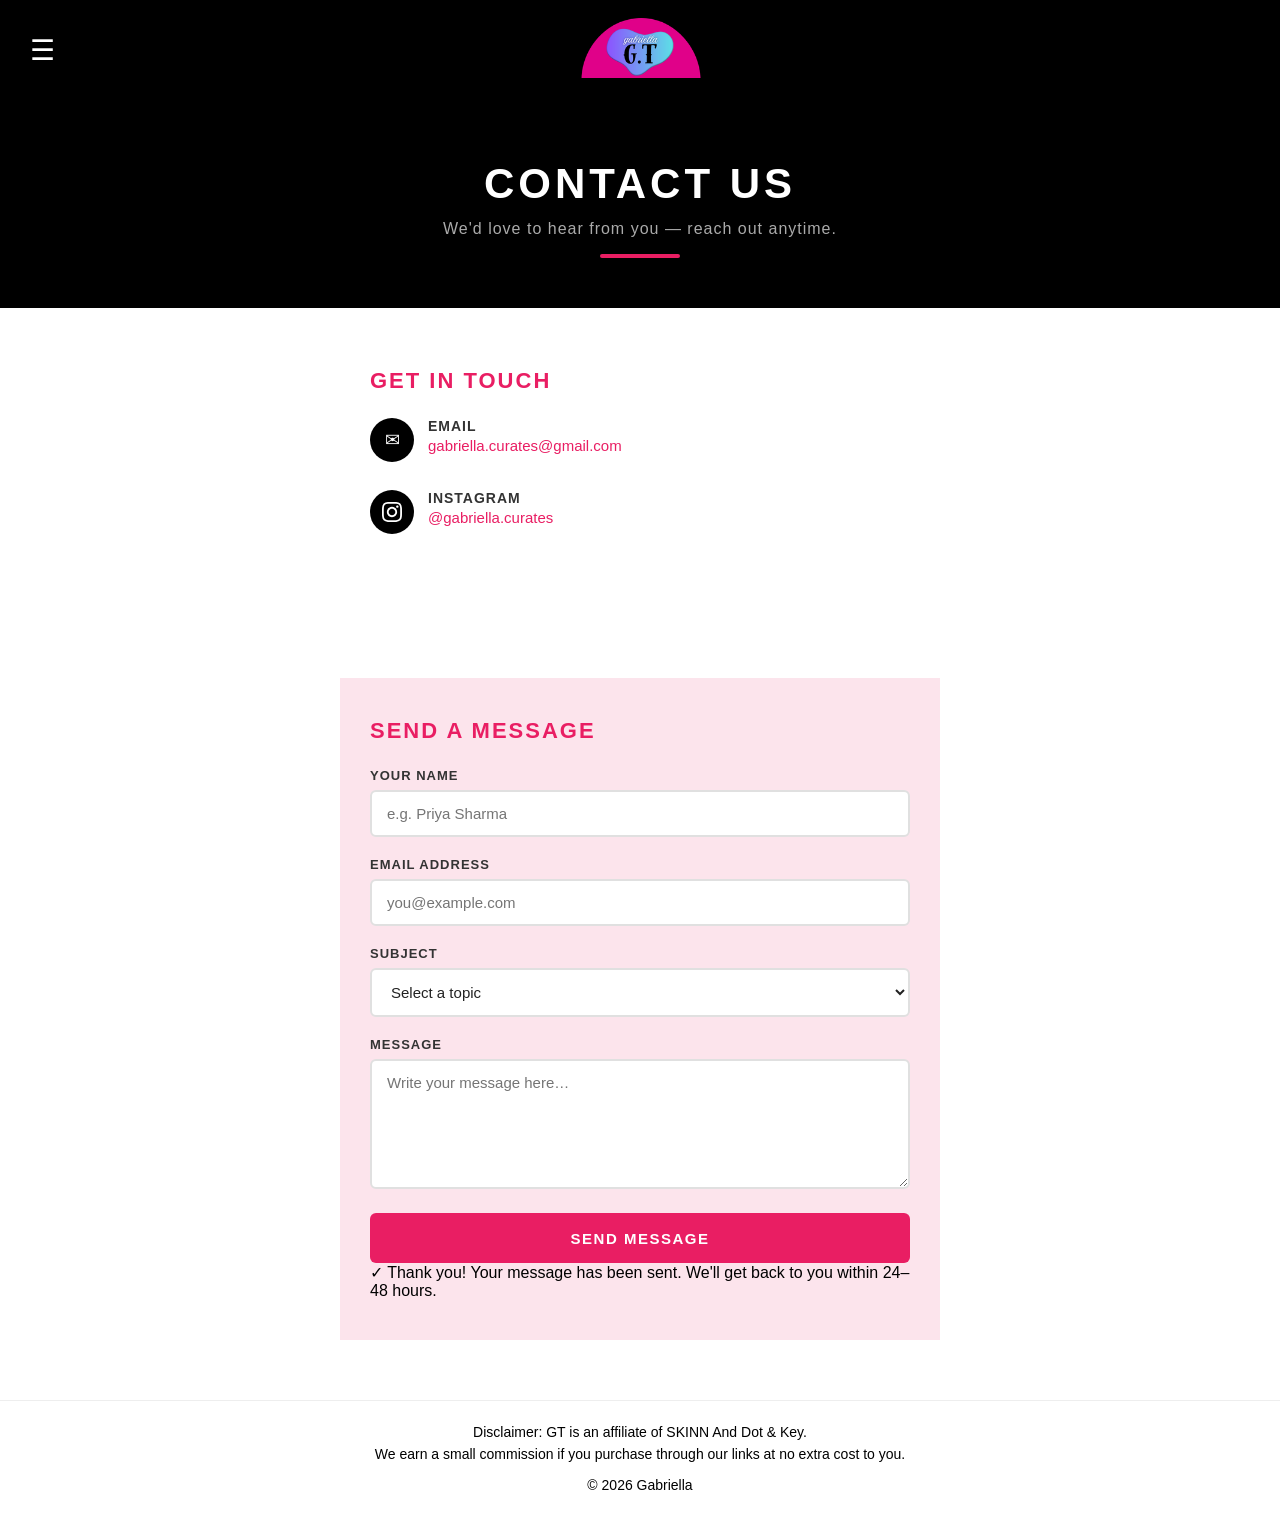
<file: contact.html>
<!DOCTYPE html>
<html lang="en">
<head>
<meta charset="UTF-8">
<meta name="viewport" content="width=device-width, initial-scale=1.0">
<title>GT – Contact</title>
<link rel="icon" type="image/png" href="favicon.png?v=1">

<style>
* { margin:0; padding:0; box-sizing:border-box; }
body { font-family: 'Lato', sans-serif; background:#fff; }

/* ================= TOP BAR ================= */
.topbar {
    background:#000;
    height:100px;
    display:flex;
    align-items:center;
    justify-content:center;
    position:relative;
    z-index:1001;
}

.menu-icon {
    position:absolute;
    left:20px;
    font-size:28px;
    color:white;
    cursor:pointer;
    padding: 10px;
}

.logo img {
    height:60px;
    object-fit:contain;
}

/* ================= SIDE MENU ================= */
.side-menu {
    position:fixed;
    top:0;
    left:-260px;
    width:260px;
    height:100%;
    background:#000;
    display:flex;
    flex-direction:column;
    padding-top:80px;
    transition:0.4s ease;
    z-index:1002;
    overflow-y: auto;
}

.side-menu a,
.menu-item {
    color:white;
    text-decoration:none;
    padding:15px 25px;
    font-size:18px;
    cursor:pointer;
    display:flex;
    justify-content:space-between;
    align-items:center;
    min-height: 50px;
}

.side-menu a:hover,
.menu-item:hover {
    background:#111;
}

.close-btn {
    position:absolute;
    top:20px;
    right:20px;
    font-size:26px;
    cursor:pointer;
    color: white;
    padding: 8px;
    line-height: 1;
}

.sub-menu {
    display:none;
    flex-direction:column;
    background:#111;
}

.sub-menu a {
    padding-left:45px;
    font-size:16px;
}

.rotate {
    transform:rotate(180deg);
    transition:0.3s;
}

/* ================= OVERLAY ================= */
.overlay {
    position:fixed;
    top:0; left:0;
    width:100%; height:100%;
    background:rgba(0,0,0,0.5);
    opacity:0;
    visibility:hidden;
    transition:0.3s;
    z-index:1000;
}

.overlay.active {
    opacity:1;
    visibility:visible;
}

/* ================= CONTACT SECTION ================= */
.contact-hero {
    background: #000;
    color: white;
    text-align: center;
    padding: 60px 20px 50px;
}

.contact-hero h1 {
    font-size: 42px;
    letter-spacing: 4px;
    text-transform: uppercase;
    margin-bottom: 12px;
}

.contact-hero p {
    font-size: 16px;
    color: #aaa;
    letter-spacing: 1px;
}

.accent-bar {
    height: 4px;
    background: #e91e63;
    width: 80px;
    margin: 16px auto 0;
    border-radius: 2px;
}

/* ================= CONTACT BODY ================= */
.contact-body {
    display: flex;
    flex-direction: column;
    gap: 50px;
    max-width: 600px;
    margin: 60px auto;
    padding: 0 30px;
}

/* ---- Info column ---- */
.contact-info {
    flex: 1 1 260px;
}

.contact-info h2 {
    font-size: 22px;
    color: #e91e63;
    margin-bottom: 24px;
    text-transform: uppercase;
    letter-spacing: 2px;
}

.info-item {
    display: flex;
    align-items: flex-start;
    gap: 14px;
    margin-bottom: 28px;
}

.info-icon {
    width: 44px;
    height: 44px;
    background: #000;
    color: white;
    border-radius: 50%;
    display: flex;
    align-items: center;
    justify-content: center;
    font-size: 18px;
    flex-shrink: 0;
}

.info-text strong {
    display: block;
    font-size: 14px;
    color: #333;
    margin-bottom: 3px;
    text-transform: uppercase;
    letter-spacing: 1px;
}

.info-text span {
    font-size: 15px;
    color: #555;
}

.info-text a {
    font-size: 15px;
    color: #e91e63;
    text-decoration: none;
}

.info-text a:hover {
    text-decoration: underline;
}

/* ---- Form column ---- */
.contact-form {
    flex: 1 1 320px;
    background: #fce4ec;
    padding: 40px 30px;
    margin: 0 -30px;
    width: calc(100% + 60px);
}

.contact-form h2 {
    font-size: 22px;
    color: #e91e63;
    margin-bottom: 24px;
    text-transform: uppercase;
    letter-spacing: 2px;
}

.form-group {
    margin-bottom: 20px;
}

.form-group label {
    display: block;
    font-size: 13px;
    font-weight: bold;
    color: #333;
    text-transform: uppercase;
    letter-spacing: 1px;
    margin-bottom: 7px;
}

.form-group input,
.form-group textarea,
.form-group select {
    width: 100%;
    padding: 13px 15px;
    font-size: 15px;
    font-family: Arial, sans-serif;
    border: 2px solid #e0e0e0;
    border-radius: 6px;
    outline: none;
    transition: border-color 0.3s;
    background: #fff;
    color: #222;
}

.form-group input:focus,
.form-group textarea:focus,
.form-group select:focus {
    border-color: #e91e63;
}

.form-group textarea {
    resize: vertical;
    min-height: 130px;
}

.submit-btn {
    display: inline-block;
    padding: 14px 40px;
    background: #e91e63;
    color: white;
    font-size: 15px;
    font-weight: bold;
    letter-spacing: 1.5px;
    text-transform: uppercase;
    border: none;
    border-radius: 6px;
    cursor: pointer;
    transition: background 0.3s, transform 0.2s;
    width: 100%;
    min-height: 50px;
}

.submit-btn:hover {
    background: #c2185b;
    transform: translateY(-2px);
}

/* ================= FOOTER ================= */
footer {
    text-align:center;
    padding:20px;
    margin-top:50px;
    font-size:14px;
    line-height: 1.6;
    border-top: 1px solid #eee;
}

/* ================= TABLET ================= */
@media (max-width: 768px) {
    .topbar { height: 70px; }
    .logo img { height: 45px; }
    .menu-icon { font-size: 24px; left: 10px; }
    .side-menu { width: 220px; left: -220px; }

    .contact-hero h1 { font-size: 28px; letter-spacing: 2px; }
    .contact-body { padding: 0 15px; gap: 30px; margin: 40px auto; }
    .contact-info h2, .contact-form h2 { font-size: 18px; }

    footer { padding: 20px 15px; font-size: 13px; }
}

/* ================= MOBILE ================= */
@media (max-width: 480px) {
    .topbar { height: 60px; }
    .logo img { height: 38px; }
    .contact-hero { padding: 40px 15px 35px; }
    .contact-hero h1 { font-size: 22px; }
    .contact-hero p { font-size: 14px; }
    footer { font-size: 12px; }
}
</style>
     
</head>


<body>

<!-- TOP BAR -->
<div class="topbar">
    <div class="menu-icon" onclick="openMenu()">☰</div>
    <div class="logo">
        <img src="smalllogo.png" alt="GT">
    </div>
</div>

<!-- OVERLAY -->
<div class="overlay" id="overlay" onclick="closeMenu()"></div>

<!-- SIDE MENU -->
<div class="side-menu" id="sideMenu">
    <div class="close-btn" onclick="closeMenu()">×</div>
    <a href="index.html">Home</a>
     <a href="DK.html">Dot&Key</a>
    <a href="About.html">About</a>
    <a href="skinn.html">SKINN</a>
    <a href="contact.html">Contact</a>
</div>

<!-- CONTACT HERO -->
<section class="contact-hero">
    <h1>Contact Us</h1>
    <p>We'd love to hear from you — reach out anytime.</p>
    <div class="accent-bar"></div>
</section>

<!-- CONTACT BODY -->
<div class="contact-body">

    <!-- Info -->
    <div class="contact-info">
        <h2>Get In Touch</h2>

        <div class="info-item">
            <div class="info-icon">✉</div>
            <div class="info-text">
                <strong>Email</strong>
                <a href="mailto:gabriella.curates@gmail.com">gabriella.curates@gmail.com</a>
            </div>
        </div>

        <div class="info-item">
            <div class="info-icon">
                <svg xmlns="http://www.w3.org/2000/svg" width="20" height="20" viewBox="0 0 24 24" fill="white">
                    <path d="M12 2.163c3.204 0 3.584.012 4.85.07 3.252.148 4.771 1.691 4.919 4.919.058 1.265.069 1.645.069 4.849 0 3.205-.012 3.584-.069 4.849-.149 3.225-1.664 4.771-4.919 4.919-1.266.058-1.644.07-4.85.07-3.204 0-3.584-.012-4.849-.07-3.26-.149-4.771-1.699-4.919-4.92-.058-1.265-.07-1.644-.07-4.849 0-3.204.013-3.583.07-4.849.149-3.227 1.664-4.771 4.919-4.919 1.266-.057 1.645-.069 4.849-.069zm0-2.163c-3.259 0-3.667.014-4.947.072-4.358.2-6.78 2.618-6.98 6.98-.059 1.281-.073 1.689-.073 4.948 0 3.259.014 3.668.072 4.948.2 4.358 2.618 6.78 6.98 6.98 1.281.058 1.689.072 4.948.072 3.259 0 3.668-.014 4.948-.072 4.354-.2 6.782-2.618 6.979-6.98.059-1.28.073-1.689.073-4.948 0-3.259-.014-3.667-.072-4.947-.196-4.354-2.617-6.78-6.979-6.98-1.281-.059-1.69-.073-4.949-.073zm0 5.838c-3.403 0-6.162 2.759-6.162 6.162s2.759 6.163 6.162 6.163 6.162-2.759 6.162-6.163c0-3.403-2.759-6.162-6.162-6.162zm0 10.162c-2.209 0-4-1.79-4-4 0-2.209 1.791-4 4-4s4 1.791 4 4c0 2.21-1.791 4-4 4zm6.406-11.845c-.796 0-1.441.645-1.441 1.44s.645 1.44 1.441 1.44c.795 0 1.439-.645 1.439-1.44s-.644-1.44-1.439-1.44z"/>
                </svg>
            </div>
            <div class="info-text">
                <strong>Instagram</strong>
                <a href="https://www.instagram.com/gabriella.curates/" target="_blank" rel="noopener">@gabriella.curates</a>
            </div>
        </div>
    </div>

    <!-- Form — powered by Formspree -->
    <div class="contact-form">
        <h2>Send a Message</h2>

        <form action="https://formspree.io/f/maqlqgoy" method="POST">

            <!-- Redirect back to your site after submission -->
            <input type="hidden" name="_next" value="https://sarahg01.github.io/contact.html?sent=true">

            <div class="form-group">
                <label for="name">Your Name</label>
                <input type="text" id="name" name="name" placeholder="e.g. Priya Sharma" required>
            </div>

            <div class="form-group">
                <label for="email">Email Address</label>
                <input type="email" id="email" name="email" placeholder="you@example.com" required>
            </div>

            <div class="form-group">
                <label for="subject">Subject</label>
                <select id="subject" name="subject">
                    <option value="" disabled selected>Select a topic</option>
                    <option>Product Recommendation</option>
                    <option>Affiliate &amp; Collaboration</option>
                    <option>Order / Purchase Help</option>
                    <option>General Enquiry</option>
                    <option>Other</option>
                </select>
            </div>

            <div class="form-group">
                <label for="message">Message</label>
                <textarea id="message" name="message" placeholder="Write your message here…" required></textarea>
            </div>

            <button type="submit" class="submit-btn">Send Message</button>

        </form>

        <!-- Success banner shown when redirected back with ?sent=true -->
        <div class="success-msg" id="successMsg">
            ✓ Thank you! Your message has been sent. We'll get back to you within 24–48 hours.
        </div>
    </div>

</div>

<!-- FOOTER -->
<footer>
    <p>Disclaimer: GT is an affiliate of SKINN And Dot & Key.<br>
    We earn a small commission if you purchase through our links at no extra cost to you.</p>
    <p style="margin-top:8px;">© 2026 Gabriella</p>
</footer>

<script>
    function getMenuWidth() {
        return window.innerWidth <= 768 ? '-220px' : '-260px';
    }

    function openMenu() {
        document.getElementById("sideMenu").style.left = "0";
        document.getElementById("overlay").classList.add("active");
        document.body.style.overflow = "hidden";
    }

    function closeMenu() {
        document.getElementById("sideMenu").style.left = getMenuWidth();
        document.getElementById("overlay").classList.remove("active");
        document.body.style.overflow = "";
    }

    function toggleShop() {
        var submenu = document.getElementById("shopSubMenu");
        var arrow = document.getElementById("arrow");
        if (submenu.style.display === "flex") {
            submenu.style.display = "none";
            arrow.classList.remove("rotate");
        } else {
            submenu.style.display = "flex";
            arrow.classList.add("rotate");
        }
    }

    window.addEventListener('resize', function () {
        var sideMenu = document.getElementById("sideMenu");
        if (sideMenu.style.left === "0px") return;
        sideMenu.style.left = getMenuWidth();
    });

    // Show success banner if redirected back with ?sent=true
    if (window.location.search.includes('sent=true')) {
        document.getElementById('successMsg').style.display = 'block';
        // Clean the URL without reloading
        window.history.replaceState({}, document.title, window.location.pathname);
    }
</script>
<script src="https://pl29344583.profitablecpmratenetwork.com/19/ae/7c/19ae7cadaada5cbb94fbcac59fde34ad.js"></script>

</body>
</html>
</file>
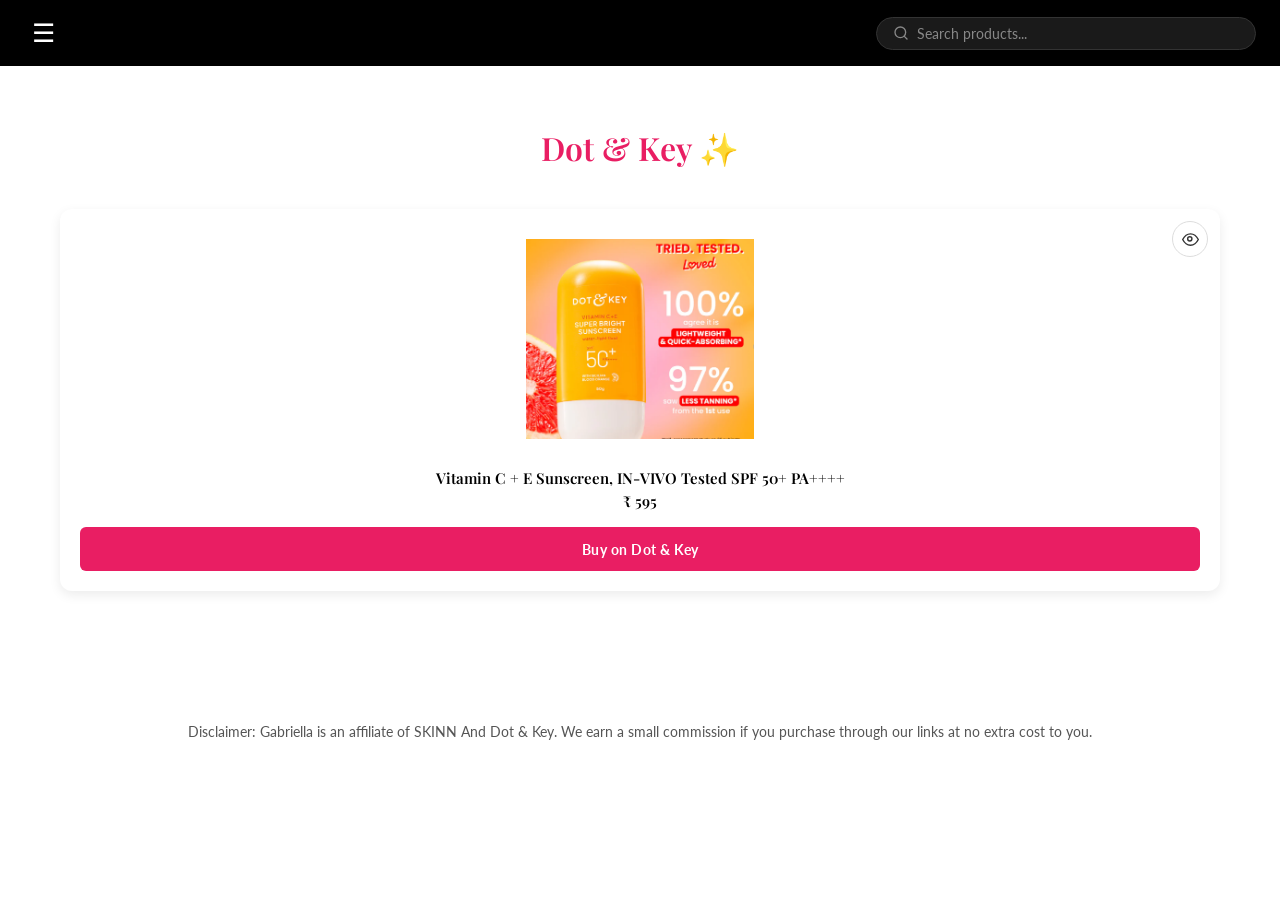
<file: DK.html>
<!DOCTYPE html>
<html lang="en">
<head>
    <meta charset="UTF-8">
    <title>Dot & Key | GT</title>
    <link rel="icon" type="image/png" href="favicon.png?v=1">
    <meta name="viewport" content="width=device-width, initial-scale=1.0">
    <link href="https://fonts.googleapis.com/css2?family=Playfair+Display:wght@400;600;700&family=Lato:wght@300;400;700&display=swap" rel="stylesheet">
    <style>
        * { margin: 0; padding: 0; box-sizing: border-box; }
        body { font-family: 'Lato', sans-serif; }
        .navbar { background: #000; padding: 14px 24px; display: flex; align-items: center; justify-content: space-between; position: relative; z-index: 1001; gap: 14px; }
        .menu-icon { font-size: 26px; color: white; cursor: pointer; padding: 6px 8px; flex-shrink: 0; line-height: 1; background: none; border: none; }
        .menu-icon:hover { color: #e91e63; }
        .search-wrap { display: flex; align-items: center; background: #1a1a1a; border: 1.5px solid #333; border-radius: 30px; padding: 7px 16px; gap: 8px; flex: 1; max-width: 380px; margin-left: auto; transition: border-color 0.2s; position: relative; }
        .search-wrap:focus-within { border-color: #e91e63; }
        .search-wrap svg { flex-shrink: 0; }
        .search-input { background: none; border: none; outline: none; color: white; font-size: 14px; font-family: 'Lato', sans-serif; width: 100%; }
        .search-input::placeholder { color: #888; }
        .search-results { display: none; position: absolute; top: calc(100% + 6px); right: 0; width: 320px; background: #fff; border-radius: 10px; box-shadow: 0 8px 30px rgba(0,0,0,0.18); z-index: 2000; overflow: hidden; }
        .search-results.open { display: block; }
        .search-result-item { display: flex; align-items: center; gap: 12px; padding: 11px 16px; cursor: pointer; border-bottom: 1px solid #f5f5f5; text-decoration: none; color: #111; transition: background 0.15s; font-family: 'Lato', sans-serif; }
        .search-result-item:last-child { border-bottom: none; }
        .search-result-item:hover { background: #fce4ec; }
        .search-result-item img { width: 42px; height: 42px; object-fit: contain; background: #f7f7f7; border-radius: 6px; flex-shrink: 0; }
        .search-result-name { font-size: 13px; font-weight: 600; line-height: 1.35; }
        .search-result-price { font-size: 12px; color: #e91e63; margin-top: 2px; }
        .search-no-result { padding: 16px; font-size: 13px; color: #888; text-align: center; font-family: 'Lato', sans-serif; }
        .overlay { position: fixed; top: 0; left: 0; width: 100%; height: 100%; background: rgba(0,0,0,0.5); opacity: 0; visibility: hidden; transition: 0.3s; z-index: 1000; }
        .overlay.active { opacity: 1; visibility: visible; }
        .side-menu { position: fixed; top: 0; left: -270px; width: 260px; height: 100%; background: #000; display: flex; flex-direction: column; padding-top: 70px; transition: 0.35s cubic-bezier(.4,0,.2,1); z-index: 1002; overflow-y: auto; }
        .side-menu.open { left: 0; }
        .side-menu a, .side-menu .menu-item { color: white; text-decoration: none; padding: 14px 24px; font-size: 16px; font-family: 'Lato', sans-serif; cursor: pointer; display: flex; justify-content: space-between; align-items: center; min-height: 48px; border-bottom: 1px solid #111; }
        .side-menu a:hover, .side-menu .menu-item:hover { background: #181818; color: #e91e63; }
        .side-menu .close-btn { position: absolute; top: 16px; right: 16px; font-size: 28px; cursor: pointer; color: white; padding: 6px; line-height: 1; background: none; border: none; }
        .side-menu .close-btn:hover { color: #e91e63; }
        .side-sub-menu { display: none; flex-direction: column; background: #111; }
        .side-sub-menu a { padding-left: 44px; font-size: 15px; border-bottom: 1px solid #1a1a1a; }
        #sideArrow { transition: transform 0.3s; display: inline-block; }
        #sideArrow.rotate { transform: rotate(180deg); }
        .page-title { text-align: center; margin: 60px 0 40px; font-size: 32px; color: #e91e63; font-family: 'Playfair Display', serif; font-weight: 600; }
        .product-grid { display: grid; grid-template-columns: repeat(auto-fit, minmax(230px, 1fr)); gap: 30px; padding: 0 60px 80px; }
        .product-card { background: white; padding: 20px; border-radius: 12px; box-shadow: 0 4px 12px rgba(0,0,0,0.08); text-align: center; transition: 0.3s; position: relative; }
        .product-card:hover { transform: translateY(-5px); box-shadow: 0 6px 18px rgba(0,0,0,0.15); }
        .product-card img { width: 100%; height: 220px; object-fit: contain; background: #fff; padding: 10px; }
        .product-card h3 { margin-top: 15px; font-size: 15px; font-family: 'Playfair Display', serif; font-weight: 600; line-height: 1.5; }
        .buy-btn { display: inline-flex; align-items: center; justify-content: center; margin-top: 15px; padding: 10px 20px; background: #e91e63; color: white; text-decoration: none; border-radius: 6px; font-size: 14px; font-family: 'Lato', sans-serif; font-weight: 700; letter-spacing: 0.5px; min-height: 44px; width: 100%; transition: 0.3s; }
        .buy-btn:hover { background: #c2185b; }
        .eye-btn { position: absolute; top: 12px; right: 12px; width: 36px; height: 36px; background: rgba(255,255,255,0.95); border: 1.5px solid #ddd; border-radius: 50%; cursor: pointer; display: flex; align-items: center; justify-content: center; transition: 0.2s; z-index: 2; }
        .eye-btn:hover { background: #e91e63; border-color: #e91e63; }
        .eye-btn:hover svg path, .eye-btn:hover svg circle { stroke: white; }
        .eye-btn svg { width: 17px; height: 17px; }
        .popup-overlay { display: none; position: fixed; top: 0; left: 0; width: 100%; height: 100%; background: rgba(0,0,0,0.65); z-index: 2000; align-items: center; justify-content: center; padding: 20px; }
        .popup-overlay.open { display: flex; }
        .popup-box { background: white; border-radius: 14px; width: 100%; max-width: 420px; max-height: 90vh; overflow-y: auto; position: relative; animation: popIn 0.22s ease; }
        @keyframes popIn { from { transform: scale(0.93); opacity:0; } to { transform: scale(1); opacity:1; } }
        .popup-close { position: absolute; top: 12px; right: 16px; font-size: 26px; cursor: pointer; color: #555; z-index: 10; line-height: 1; background: none; border: none; }
        .popup-close:hover { color: #e91e63; }
        .slider-wrap { position: relative; background: #f7f7f7; border-radius: 14px 14px 0 0; overflow: hidden; }
        .slides { display: flex; transition: transform 0.32s ease; }
        .slides img { min-width: 100%; height: 280px; object-fit: contain; padding: 20px; background: #f7f7f7; }
        .slider-arrow { position: absolute; top: 50%; transform: translateY(-50%); background: rgba(255,255,255,0.92); border: none; border-radius: 50%; width: 34px; height: 34px; font-size: 20px; cursor: pointer; display: flex; align-items: center; justify-content: center; color: #333; transition: 0.2s; z-index: 5; }
        .slider-arrow:hover { background: #e91e63; color: white; }
        .slider-arrow.prev { left: 10px; }
        .slider-arrow.next { right: 10px; }
        .slider-dots { display: flex; justify-content: center; gap: 7px; padding: 10px 0 6px; background: #f7f7f7; }
        .dot { width: 8px; height: 8px; border-radius: 50%; background: #ccc; cursor: pointer; transition: 0.2s; }
        .dot.active { background: #e91e63; }
        .new-badge { position: absolute; top: 14px; left: 14px; background: #e91e63; color: white; font-size: 11px; font-weight: bold; padding: 4px 10px; border-radius: 4px; z-index: 5; font-family: 'Lato', sans-serif; letter-spacing: 1px; }
        .popup-details { padding: 18px 22px 24px; font-family: 'Lato', sans-serif; }
        .popup-details .sku { font-size: 12px; color: #999; margin-bottom: 5px; }
        .popup-details h2 { font-size: 17px; font-weight: bold; color: #111; margin-bottom: 10px; line-height: 1.45; font-family: 'Playfair Display', serif; }
        .popup-stars { font-size: 17px; margin-bottom: 13px; letter-spacing: 1px; }
        .star-filled { color: #f5a623; }
        .star-empty { color: #ddd; }
        .popup-price { display: flex; align-items: center; gap: 10px; flex-wrap: wrap; margin-bottom: 3px; }
        .popup-price .offer { font-size: 22px; font-weight: bold; color: #111; }
        .popup-price .mrp { font-size: 14px; color: #aaa; text-decoration: line-through; }
        .popup-price .discount { font-size: 12px; background: #f0f0f0; color: #666; padding: 3px 10px; border-radius: 20px; }
        .popup-tax { font-size: 12px; color: #999; margin-bottom: 15px; }
        .popup-desc { font-size: 14px; color: #444; line-height: 1.65; margin-bottom: 16px; border-top: 1px solid #f0f0f0; padding-top: 14px; }
        .size-label { font-size: 13px; font-weight: bold; color: #333; margin-bottom: 8px; }
        .size-box { display: inline-block; border: 1.5px solid #333; padding: 8px 22px; border-radius: 6px; font-size: 14px; color: #333; margin-bottom: 18px; }
        .popup-buy-btn { display: block; width: 100%; padding: 14px; background: #e91e63; color: white; text-align: center; text-decoration: none; border-radius: 8px; font-size: 15px; font-family: 'Lato', sans-serif; font-weight: bold; letter-spacing: 1px; transition: 0.3s; min-height: 50px; line-height: 1.4; }
        .popup-buy-btn:hover { background: #c2185b; }
        footer { text-align: center; padding: 20px 15px; margin-top: 30px; font-size: 14px; line-height: 1.6; font-family: 'Lato', sans-serif; color: #555; }
        @media (max-width: 768px) { .page-title { font-size: 24px; margin: 40px 0 25px; } .product-grid { grid-template-columns: 1fr 1fr; gap: 20px; padding: 0 20px 60px; } .product-card img { height: 180px; } .product-card h3 { font-size: 13px; } .buy-btn { font-size: 13px; padding: 8px 14px; } .slides img { height: 240px; } .search-wrap { max-width: 220px; } }
        @media (max-width: 480px) { .navbar { padding: 12px 14px; } .search-wrap { max-width: 180px; padding: 6px 12px; } .page-title { font-size: 20px; margin: 30px 0 20px; } .product-grid { grid-template-columns: 1fr; gap: 15px; padding: 0 15px 50px; } .product-card { padding: 15px; } .product-card img { height: 200px; } .product-card h3 { font-size: 14px; } footer { font-size: 12px; } .popup-overlay { align-items: flex-end; padding: 0; } .popup-box { max-width: 100%; border-radius: 18px 18px 0 0; } .slides img { height: 210px; } .search-results { width: 260px; right: -10px; } }
    </style>
</head>
<body>
<div class="navbar">
    <button class="menu-icon" onclick="openMenu()" aria-label="Open menu">&#9776;</button>
    <div class="search-wrap" style="position:relative;">
        <svg width="16" height="16" viewBox="0 0 24 24" fill="none"><circle cx="11" cy="11" r="8" stroke="#888" stroke-width="2"/><path d="M21 21l-4.35-4.35" stroke="#888" stroke-width="2" stroke-linecap="round"/></svg>
        <input class="search-input" id="searchInput" type="text" placeholder="Search products..." autocomplete="off" oninput="handleSearch(this.value)" onfocus="handleSearch(this.value)">
        <div class="search-results" id="searchResults"></div>
    </div>
</div>
<div class="overlay" id="overlay" onclick="closeMenu()"></div>
<div class="side-menu" id="sideMenu">
    <button class="close-btn" onclick="closeMenu()" aria-label="Close menu">&times;</button>
    <a href="index.html">Home</a>
    <a href="About.html">About</a>
    <a href="skinn.html">SKINN</a>
    <a href="contact.html">Contact</a>
</div>
<h1 class="page-title">Dot &amp; Key ✨</h1>
<div class="product-grid">
    <div class="product-card">
        <button class="eye-btn" onclick="openPopup(0)" aria-label="Quick view"><svg viewBox="0 0 24 24" fill="none"><path d="M1 12s4-8 11-8 11 8 11 8-4 8-11 8-11-8-11-8z" stroke="#333" stroke-width="2"></path><circle cx="11" cy="11" r="3" stroke="#333" stroke-width="2"/></svg></button>
        <img src="dk1.PNG" alt="Vitamin C + E Sunscreen, IN-VIVO Tested SPF 50+ PA++++">
        <h3>Vitamin C + E Sunscreen, IN-VIVO Tested SPF 50+ PA++++<br>&#8377; 595</h3>
        <a href="https://bilty.co/UjxQHA" class="buy-btn">Buy on Dot &amp; Key</a>
    </div>
</div>
<footer>Disclaimer: Gabriella is an affiliate of SKINN And Dot &amp; Key. We earn a small commission if you purchase through our links at no extra cost to you.</footer>
<script>
function openMenu() { document.getElementById("sideMenu").classList.add("open"); document.getElementById("overlay").classList.add("active"); document.body.style.overflow = "hidden"; }
function closeMenu() { document.getElementById("sideMenu").classList.remove("open"); document.getElementById("overlay").classList.remove("active"); document.body.style.overflow = ""; }
</script>
</body>
</html>
</file>
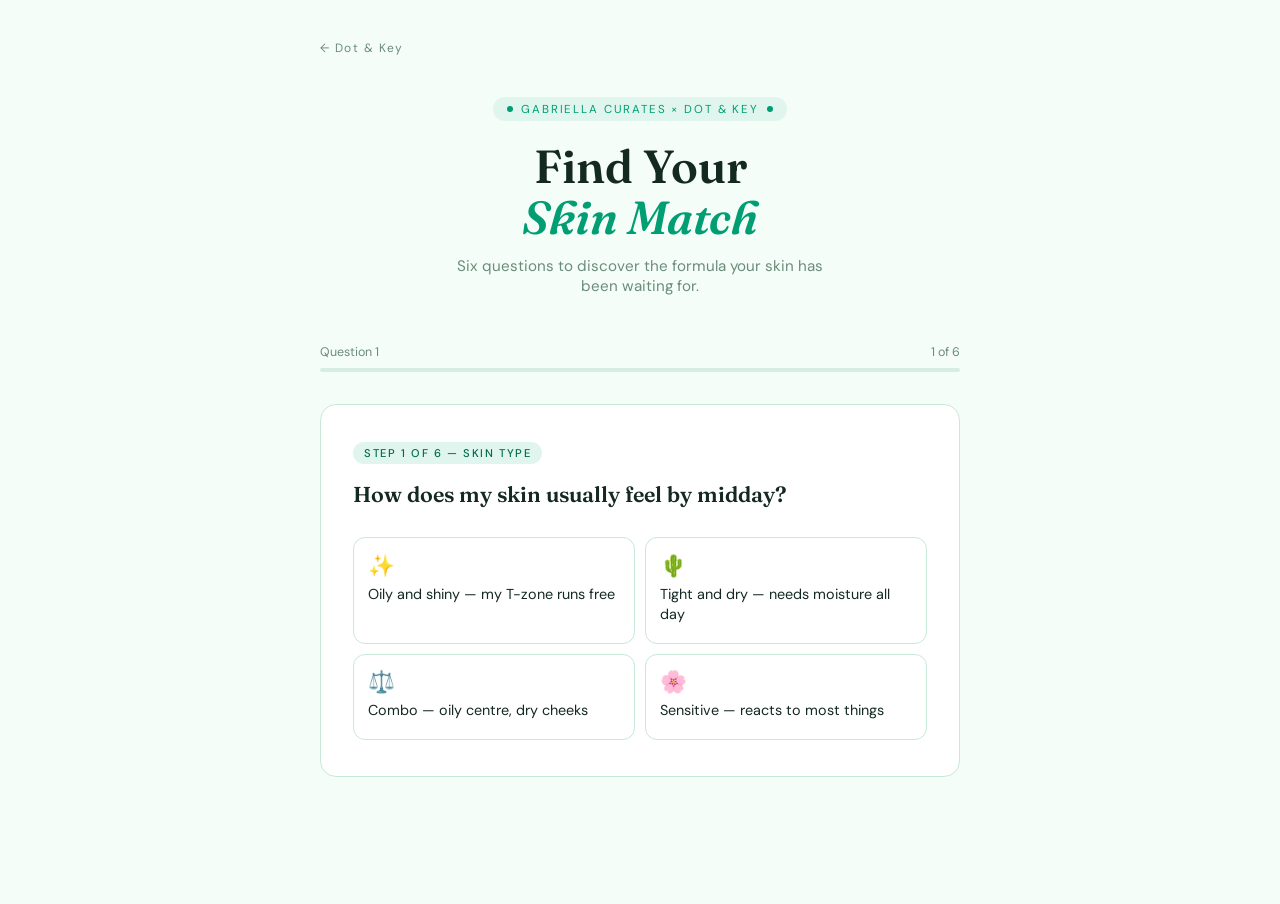
<file: dk.html>
<!DOCTYPE html>
<html lang="en">
<head>
<meta charset="UTF-8">
<meta name="viewport" content="width=device-width, initial-scale=1.0">
<title>Skin Match Quiz — Dot &amp; Key × Gabriella Curates</title>
<link href="https://fonts.googleapis.com/css2?family=Fraunces:ital,opsz,wght@0,9..144,400;0,9..144,600;1,9..144,400;1,9..144,600&family=DM+Sans:ital,opsz,wght@0,9..40,300;0,9..40,400;0,9..40,500;1,9..40,400&display=swap" rel="stylesheet">
<style>
*{box-sizing:border-box;margin:0;padding:0}
:root{
  --bg:#f5fdf8;--surface:#ffffff;--teal:#009e72;--teal-lt:#e0f5ed;
  --teal-dk:#006b4e;--coral:#e05c3a;--text:#14291f;--muted:#6b8c7a;
  --border:#c8e8d8;--border-hv:#6dccaa;--sel-bg:#e8f8f0;
}
body{background:var(--bg);color:var(--text);font-family:'DM Sans',sans-serif;min-height:100vh;display:flex;flex-direction:column;align-items:center;padding:2.5rem 1.25rem 4rem}
a.back{display:block;width:100%;max-width:640px;font-size:0.75rem;letter-spacing:0.12em;color:var(--muted);text-decoration:none;margin-bottom:2.5rem;transition:color 0.2s}
a.back:hover{color:var(--teal)}
.wrap{width:100%;max-width:640px}
.hd{text-align:center;margin-bottom:3rem}
.hd-eye{display:inline-flex;align-items:center;gap:8px;font-size:0.72rem;letter-spacing:0.16em;text-transform:uppercase;color:var(--teal);background:var(--teal-lt);padding:0.3rem 0.9rem;border-radius:999px;margin-bottom:1.25rem}
.hd-dot{width:6px;height:6px;border-radius:50%;background:var(--teal)}
.hd-title{font-family:'Fraunces',serif;font-size:clamp(2rem,5vw,2.9rem);font-weight:600;line-height:1.1;margin-bottom:0.8rem}
.hd-title em{font-style:italic;color:var(--teal)}
.hd-sub{font-size:0.95rem;color:var(--muted);max-width:380px;margin:0 auto}
.prog{margin-bottom:2rem}
.prog-top{display:flex;justify-content:space-between;font-size:0.78rem;color:var(--muted);margin-bottom:8px}
.prog-bar{height:4px;background:#d6ede4;border-radius:999px;overflow:hidden}
.prog-fill{height:100%;background:var(--teal);border-radius:999px;transition:width 0.45s ease}
.qcard{background:var(--surface);border:1.5px solid var(--border);border-radius:16px;padding:2.25rem 2rem;animation:up 0.35s ease both}
@keyframes up{from{opacity:0;transform:translateY(14px)}to{opacity:1;transform:translateY(0)}}
.q-chip{display:inline-block;background:var(--teal-lt);color:var(--teal-dk);font-size:0.7rem;letter-spacing:0.14em;text-transform:uppercase;padding:0.25rem 0.7rem;border-radius:999px;margin-bottom:1rem;font-weight:500}
.q-text{font-family:'Fraunces',serif;font-size:1.35rem;font-weight:600;line-height:1.35;margin-bottom:1.75rem}
.opts{display:grid;grid-template-columns:1fr 1fr;gap:10px}
.opt{background:transparent;border:1.5px solid var(--border);border-radius:12px;padding:1.1rem 0.9rem;text-align:left;cursor:pointer;font-family:'DM Sans',sans-serif;font-size:0.9rem;line-height:1.45;color:var(--text);transition:all 0.2s ease;display:flex;flex-direction:column;gap:4px}
.opt-emoji{font-size:1.35rem;line-height:1;margin-bottom:2px}
.opt:hover{border-color:var(--border-hv);background:#f0fbf5}
.opt.sel{border-color:var(--teal);background:var(--sel-bg);color:var(--teal-dk)}
.nav{display:flex;justify-content:flex-end;margin-top:1.25rem}
.btn-next{background:var(--teal);color:#fff;border:none;border-radius:10px;padding:0.8rem 2rem;font-family:'DM Sans',sans-serif;font-size:0.9rem;font-weight:500;cursor:pointer;letter-spacing:0.04em;transition:all 0.2s ease;opacity:0;pointer-events:none;transform:translateY(4px)}
.btn-next.vis{opacity:1;pointer-events:auto;transform:translateY(0)}
.btn-next:hover{background:var(--teal-dk)}
.rcard{background:var(--surface);border:1.5px solid var(--border);border-radius:16px;padding:2.75rem 2.25rem;text-align:center;animation:up 0.45s ease both;display:none}
.r-top-chip{display:inline-flex;align-items:center;gap:6px;background:var(--teal-lt);color:var(--teal-dk);font-size:0.72rem;letter-spacing:0.14em;text-transform:uppercase;font-weight:500;padding:0.3rem 0.85rem;border-radius:999px;margin-bottom:1.5rem}
.r-skin-badge{display:inline-flex;align-items:center;gap:6px;background:#fff;border:1.5px solid var(--border);color:var(--muted);font-size:0.8rem;padding:0.3rem 0.8rem;border-radius:999px;margin-bottom:1.25rem}
.r-type{font-size:0.85rem;font-weight:500;color:var(--muted);margin-bottom:0.5rem;letter-spacing:0.06em}
.r-name{font-family:'Fraunces',serif;font-size:1.75rem;font-weight:600;line-height:1.2;margin-bottom:1.1rem}
.r-desc{font-size:0.96rem;color:var(--muted);line-height:1.7;max-width:420px;margin:0 auto 1.5rem}
.r-tags{display:flex;flex-wrap:wrap;justify-content:center;gap:8px;margin-bottom:1.75rem}
.r-tag{background:var(--teal-lt);color:var(--teal-dk);font-size:0.78rem;padding:0.28rem 0.75rem;border-radius:999px;font-weight:500}
.r-profile{font-size:0.85rem;color:var(--muted);margin-bottom:1.25rem;line-height:1.6}
.r-profile strong{color:var(--teal-dk)}
.r-skin-note{background:#fef9ec;border:1px solid #fce09a;border-radius:10px;padding:0.9rem 1.1rem;font-size:0.88rem;color:#7a5e08;margin-bottom:2rem;line-height:1.55;text-align:left}
.btn-buy{display:inline-block;background:var(--coral);color:#fff;font-family:'DM Sans',sans-serif;font-size:0.9rem;font-weight:500;border-radius:10px;padding:0.9rem 2.25rem;text-decoration:none;transition:background 0.2s ease;letter-spacing:0.04em}
.btn-buy:hover{background:#c44a2b}
.btn-retake{display:block;margin-top:1rem;background:none;border:none;font-family:'DM Sans',sans-serif;font-size:0.82rem;color:var(--muted);cursor:pointer;transition:color 0.2s;letter-spacing:0.04em}
.btn-retake:hover{color:var(--teal)}
@media(max-width:480px){.opts{grid-template-columns:1fr}.qcard,.rcard{padding:1.5rem 1.1rem}}
</style>
</head>
<body>
<a class="back" href="dotandkey.html">&larr; Dot &amp; Key</a>
<div class="wrap">
  <div class="hd" id="hd">
    <div class="hd-eye"><span class="hd-dot"></span>Gabriella Curates &times; Dot &amp; Key<span class="hd-dot"></span></div>
    <h1 class="hd-title">Find Your<br><em>Skin Match</em></h1>
    <p class="hd-sub">Six questions to discover the formula your skin has been waiting for.</p>
  </div>
  <div id="quiz-area">
    <div class="prog">
      <div class="prog-top"><span id="plbl-l">Question 1</span><span id="plbl-r">1 of 6</span></div>
      <div class="prog-bar"><div class="prog-fill" id="pfill" style="width:0%"></div></div>
    </div>
    <div class="qcard" id="qcard">
      <div class="q-chip" id="qchip"></div>
      <h2 class="q-text" id="qtext"></h2>
      <div class="opts" id="opts"></div>
    </div>
    <div class="nav"><button class="btn-next" id="btn-next" onclick="next()">Continue &rarr;</button></div>
  </div>
  <div class="rcard" id="rcard">
    <div class="r-top-chip"><span>✦</span>Your Skin Match<span>✦</span></div>
    <div class="r-skin-badge" id="rskin"></div>
    <p class="r-type" id="rtype"></p>
    <h2 class="r-name" id="rname"></h2>
    <p class="r-desc" id="rdesc"></p>
    <div class="r-tags" id="rtags"></div>
    <p class="r-profile" id="rprofile"></p>
    <div class="r-skin-note" id="rnote"></div>
    <a href="#" class="btn-buy" id="rlink" target="_blank" rel="noopener">Shop on Dot &amp; Key &rarr;</a>
    <button class="btn-retake" onclick="retake()">Retake the quiz</button>
  </div>
</div>
<script>
const Qs=[
  {id:'skin',chip:'Step 1 of 6 — Skin Type',text:'How does my skin usually feel by midday?',opts:[
    {e:'✨',l:'Oily and shiny — my T-zone runs free',v:'oily'},
    {e:'🌵',l:'Tight and dry — needs moisture all day',v:'dry'},
    {e:'⚖️',l:'Combo — oily centre, dry cheeks',v:'combo'},
    {e:'🌸',l:'Sensitive — reacts to most things',v:'sensitive'}
  ]},
  {id:'goal',chip:'Step 2 of 6 — Your Goal',text:'My biggest skin goal right now is...',opts:[
    {e:'🔍',l:'Clearer skin — fewer breakouts, smaller pores',v:'clear'},
    {e:'☀️',l:'Brighter skin — glow, even tone, no dark spots',v:'glow'},
    {e:'💧',l:'More hydration — plump, dewy, soft',v:'hydrate'},
    {e:'🛡️',l:'Sun protection — safe from daily UV damage',v:'protect'}
  ]},
  {id:'concern',chip:'Step 3 of 6 — Secondary Concern',text:'If I had to pick a second skin issue, it would be...',opts:[
    {e:'🏙️',l:'Pollution & dullness from city life',v:'glow'},
    {e:'😓',l:'Stress breakouts that appear out of nowhere',v:'clear'},
    {e:'🥵',l:'Dehydration — my skin drinks up moisturiser fast',v:'hydrate'},
    {e:'🌞',l:'Sun exposure even on quick outdoor trips',v:'protect'}
  ]},
  {id:'climate',chip:'Step 4 of 6 — Your Climate',text:'The weather where I live is mostly...',opts:[
    {e:'🌡️',l:'Hot and humid — Indian summer vibes',v:'humid'},
    {e:'🏜️',l:'Dry and sunny — scorching without moisture',v:'dry'},
    {e:'🌤️',l:'Mild and comfortable most of the year',v:'mild'},
    {e:'🌪️',l:'Mixed — changes every season',v:'mixed'}
  ]},
  {id:'texture',chip:'Step 5 of 6 — Texture Preference',text:'When it comes to skincare textures, I prefer...',opts:[
    {e:'💨',l:'Light gels and water-based formulas',v:'gel'},
    {e:'🧴',l:'Creamy lotions that feel nourishing',v:'cream'},
    {e:'💎',l:'Fast-absorbing serums — I want results',v:'serum'},
    {e:'🎯',l:'Whatever works — I\'m not fussy about texture',v:'any'}
  ]},
  {id:'routine',chip:'Step 6 of 6 — Your Lifestyle',text:'My morning skincare routine honestly looks like...',opts:[
    {e:'⚡',l:'Two minutes flat — cleanser and go',v:'minimal'},
    {e:'🌿',l:'A few thoughtful steps — I take my time',v:'moderate'},
    {e:'💆',l:'A full ritual — I love layering products',v:'full'},
    {e:'🎲',l:'Completely depends on my mood that day',v:'moderate'}
  ]}
];

const skinLabels={oily:'Oily skin',dry:'Dry skin',combo:'Combination skin',sensitive:'Sensitive skin'};

const Rs={
  clear:{
    name:'CICA + Ceramide Barrier Repair Serum',
    type:'Best for: Acne-prone & Sensitive Skin',
    desc:'Cica calms active breakouts while ceramides rebuild your skin barrier from within. Skin gets clearer without ever feeling stripped or irritated.',
    tags:['Barrier Repair','Anti-Acne','Ceramide-Rich','Fragrance-Free'],
    link:'https://bilty.co/dk-cica-serum',
    note:'💡 Pair with: Waterlight Gel Moisturizer for a lightweight, non-comedogenic finish that controls oil while healing the barrier.'
  },
  glow:{
    name:'Vitamin C + E Supercharged Serum',
    type:'Best for: Dull & Uneven Skin Tone',
    desc:'High-dose stabilised Vitamin C and E that fades dark spots, brightens overall tone, and gives you a lit-from-within glow — morning after morning.',
    tags:['Brightening','Dark Spot Fade','Antioxidant','Even Tone'],
    link:'https://bilty.co/dk-vitamin-c-serum',
    note:'💡 Always follow with SPF during the day — Vitamin C and unprotected sun exposure will work against each other.'
  },
  hydrate:{
    name:'Waterlight Gel Moisturiser',
    type:'Best for: All Skin Types, Especially Oily',
    desc:'72-hour hydration in a gel so lightweight it vanishes into the skin. Your face stays plump and dewy all day — zero grease.',
    tags:['72-Hour Hydration','Oil-Free','Lightweight Gel','Non-Comedogenic'],
    link:'https://bilty.co/dk-waterlight-gel',
    note:'💡 Works beautifully as the last step before SPF and makeup — gives a naturally airbrushed, skin-like base.'
  },
  protect:{
    name:'SPF 50 PA++++ Aqua Gel Sunscreen',
    type:'Best for: Daily Sun Protection',
    desc:'Ultra-lightweight, no white cast, zero greasiness. The sunscreen that finally makes you want to wear SPF every single day. Broad spectrum PA++++.',
    tags:['SPF 50','PA++++','No White Cast','Water-Based'],
    link:'https://bilty.co/dk-spf50-aqua',
    note:'💡 If your skin leans dry, try the Dewy Glow SPF 50 variant instead — it hydrates while it protects.'
  }
};

let cur=0,ans={};

function render(){
  const q=Qs[cur],n=Qs.length;
  document.getElementById('pfill').style.width=((cur/n)*100)+'%';
  document.getElementById('plbl-l').textContent='Question '+(cur+1);
  document.getElementById('plbl-r').textContent=(cur+1)+' of '+n;
  document.getElementById('qchip').textContent=q.chip;
  document.getElementById('qtext').textContent=q.text;
  const g=document.getElementById('opts');g.innerHTML='';
  q.opts.forEach((o,i)=>{
    const b=document.createElement('button');
    b.className='opt'+(ans[q.id]===o.v&&ans['_i'+q.id]===i?' sel':'');
    b.innerHTML='<span class="opt-emoji">'+o.e+'</span>'+o.l;
    b.onclick=()=>pick(o.v,i,b,q.id);
    g.appendChild(b);
  });
  const nx=document.getElementById('btn-next');
  nx.className='btn-next'+(ans[q.id]!==undefined?' vis':'');
  const c=document.getElementById('qcard');c.style.animation='none';void c.offsetHeight;c.style.animation='up 0.35s ease both';
}

function pick(v,i,btn,qid){
  ans[qid]=v;ans['_i'+qid]=i;
  document.querySelectorAll('.opt').forEach(b=>b.classList.remove('sel'));
  btn.classList.add('sel');
  document.getElementById('btn-next').classList.add('vis');
}

function next(){
  if(ans[Qs[cur].id]===undefined)return;
  cur++;if(cur>=Qs.length)showResult();else render();
}

function showResult(){
  document.getElementById('quiz-area').style.display='none';
  const sc={clear:0,glow:0,hydrate:0,protect:0};
  ['goal','concern'].forEach(k=>{if(ans[k]&&sc[ans[k]]!==undefined)sc[ans[k]]++;});
  if(ans.climate==='humid')sc.hydrate+=0.5;
  if(ans.climate==='dry')sc.hydrate+=0.5;
  const winner=Object.keys(sc).reduce((a,b)=>sc[a]>=sc[b]?a:b);
  const r=Rs[winner];
  const skinLabel=skinLabels[ans.skin]||'Your skin';
  const routineLabels={minimal:'Quick routine',moderate:'Balanced routine',full:'Full ritual'};
  const textureLabels={gel:'Gel textures',cream:'Creamy formulas',serum:'Serums',any:'Open to anything'};
  document.getElementById('rskin').textContent=skinLabel;
  document.getElementById('rtype').textContent=r.type;
  document.getElementById('rname').textContent=r.name;
  document.getElementById('rdesc').textContent=r.desc;
  document.getElementById('rlink').href=r.link;
  document.getElementById('rtags').innerHTML=r.tags.map(t=>'<span class="r-tag">'+t+'</span>').join('');
  const prof='Your profile: <strong>'+skinLabel+'</strong> &bull; <strong>'+(routineLabels[ans.routine]||'Flexible routine')+'</strong> &bull; <strong>'+(textureLabels[ans.texture]||'Flexible texture')+'</strong>';
  document.getElementById('rprofile').innerHTML=prof;
  document.getElementById('rnote').textContent=r.note;
  document.getElementById('rcard').style.display='block';
}

function retake(){
  cur=0;ans={};
  document.getElementById('quiz-area').style.display='block';
  document.getElementById('rcard').style.display='none';
  render();
}

render();
</script>
</body>
</html>
</file>
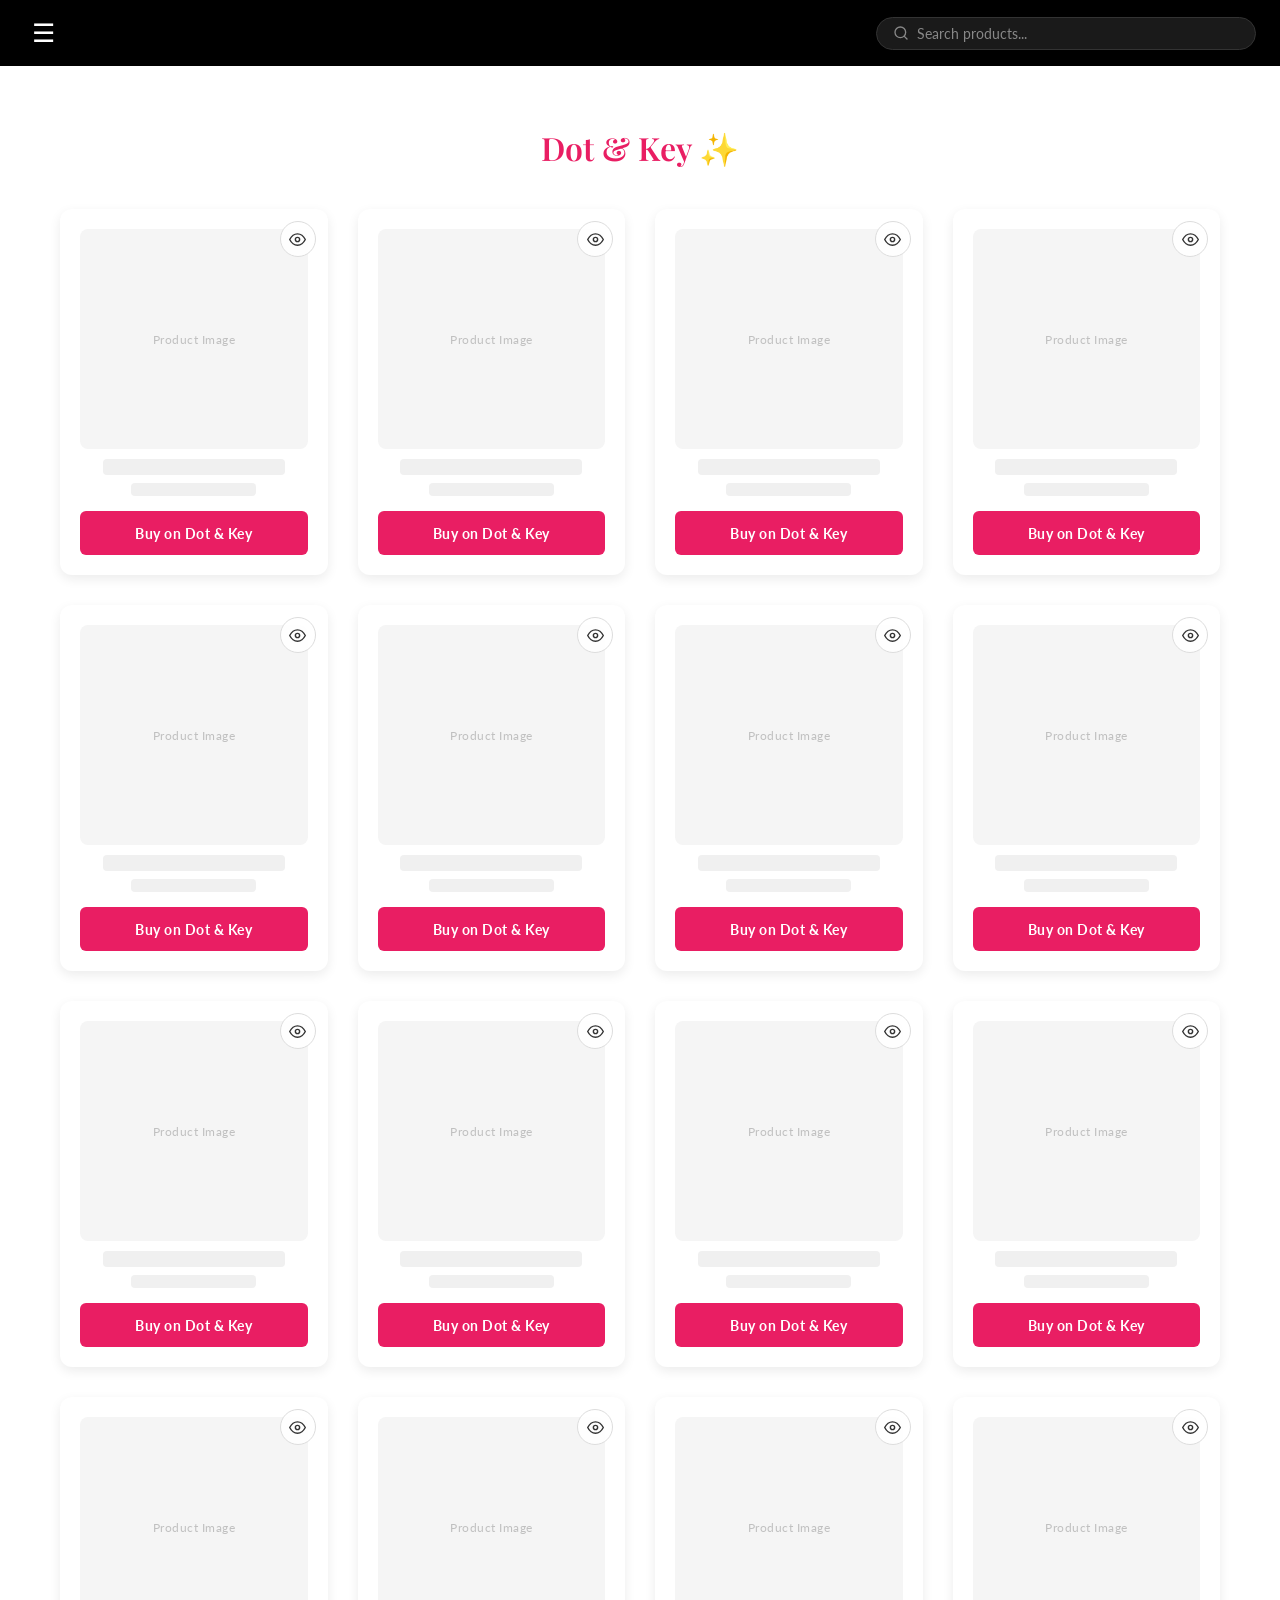
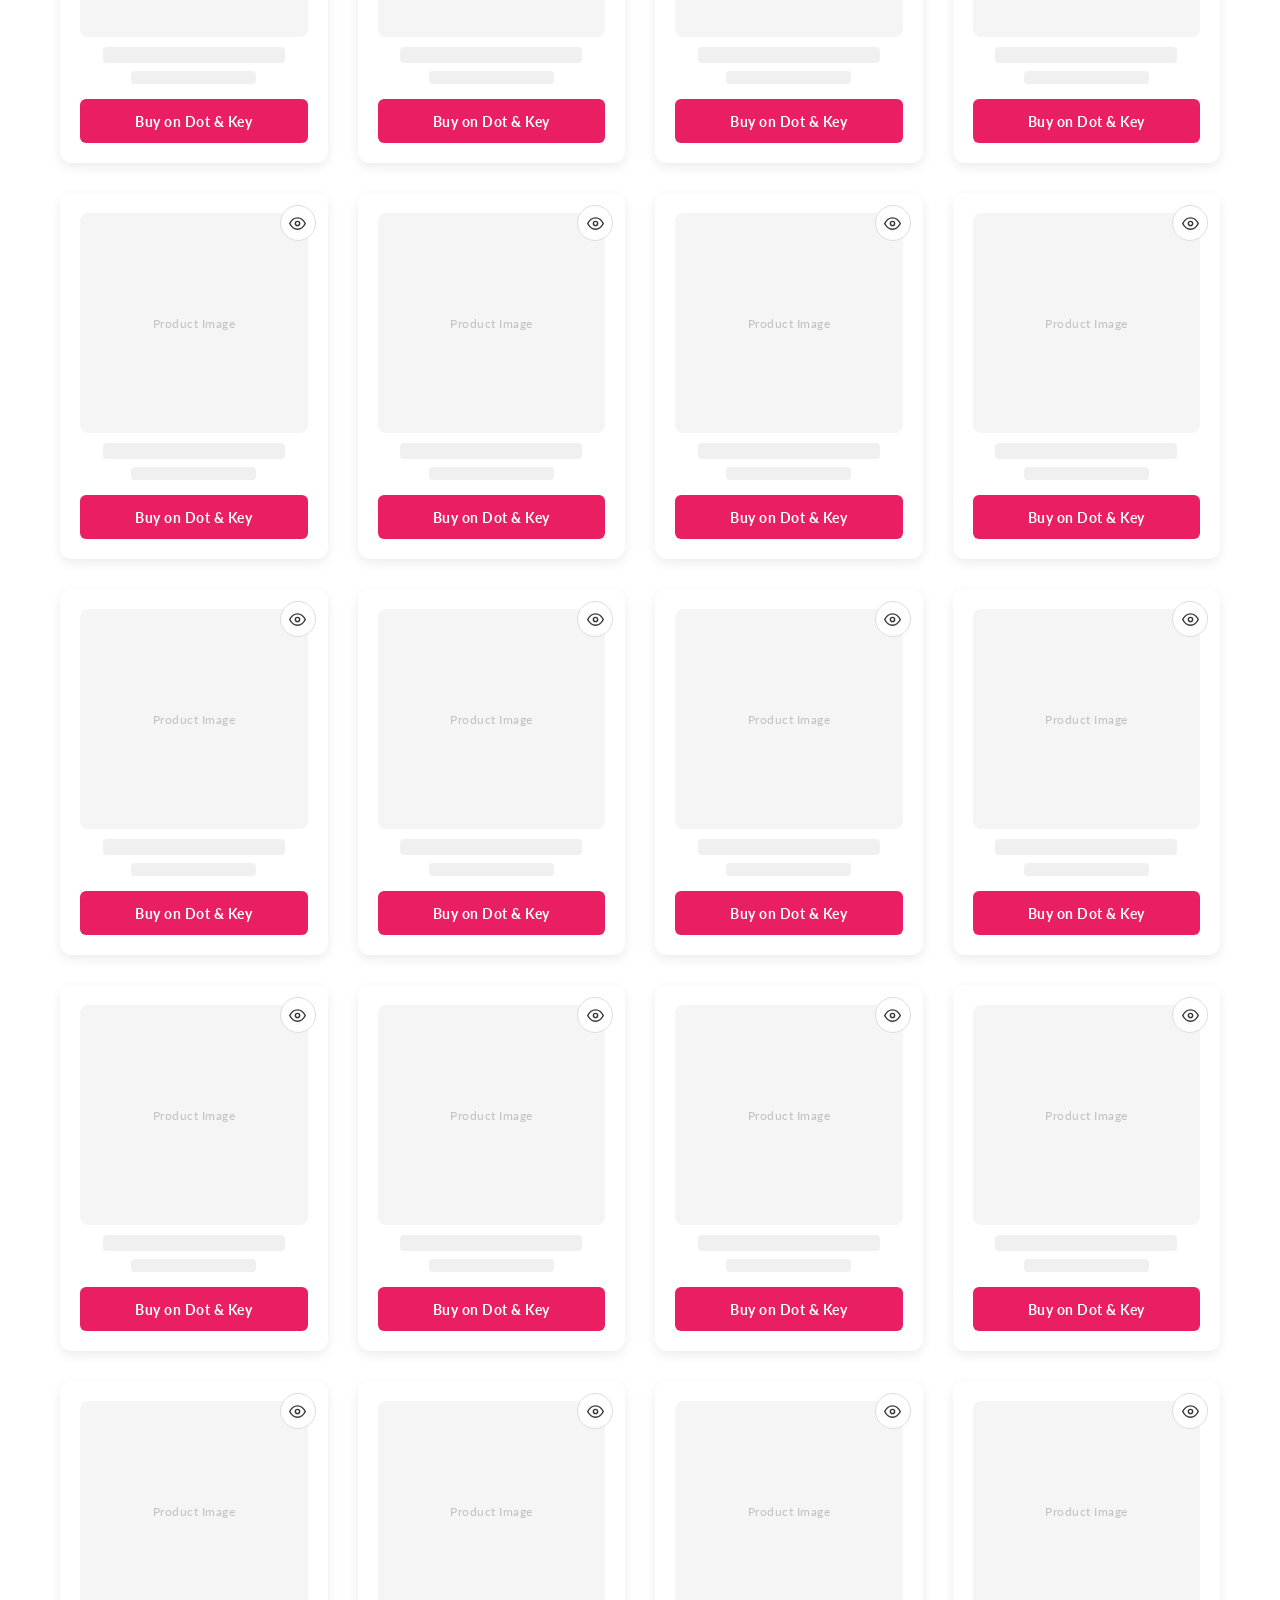
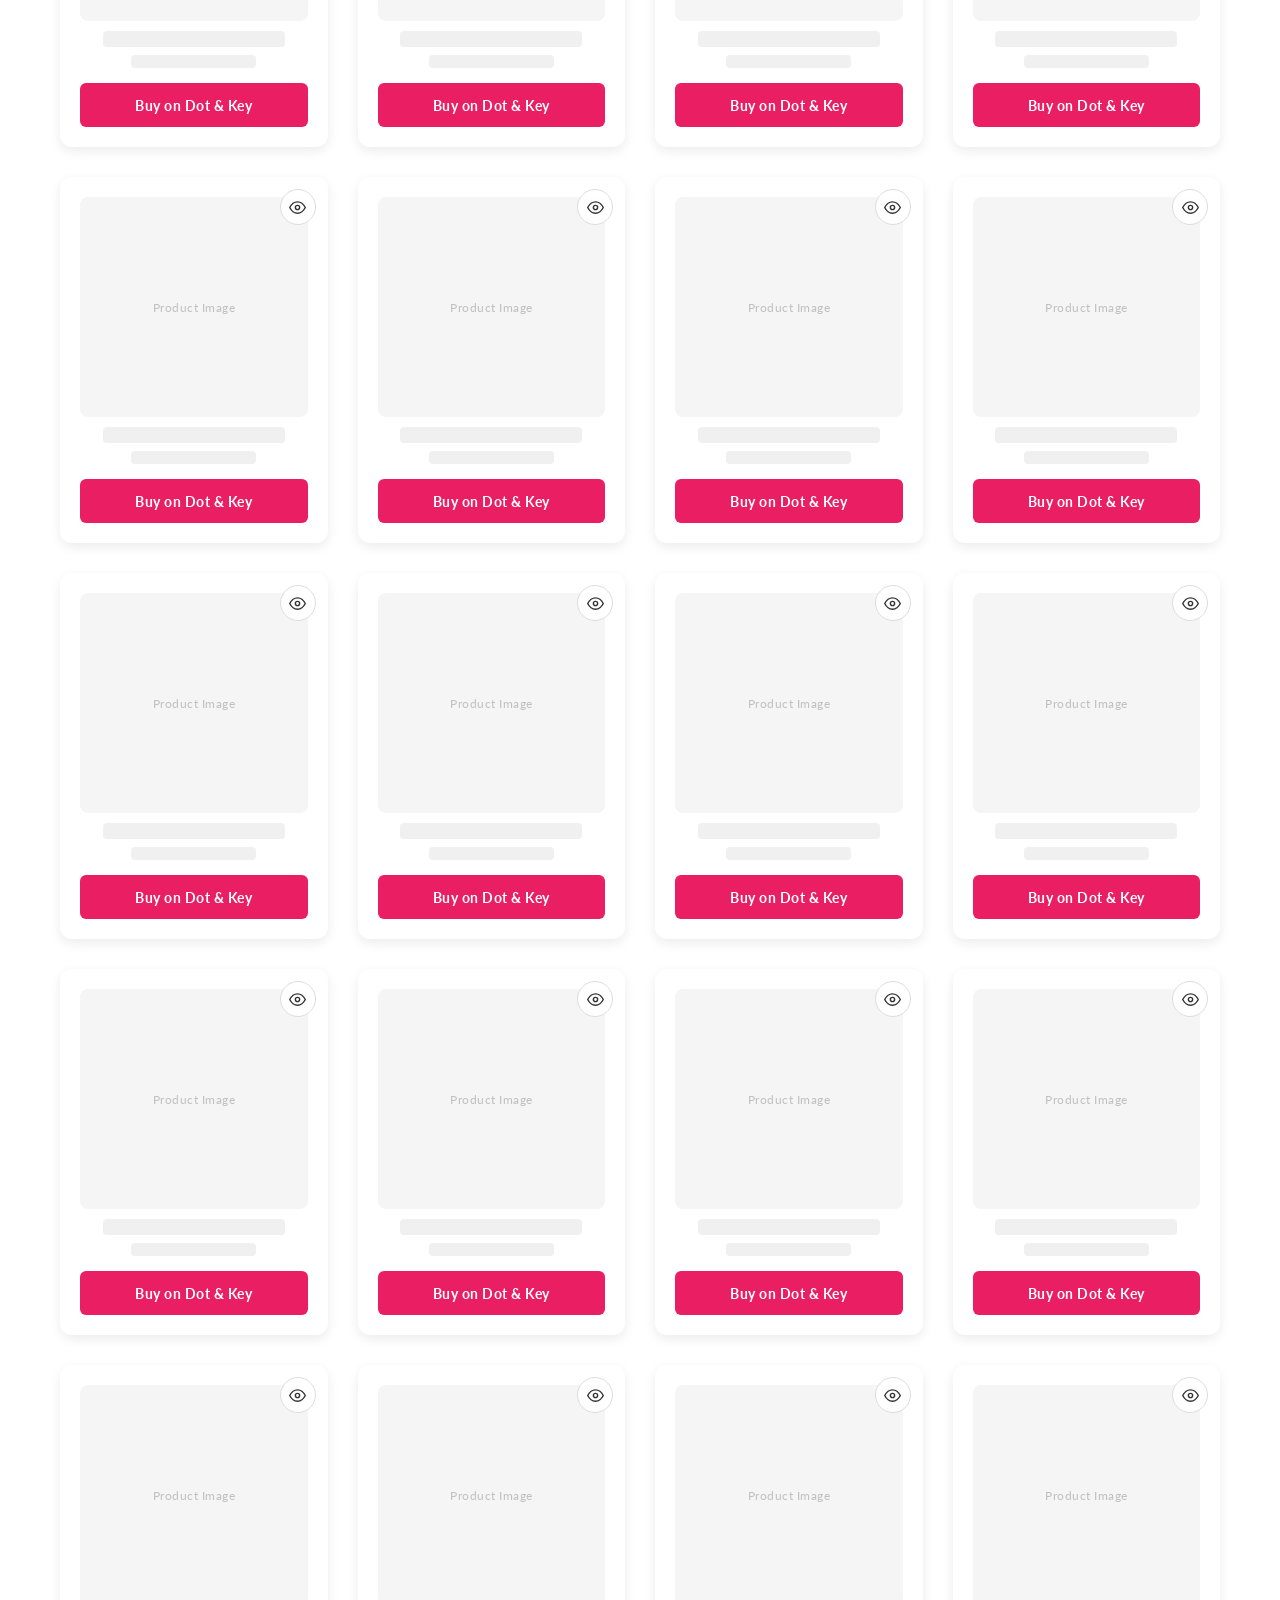
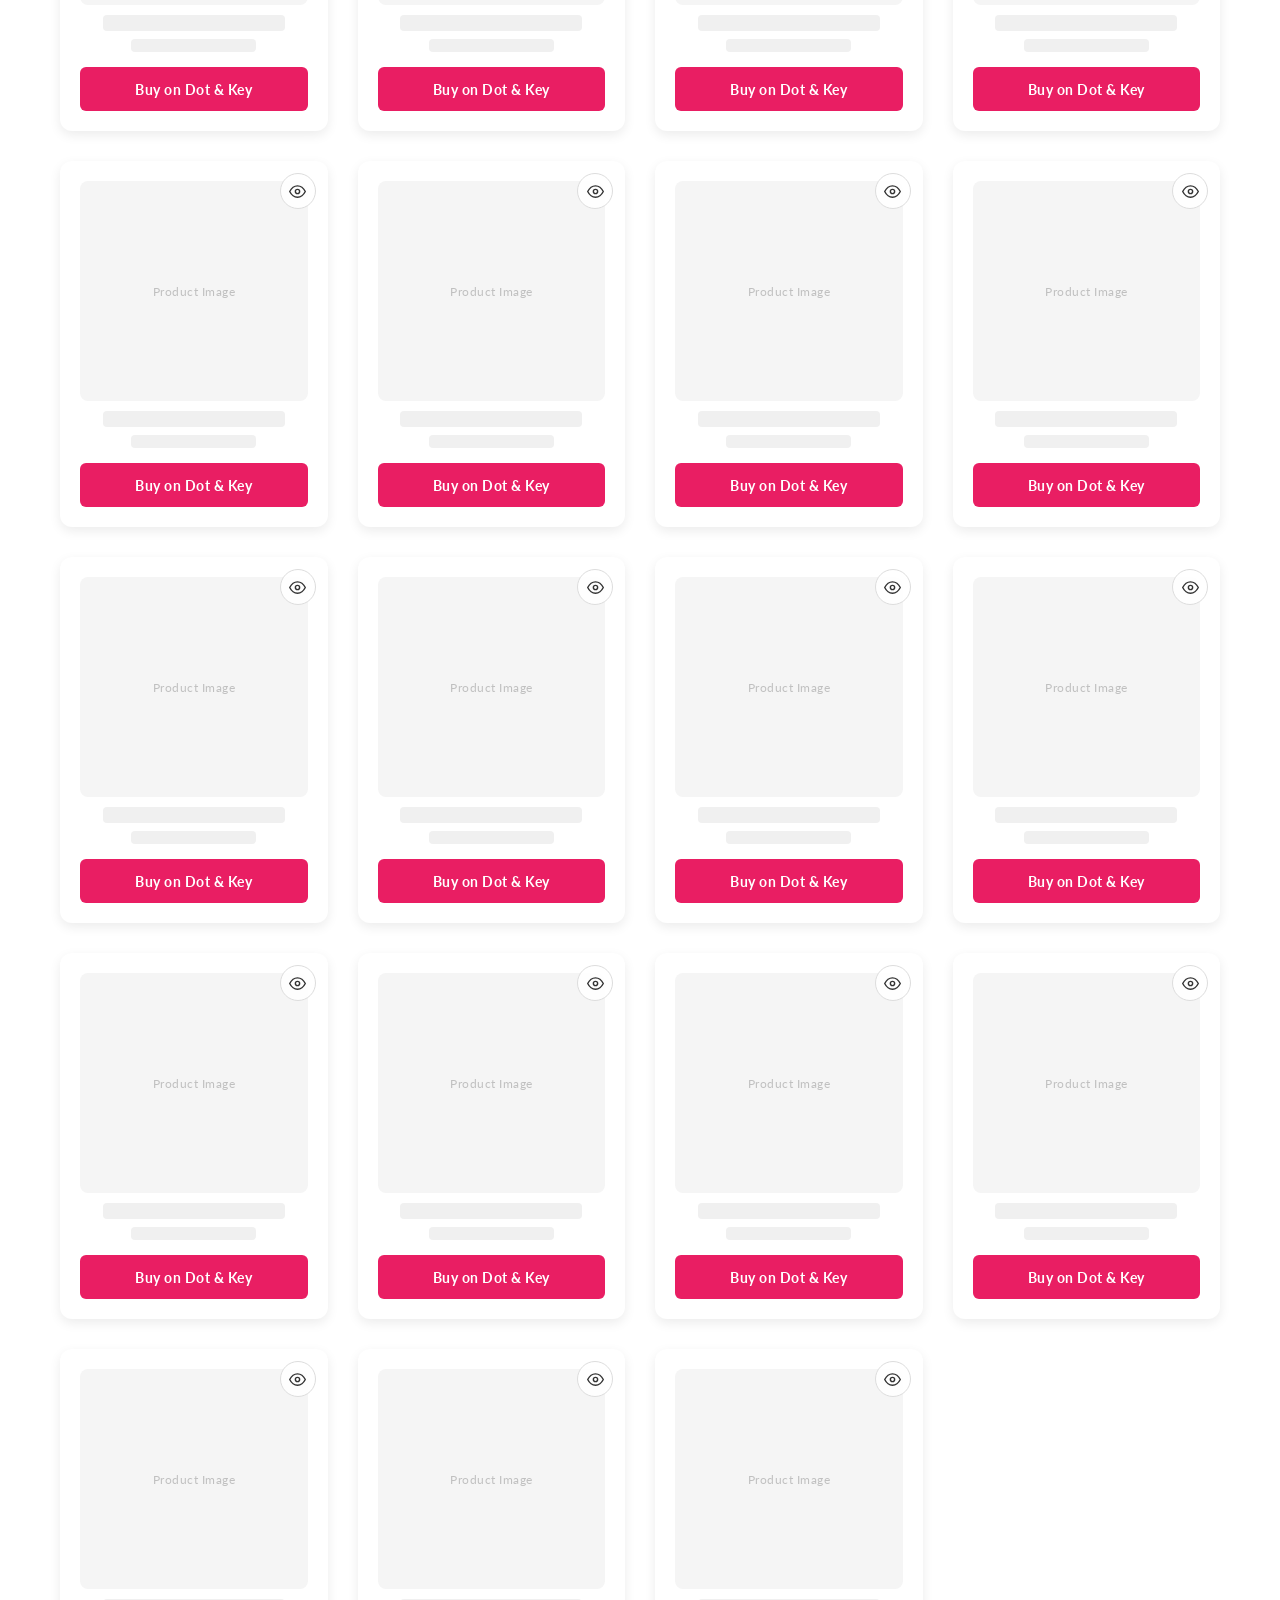
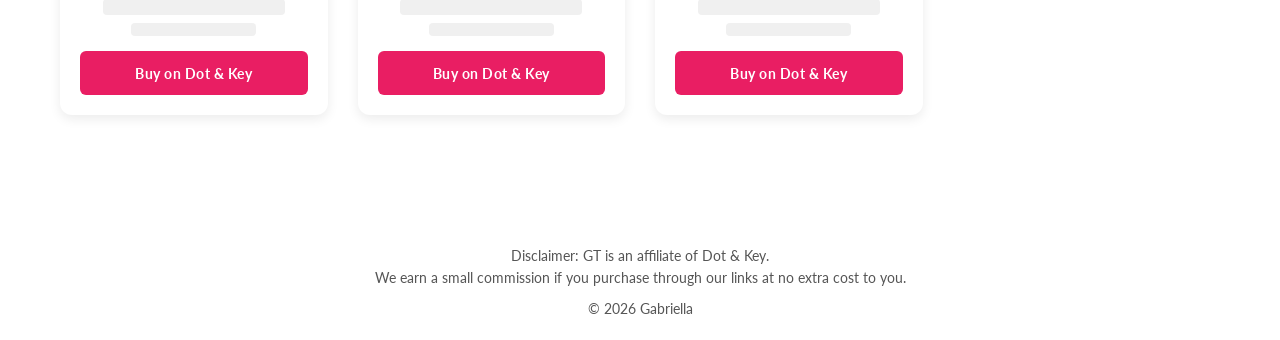
<file: dotandkey.html>
<!DOCTYPE html>
<html lang="en">
<head>
    <meta charset="UTF-8">
    <title>Dot & Key | GT</title>
    <link rel="icon" type="image/png" href="favicon.png?v=1">
    <meta name="viewport" content="width=device-width, initial-scale=1.0">
    <link href="https://fonts.googleapis.com/css2?family=Playfair+Display:wght@400;600;700&family=Lato:wght@300;400;700&display=swap" rel="stylesheet">
    <style>
        * { margin: 0; padding: 0; box-sizing: border-box; }
        body { font-family: 'Lato', sans-serif; }
        .navbar { background: #000; padding: 14px 24px; display: flex; align-items: center; justify-content: space-between; position: relative; z-index: 1001; gap: 14px; }
        .menu-icon { font-size: 26px; color: white; cursor: pointer; padding: 6px 8px; flex-shrink: 0; line-height: 1; background: none; border: none; }
        .menu-icon:hover { color: #e91e63; }
        .search-wrap { display: flex; align-items: center; background: #1a1a1a; border: 1.5px solid #333; border-radius: 30px; padding: 7px 16px; gap: 8px; flex: 1; max-width: 380px; margin-left: auto; transition: border-color 0.2s; }
        .search-wrap:focus-within { border-color: #e91e63; }
        .search-wrap svg { flex-shrink: 0; }
        .search-input { background: none; border: none; outline: none; color: white; font-size: 14px; font-family: 'Lato', sans-serif; width: 100%; }
        .search-input::placeholder { color: #888; }
        .search-results { display: none; position: absolute; top: calc(100% + 6px); right: 0; width: 320px; background: #fff; border-radius: 10px; box-shadow: 0 8px 30px rgba(0,0,0,0.18); z-index: 2000; overflow: hidden; }
        .search-results.open { display: block; }
        .search-result-item { display: flex; align-items: center; gap: 12px; padding: 11px 16px; cursor: pointer; border-bottom: 1px solid #f5f5f5; text-decoration: none; color: #111; transition: background 0.15s; font-family: 'Lato', sans-serif; }
        .search-result-item:last-child { border-bottom: none; }
        .search-result-item:hover { background: #fce4ec; }
        .search-result-item img { width: 42px; height: 42px; object-fit: contain; background: #f7f7f7; border-radius: 6px; flex-shrink: 0; }
        .search-result-name { font-size: 13px; font-weight: 600; line-height: 1.35; }
        .search-result-price { font-size: 12px; color: #e91e63; margin-top: 2px; }
        .search-no-result { padding: 16px; font-size: 13px; color: #888; text-align: center; font-family: 'Lato', sans-serif; }
        .overlay { position: fixed; top: 0; left: 0; width: 100%; height: 100%; background: rgba(0,0,0,0.5); opacity: 0; visibility: hidden; transition: 0.3s; z-index: 1000; }
        .overlay.active { opacity: 1; visibility: visible; }
        .side-menu { position: fixed; top: 0; left: -270px; width: 260px; height: 100%; background: #000; display: flex; flex-direction: column; padding-top: 70px; transition: 0.35s cubic-bezier(.4,0,.2,1); z-index: 1002; overflow-y: auto; }
        .side-menu.open { left: 0; }
        .side-menu a, .side-menu .menu-item { color: white; text-decoration: none; padding: 14px 24px; font-size: 16px; font-family: 'Lato', sans-serif; cursor: pointer; display: flex; justify-content: space-between; align-items: center; min-height: 48px; border-bottom: 1px solid #111; }
        .side-menu a:hover, .side-menu .menu-item:hover { background: #181818; color: #e91e63; }
        .side-menu .close-btn { position: absolute; top: 16px; right: 16px; font-size: 28px; cursor: pointer; color: white; padding: 6px; line-height: 1; background: none; border: none; }
        .side-menu .close-btn:hover { color: #e91e63; }
        .page-title { text-align: center; margin: 60px 0 40px; font-size: 32px; color: #e91e63; font-family: 'Playfair Display', serif; font-weight: 600; }
        .product-grid { display: grid; grid-template-columns: repeat(auto-fit, minmax(230px, 1fr)); gap: 30px; padding: 0 60px 80px; }
        .product-card { background: white; padding: 20px; border-radius: 12px; box-shadow: 0 4px 12px rgba(0,0,0,0.08); text-align: center; transition: 0.3s; position: relative; }
        .product-card:hover { transform: translateY(-5px); box-shadow: 0 6px 18px rgba(0,0,0,0.15); }
        .buy-btn { display: inline-flex; align-items: center; justify-content: center; margin-top: 15px; padding: 10px 20px; background: #e91e63; color: white; text-decoration: none; border-radius: 6px; font-size: 14px; font-family: 'Lato', sans-serif; font-weight: 700; letter-spacing: 0.5px; min-height: 44px; width: 100%; transition: 0.3s; }
        .buy-btn:hover { background: #c2185b; }
        .eye-btn { position: absolute; top: 12px; right: 12px; width: 36px; height: 36px; background: rgba(255,255,255,0.95); border: 1.5px solid #ddd; border-radius: 50%; cursor: pointer; display: flex; align-items: center; justify-content: center; transition: 0.2s; z-index: 2; }
        .eye-btn:hover { background: #e91e63; border-color: #e91e63; }
        .eye-btn:hover svg path, .eye-btn:hover svg circle { stroke: white; }
        .eye-btn svg { width: 17px; height: 17px; }
        /* Empty card placeholder styles */
        .placeholder-img { width: 100%; height: 220px; background: #f5f5f5; border-radius: 8px; display: flex; align-items: center; justify-content: center; }
        .placeholder-img span { font-size: 12px; color: #c0c0c0; font-family: 'Lato', sans-serif; letter-spacing: 0.5px; }
        .placeholder-bar { background: #f0f0f0; border-radius: 4px; margin: 10px auto 0; }
        /* Popup styles */
        .popup-overlay { display: none; position: fixed; top: 0; left: 0; width: 100%; height: 100%; background: rgba(0,0,0,0.65); z-index: 2000; align-items: center; justify-content: center; padding: 20px; }
        .popup-overlay.open { display: flex; }
        .popup-box { background: white; border-radius: 14px; width: 100%; max-width: 420px; max-height: 90vh; overflow-y: auto; position: relative; animation: popIn 0.22s ease; }
        @keyframes popIn { from { transform: scale(0.93); opacity:0; } to { transform: scale(1); opacity:1; } }
        .popup-close { position: absolute; top: 12px; right: 16px; font-size: 26px; cursor: pointer; color: #555; z-index: 10; line-height: 1; background: none; border: none; }
        .popup-close:hover { color: #e91e63; }
        .slider-wrap { position: relative; background: #f7f7f7; border-radius: 14px 14px 0 0; overflow: hidden; }
        .slides { display: flex; transition: transform 0.32s ease; }
        .slider-arrow { position: absolute; top: 50%; transform: translateY(-50%); background: rgba(255,255,255,0.92); border: none; border-radius: 50%; width: 34px; height: 34px; font-size: 20px; cursor: pointer; display: flex; align-items: center; justify-content: center; color: #333; transition: 0.2s; z-index: 5; }
        .slider-arrow:hover { background: #e91e63; color: white; }
        .slider-arrow.prev { left: 10px; }
        .slider-arrow.next { right: 10px; }
        .slider-dots { display: flex; justify-content: center; gap: 7px; padding: 10px 0 6px; background: #f7f7f7; }
        .dot { width: 8px; height: 8px; border-radius: 50%; background: #ccc; cursor: pointer; transition: 0.2s; }
        .dot.active { background: #e91e63; }
        .new-badge { position: absolute; top: 14px; left: 14px; background: #e91e63; color: white; font-size: 11px; font-weight: bold; padding: 4px 10px; border-radius: 4px; z-index: 5; font-family: 'Lato', sans-serif; letter-spacing: 1px; }
        .popup-details { padding: 18px 22px 24px; font-family: 'Lato', sans-serif; }
        .popup-details .sku { font-size: 12px; color: #999; margin-bottom: 5px; }
        .popup-details h2 { font-size: 17px; font-weight: bold; color: #111; margin-bottom: 10px; line-height: 1.45; font-family: 'Playfair Display', serif; }
        .popup-stars { font-size: 17px; margin-bottom: 13px; letter-spacing: 1px; }
        .star-filled { color: #f5a623; }
        .star-empty { color: #ddd; }
        .popup-price { display: flex; align-items: center; gap: 10px; flex-wrap: wrap; margin-bottom: 3px; }
        .popup-price .offer { font-size: 22px; font-weight: bold; color: #111; }
        .popup-price .mrp { font-size: 14px; color: #aaa; text-decoration: line-through; }
        .popup-price .discount { font-size: 12px; background: #f0f0f0; color: #666; padding: 3px 10px; border-radius: 20px; }
        .popup-tax { font-size: 12px; color: #999; margin-bottom: 15px; }
        .popup-desc { font-size: 14px; color: #444; line-height: 1.65; margin-bottom: 16px; border-top: 1px solid #f0f0f0; padding-top: 14px; }
        .size-label { font-size: 13px; font-weight: bold; color: #333; margin-bottom: 8px; }
        .size-box { display: inline-block; border: 1.5px solid #333; padding: 8px 22px; border-radius: 6px; font-size: 14px; color: #333; margin-bottom: 18px; }
        .popup-buy-btn { display: block; width: 100%; padding: 14px; background: #e91e63; color: white; text-align: center; text-decoration: none; border-radius: 8px; font-size: 15px; font-family: 'Lato', sans-serif; font-weight: bold; letter-spacing: 1px; transition: 0.3s; min-height: 50px; line-height: 1.4; }
        .popup-buy-btn:hover { background: #c2185b; }
        footer { text-align: center; padding: 20px 15px; margin-top: 30px; font-size: 14px; line-height: 1.6; font-family: 'Lato', sans-serif; color: #555; }
        @media (max-width: 768px) { .page-title { font-size: 24px; margin: 40px 0 25px; } .product-grid { grid-template-columns: 1fr 1fr; gap: 20px; padding: 0 20px 60px; } .placeholder-img { height: 180px; } .buy-btn { font-size: 13px; padding: 8px 14px; } .search-wrap { max-width: 220px; } }
        @media (max-width: 480px) { .navbar { padding: 12px 14px; } .search-wrap { max-width: 180px; padding: 6px 12px; } .page-title { font-size: 20px; margin: 30px 0 20px; } .product-grid { grid-template-columns: 1fr; gap: 15px; padding: 0 15px 50px; } .product-card { padding: 15px; } .placeholder-img { height: 200px; } footer { font-size: 12px; } .popup-overlay { align-items: flex-end; padding: 0; } .popup-box { max-width: 100%; border-radius: 18px 18px 0 0; } .search-results { width: 260px; right: -10px; } }
    </style>
    <script async src="https://pagead2.googlesyndication.com/pagead/js/adsbygoogle.js?client=ca-pub-3657288243299462" crossorigin="anonymous"></script>
</head>
<script src="https://pl29332903.profitablecpmratenetwork.com/76/db/ac/76dbace730e06d8081721a8b1147a931.js"></script>
<body>

<div class="navbar">
    <button class="menu-icon" onclick="openMenu()" aria-label="Open menu">&#9776;</button>
    <div class="search-wrap" style="position:relative;">
        <svg width="16" height="16" viewBox="0 0 24 24" fill="none"><circle cx="11" cy="11" r="8" stroke="#888" stroke-width="2"/><path d="M21 21l-4.35-4.35" stroke="#888" stroke-width="2" stroke-linecap="round"/></svg>
        <input class="search-input" id="searchInput" type="text" placeholder="Search products..." autocomplete="off" oninput="handleSearch(this.value)" onfocus="handleSearch(this.value)">
        <div class="search-results" id="searchResults"></div>
    </div>
</div>
<div class="overlay" id="overlay" onclick="closeMenu()"></div>
<div class="side-menu" id="sideMenu">
    <button class="close-btn" onclick="closeMenu()" aria-label="Close menu">&times;</button>
    <a href="index.html">Home</a>
    <a href="About.html">About</a>
    <a href="skinn.html">SKINN</a>
    <a href="contact.html">Contact</a>
</div>

<h1 class="page-title">Dot &amp; Key ✨</h1>
<div class="product-grid" id="productGrid"></div>

<!-- QUICK VIEW POPUP -->
<div class="popup-overlay" id="popupOverlay" onclick="handleOverlayClick(event)">
    <div class="popup-box" id="popupBox">
        <button class="popup-close" onclick="closePopup()">&times;</button>
        <div class="slider-wrap">
            <span class="new-badge" id="popupBadge" style="display:none;">New Drop</span>
            <div class="slides" id="popupSlides"></div>
            <button class="slider-arrow prev" onclick="slideMove(-1)" style="display:none;">&#8249;</button>
            <button class="slider-arrow next" onclick="slideMove(1)" style="display:none;">&#8250;</button>
            <div class="slider-dots" id="sliderDots"></div>
        </div>
        <div class="popup-details">
            <div class="sku" id="popupSku"></div>
            <h2 id="popupTitle"></h2>
            <div class="popup-stars" id="popupStars"></div>
            <div class="popup-price">
                <span class="offer" id="popupOffer"></span>
                <span class="mrp" id="popupMrp"></span>
                <span class="discount" id="popupDiscount"></span>
            </div>
            <div class="popup-tax">(Inclusive of all taxes)</div>
            <div class="popup-desc" id="popupDesc"></div>
            <div class="size-label">Size</div>
            <div class="size-box" id="popupSize"></div>
            <a class="popup-buy-btn" id="popupBuyBtn" target="_blank" rel="nofollow noopener">BUY ON DOT &amp; KEY</a>
        </div>
    </div>
</div>

<footer>
    <p>Disclaimer: GT is an affiliate of Dot &amp; Key.<br>
    We earn a small commission if you purchase through our links at no extra cost to you.</p>
    <p style="margin-top:8px;">&copy; 2026 Gabriella</p>
</footer>

<script>
// ── Products: all 63 cards empty except card 59 (index 58) which has an affiliate link placeholder ──
const products = Array.from({length: 63}, (_, i) => ({
    sku:     "DK" + String(i + 1).padStart(2, "0"),
    stars:   5,
    badge:   false,
    title:   "Product Name",
    offer:   "₹000",
    mrp:     "",
    discount:"",
    size:    "–",
    desc:    "Product description coming soon.",
    link:    i === 58 ? "YOUR_AFFILIATE_LINK_HERE" : "#"   // card 59 = index 58
}));

// ── Render cards ──
(function renderCards() {
    const grid = document.getElementById("productGrid");
    products.forEach((p, i) => {
        const card = document.createElement("div");
        card.className = "product-card";
        card.innerHTML = `
            <button class="eye-btn" onclick="openPopup(${i})" aria-label="Quick view">
                <svg viewBox="0 0 24 24" fill="none">
                    <path d="M1 12s4-8 11-8 11 8 11 8-4 8-11 8-11-8-11-8z" stroke="#333" stroke-width="2" stroke-linecap="round" stroke-linejoin="round"/>
                    <circle cx="12" cy="12" r="3" stroke="#333" stroke-width="2"/>
                </svg>
            </button>
            <div class="placeholder-img"><span>Product Image</span></div>
            <div class="placeholder-bar" style="height:16px;width:80%;"></div>
            <div class="placeholder-bar" style="height:13px;width:55%;margin-top:8px;"></div>
            <a href="${p.link}" class="buy-btn" ${p.link !== "#" ? 'target="_blank" rel="nofollow noopener"' : ""}>Buy on Dot &amp; Key</a>`;
        grid.appendChild(card);
    });
})();

// ── Search ──
const navLinks = [
    {name:"Home",url:"index.html"},
    {name:"About",url:"About.html"},
    {name:"SKINN",url:"skinn.html"},
    {name:"Contact",url:"contact.html"}
];
function handleSearch(query) {
    const resultsEl = document.getElementById("searchResults");
    const q = query.trim().toLowerCase();
    if (!q) { resultsEl.classList.remove("open"); resultsEl.innerHTML = ""; return; }
    const matched = navLinks.filter(n => n.name.toLowerCase().includes(q));
    if (!matched.length) {
        resultsEl.innerHTML = '<div class="search-no-result">No results for "' + query + '"</div>';
    } else {
        resultsEl.innerHTML = matched.map(n =>
            `<a class="search-result-item" href="${n.url}">
                <div style="width:42px;height:42px;display:flex;align-items:center;justify-content:center;background:#f7f7f7;border-radius:6px;font-size:20px;">🔗</div>
                <div><div class="search-result-name">${n.name}</div><div class="search-result-price" style="color:#888;">Page</div></div>
            </a>`).join("");
    }
    resultsEl.classList.add("open");
}
document.addEventListener("click", e => { if (!e.target.closest(".search-wrap")) document.getElementById("searchResults").classList.remove("open"); });

// ── Popup ──
let currentSlide = 0, totalSlides = 0;
function openPopup(index) {
    const p = products[index];
    document.getElementById("popupSku").textContent = p.sku;
    document.getElementById("popupTitle").textContent = p.title;
    document.getElementById("popupStars").innerHTML =
        '<span class="star-filled">' + "★".repeat(p.stars) + '</span>' +
        '<span class="star-empty">' + "★".repeat(5 - p.stars) + '</span>';
    document.getElementById("popupOffer").textContent = p.offer;
    document.getElementById("popupMrp").textContent = "";
    document.getElementById("popupDiscount").textContent = p.discount;
    document.getElementById("popupDesc").textContent = p.desc;
    document.getElementById("popupSize").textContent = p.size;
    document.getElementById("popupBuyBtn").href = p.link;
    // Placeholder slide
    document.getElementById("popupSlides").innerHTML =
        `<div style="min-width:100%;height:280px;background:#f5f5f5;display:flex;align-items:center;justify-content:center;color:#c0c0c0;font-size:13px;font-family:'Lato',sans-serif;letter-spacing:.5px;">Product Image</div>`;
    document.getElementById("popupOverlay").classList.add("open");
    document.body.style.overflow = "hidden";
}
function closePopup() { document.getElementById("popupOverlay").classList.remove("open"); document.body.style.overflow = ""; }
function handleOverlayClick(e) { if (e.target === document.getElementById("popupOverlay")) closePopup(); }
function slideMove() {}  // no-op — single placeholder image
document.addEventListener("keydown", e => { if (e.key === "Escape") closePopup(); });

// ── Side menu ──
function openMenu() { document.getElementById("sideMenu").classList.add("open"); document.getElementById("overlay").classList.add("active"); document.body.style.overflow = "hidden"; }
function closeMenu() { document.getElementById("sideMenu").classList.remove("open"); document.getElementById("overlay").classList.remove("active"); document.body.style.overflow = ""; }
</script>
<script src="https://pl29344583.profitablecpmratenetwork.com/19/ae/7c/19ae7cadaada5cbb94fbcac59fde34ad.js"></script>
</body>
</html>
</file>
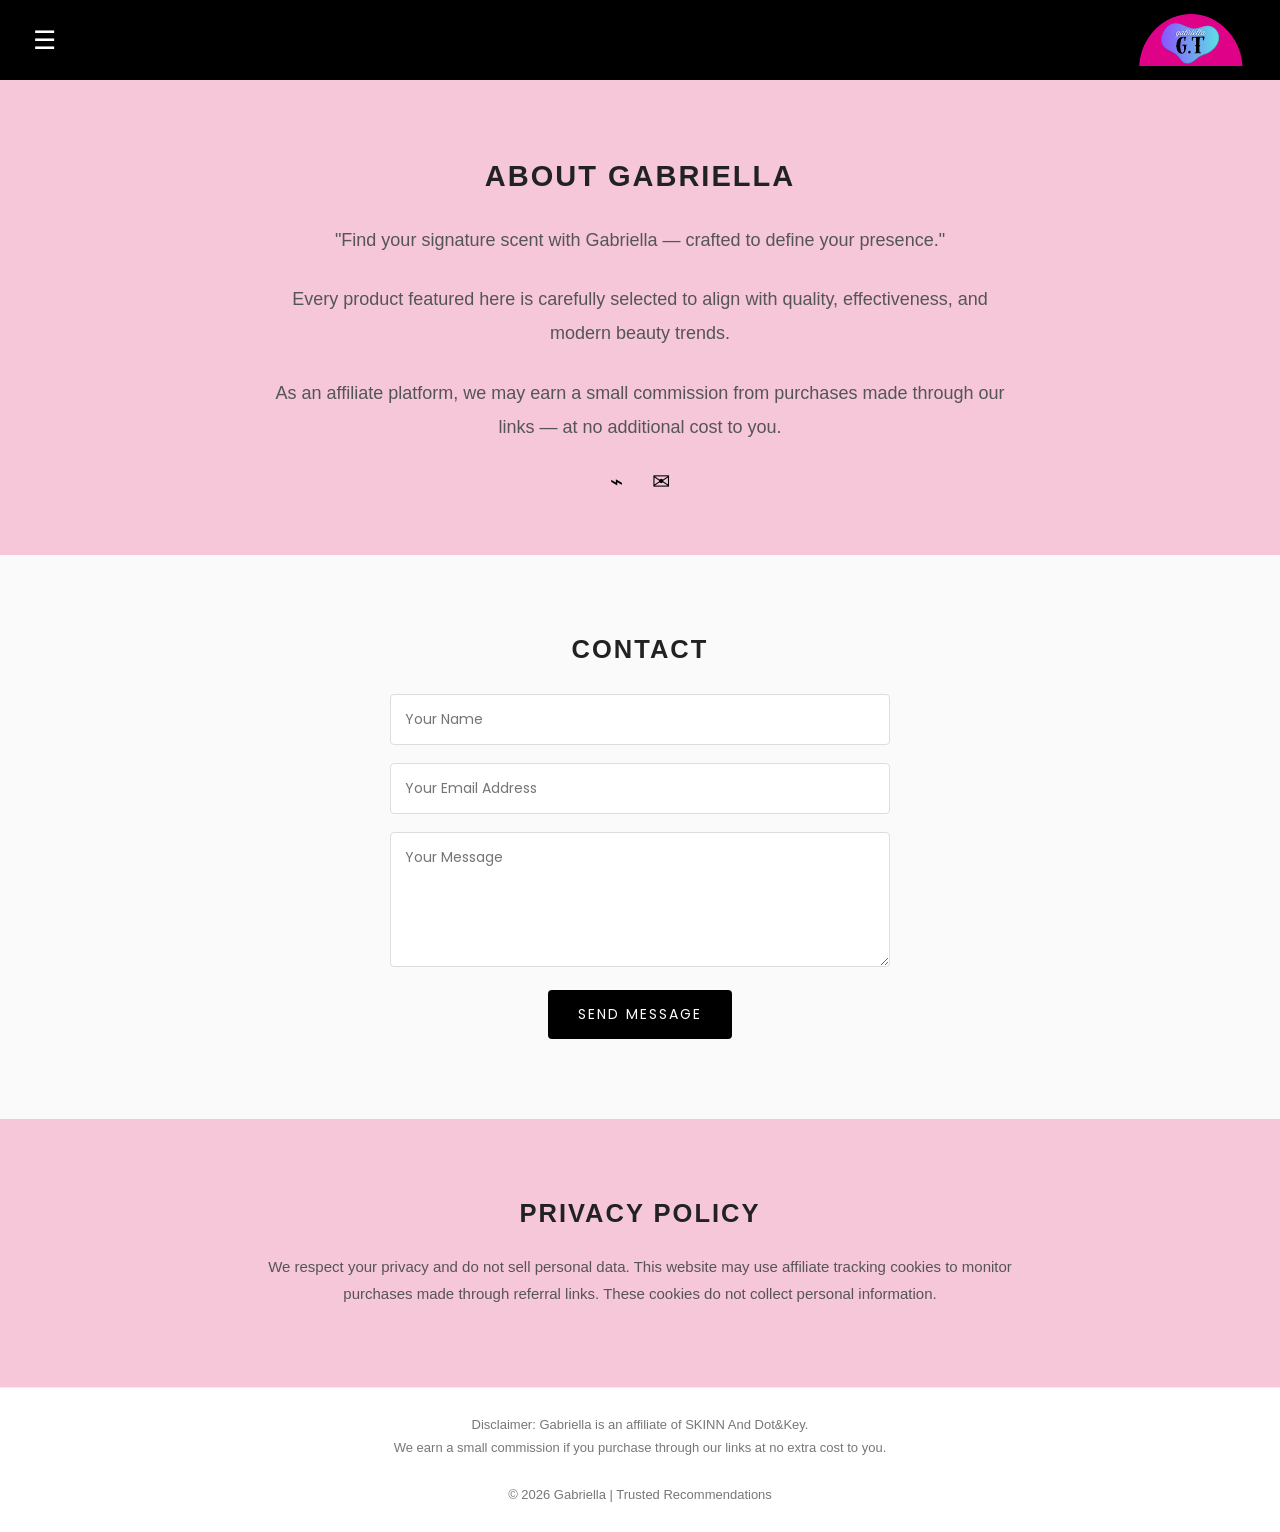
<file: index1.html>
<!DOCTYPE html>
<html lang="en">
<head>
<meta charset="UTF-8">
<title>About | Gabriella</title>
<link rel="icon" type="image/png" href="favicon.png?v=1">
<meta name="viewport" content="width=device-width, initial-scale=1.0">
<link href="https://fonts.googleapis.com/css2?family=Poppins:wght@300;400;600&display=swap" rel="stylesheet">

<style>
* { margin: 0; padding: 0; box-sizing: border-box; }

body {
    font-family: 'Lato', sans-serif;
    background: #f5c7d9;
    font-size: 17px;
    color: #222;
}

/* ===== TOPBAR ===== */
.topbar {
    background: #000;
    height: 80px;
    display: flex;
    align-items: center;
    justify-content: space-between;
    padding: 0 25px;
    position: relative;
    z-index: 1001;
    width: 100%;
}

.topbar-left {
    display: flex;
    align-items: center;
    gap: 18px;
}

.menu-icon {
    font-size: 26px;
    color: white;
    cursor: pointer;
    padding: 8px;
    line-height: 1;
    flex-shrink: 0;
}

.topbar .logo img {
    height: 52px;
    object-fit: contain;
    display: block;
}

/* ===== SIDE MENU ===== */
.side-menu {
    position: fixed;
    top: 0;
    left: -270px;
    width: 260px;
    height: 100%;
    background: #000;
    display: flex;
    flex-direction: column;
    padding-top: 75px;
    transition: 0.4s ease;
    z-index: 1002;
    overflow-y: auto;
}

.side-menu a {
    color: white;
    text-decoration: none;
    padding: 16px 28px;
    font-size: 16px;
    font-family: 'Poppins', sans-serif;
    letter-spacing: 1px;
    display: block;
    border-bottom: 1px solid #1a1a1a;
    transition: background 0.2s;
}

.side-menu a:hover { background: #111; }

.side-menu .close-btn {
    position: absolute;
    top: 20px;
    right: 20px;
    font-size: 28px;
    cursor: pointer;
    color: white;
    padding: 5px;
    line-height: 1;
    background: none;
    border: none;
}

/* ===== OVERLAY ===== */
.overlay {
    position: fixed;
    top: 0; left: 0;
    width: 100%; height: 100%;
    background: rgba(0,0,0,0.5);
    opacity: 0;
    visibility: hidden;
    transition: 0.3s;
    z-index: 1000;
}
.overlay.active { opacity: 1; visibility: visible; }

/* ===== ABOUT SECTION ===== */
.about-section {
    padding: 80px 20px 60px;
    max-width: 800px;
    margin: auto;
    text-align: center;
}



.about-section h1 {
    font-weight: 600;
    font-size: 29px;
    margin-bottom: 30px;
    letter-spacing: 2px;
}

.about-section p {
    font-weight: 300;
    font-size: 18px;
    line-height: 1.9;
    margin-bottom: 25px;
    color: #555;
}

.about-section strong p { font-weight: 400; }

/* ===== SOCIAL ICONS ===== */
.social-icons { margin-top: 25px; }

.social-icons a {
    margin: 0 12px;
    font-size: 22px;
    color: #000;
    transition: 0.3s;
    text-decoration: none;
}

.social-icons a:hover { color: #e91e63; }

/* ===== CONTACT SECTION ===== */
.contact-section {
    padding: 80px 20px;
    background: #fafafa;
    text-align: center;
}

.contact-section h2 {
    font-weight: 600;
    margin-bottom: 30px;
    letter-spacing: 2px;
}

.contact-form { max-width: 500px; margin: auto; }

.contact-form input,
.contact-form textarea {
    width: 100%;
    padding: 14px;
    margin-bottom: 18px;
    border: 1px solid #ddd;
    font-family: 'Poppins', sans-serif;
    font-size: 14px;
    border-radius: 4px;
    outline: none;
    transition: border-color 0.2s;
}

.contact-form input:focus,
.contact-form textarea:focus { border-color: #e91e63; }

.contact-form button {
    padding: 14px 30px;
    background: #000;
    color: #fff;
    border: none;
    letter-spacing: 2px;
    cursor: pointer;
    transition: 0.3s;
    font-family: 'Poppins', sans-serif;
    font-size: 14px;
    border-radius: 4px;
}

.contact-form button:hover { background: #e91e63; }

/* ===== PRIVACY ===== */
.privacy-section {
    padding: 80px 20px;
    max-width: 800px;
    margin: auto;
    text-align: center;
}

.privacy-section h2 {
    margin-bottom: 25px;
    font-weight: 600;
    letter-spacing: 2px;
}

.privacy-section p {
    font-size: 15px;
    line-height: 1.8;
    color: #555;
}

/* ===== FOOTER ===== */
footer {
    text-align: center;
    padding: 25px 20px;
    font-size: 13px;
    background: #fff;
    border-top: 1px solid #eee;
    color: #777;
    line-height: 1.8;
}

/* ===== TABLET ===== */
@media (max-width: 768px) {
    .topbar { height: 68px; }
    .topbar .logo img { height: 44px; }
    .about-section { padding: 60px 20px 50px; }
    .about-section h1 { font-size: 24px; }
    .about-section p { font-size: 16px; }
}

/* ===== MOBILE ===== */
@media (max-width: 480px) {
    .topbar { height: 60px; padding: 0 15px; }
    .topbar .logo img { height: 38px; }
    .menu-icon { font-size: 22px; }
    .about-section { padding: 50px 15px 40px; }
    .about-section h1 { font-size: 20px; }
    
    .contact-section { padding: 50px 15px; }
    .privacy-section { padding: 50px 15px; }
}
</style>
</head>

<body>

<!-- ===== TOPBAR ===== -->
<div class="topbar">
   <div class="topbar-left">
    <div class="menu-icon" onclick="openMenu()">☰</div>
</div>
<div class="logo">
    <a href="index.html">
        <img src="smalllogo.png" alt="Gabriella Logo">
    </a>
</div>
</div>

<!-- OVERLAY -->
<div class="overlay" id="overlay" onclick="closeMenu()"></div>

<!-- SIDE MENU -->
<div class="side-menu" id="sideMenu">
    <button class="close-btn" onclick="closeMenu()">×</button>
    <a href="index.html">Home</a>
    
    <a href="DK.html">Dot&Key</a>
    <a href="MEN.html">Men</a>
    <a href="WOMEN.html">Women</a>
</div>

<!-- ABOUT -->
<section class="about-section">

    <h1>ABOUT GABRIELLA</h1>

    <p>"Find your signature scent with Gabriella — crafted to define your presence."</p>

    <p>Every product featured here is carefully selected to align with quality, effectiveness, and modern beauty trends.</p>

    <p>As an affiliate platform, we may earn a small commission from purchases made through our links — at no additional cost to you.</p>

    <div class="social-icons">
        <a href="https://www.instagram.com/gabriella.curates/" target="_blank" title="Instagram">⌁</a>
        <a href="#contact" title="Contact">✉</a>
    </div>
</section>

<!-- CONTACT -->
<section class="contact-section" id="contact">
    <h2>CONTACT</h2>
    <form class="contact-form" action="mailto:gabriella.curates@gmail.com" method="POST" enctype="text/plain">
        <input type="text" placeholder="Your Name" required>
        <input type="email" placeholder="Your Email Address" required>
        <textarea rows="5" placeholder="Your Message"></textarea>
        <button type="submit">SEND MESSAGE</button>
    </form>
</section>

<!-- PRIVACY -->
<section class="privacy-section">
    <h2>PRIVACY POLICY</h2>
    <p>We respect your privacy and do not sell personal data. This website may use affiliate tracking cookies to monitor purchases made through referral links. These cookies do not collect personal information.</p>
</section>

<!-- FOOTER -->
<footer>
    Disclaimer: Gabriella is an affiliate of SKINN And Dot&Key.<br>
    We earn a small commission if you purchase through our links at no extra cost to you.
    <br><br>
    © 2026 Gabriella | Trusted Recommendations
</footer>

<script>
function openMenu() {
    document.getElementById("sideMenu").style.left = "0";
    document.getElementById("overlay").classList.add("active");
    document.body.style.overflow = "hidden";
}

function closeMenu() {
    document.getElementById("sideMenu").style.left = "-270px";
    document.getElementById("overlay").classList.remove("active");
    document.body.style.overflow = "";
}

document.addEventListener("keydown", function(e) {
    if (e.key === "Escape") closeMenu();
});
</script>

</body>
</html>
</file>
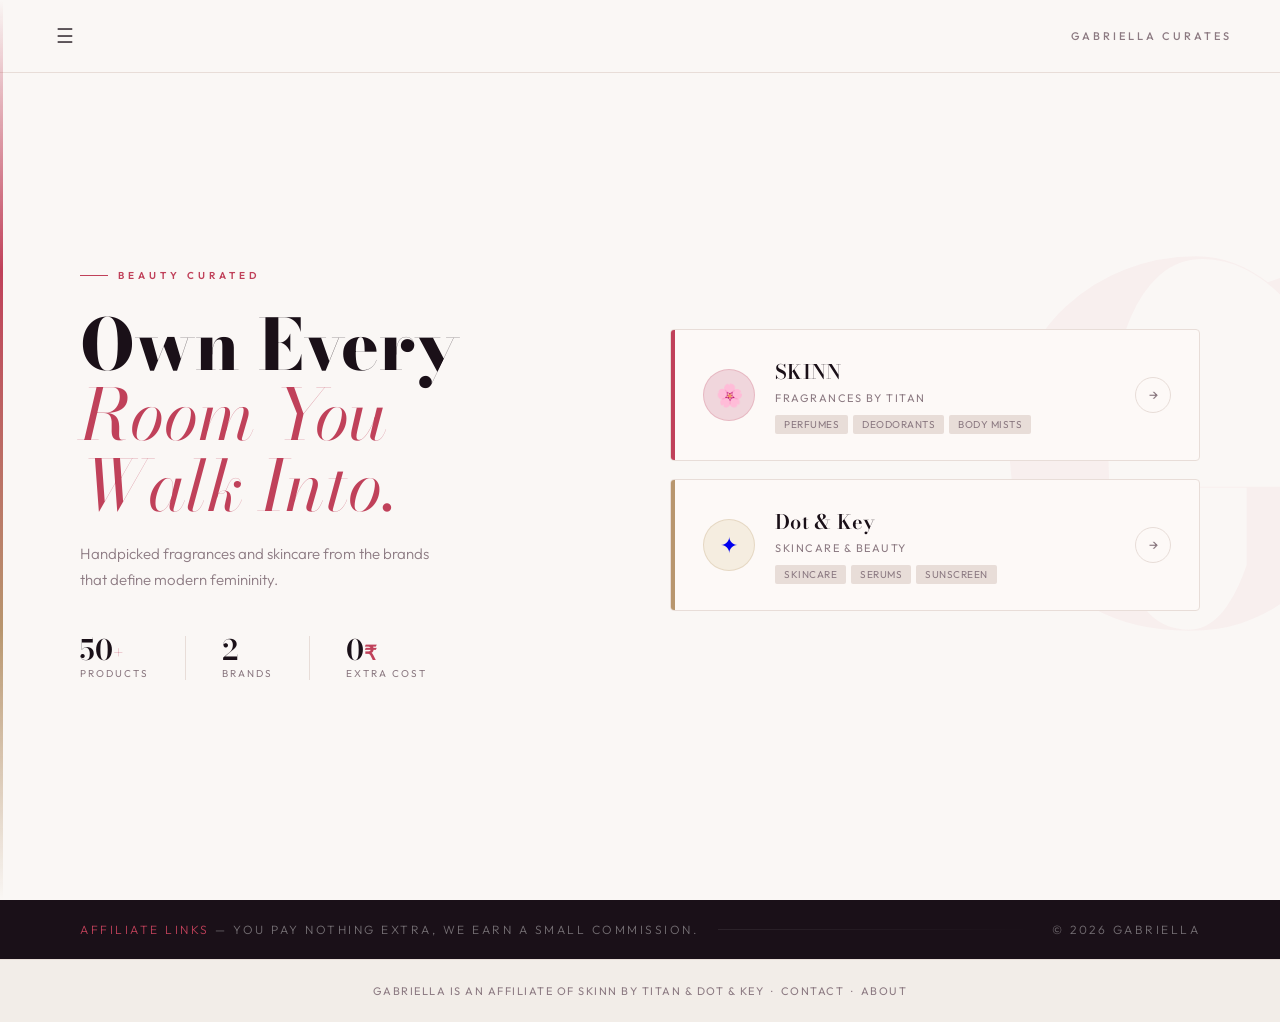
<file: MB.html>
<!DOCTYPE html>
<html lang="en">
<head>
    <meta charset="UTF-8">
    <title>Gabriella Curates</title>
    <link rel="icon" type="image/png" href="favicon.png?v=1">
    <meta name="viewport" content="width=device-width, initial-scale=1.0">
    <link href="https://fonts.googleapis.com/css2?family=Bodoni+Moda:ital,wght@0,400;0,600;0,800;1,400;1,600&family=Outfit:wght@300;400;500;600&display=swap" rel="stylesheet">

    <style>
        :root {
            --bg:      #faf7f5;
            --bg2:     #f2ede8;
            --ink:     #1a1018;
            --rose:    #c0415a;
            --rose2:   #a33050;
            --blush:   #f0d6dc;
            --taupe:   #8c7a82;
            --linen:   #e8ddd8;
            --gold:    #b8966e;
            --offwhite:#fdf9f7;
        }

        * { margin: 0; padding: 0; box-sizing: border-box; }

        body {
            font-family: 'Outfit', sans-serif;
            background: var(--bg);
            color: var(--ink);
            min-height: 100vh;
            overflow-x: hidden;
        }

        body::after {
            content: '';
            position: fixed;
            left: 0; top: 0; bottom: 0;
            width: 3px;
            background: linear-gradient(to bottom, transparent 0%, var(--rose) 30%, var(--gold) 70%, transparent 100%);
            z-index: 500;
            pointer-events: none;
        }

        .navbar {
            position: fixed; top: 0; left: 0; right: 0;
            padding: 20px 48px;
            display: flex; align-items: center; justify-content: space-between;
            z-index: 100;
            background: rgba(250,247,245,0.95);
            backdrop-filter: blur(8px);
            border-bottom: 1px solid var(--linen);
        }
        .menu-icon {
            font-size: 20px; color: var(--ink); cursor: pointer;
            background: none; border: none; padding: 6px 8px; line-height: 1;
            opacity: 0.7; transition: opacity 0.2s, color 0.2s;
            letter-spacing: 3px;
        }
        .menu-icon:hover { opacity: 1; color: var(--rose); }

        .nav-right {
            font-family: 'Outfit', sans-serif;
            font-size: 11px; letter-spacing: 3px; text-transform: uppercase;
            color: var(--taupe); font-weight: 500;
        }

        .overlay {
            position: fixed; inset: 0;
            background: rgba(26,16,24,0.5);
            opacity: 0; visibility: hidden;
            transition: 0.3s; z-index: 200;
        }
        .overlay.active { opacity: 1; visibility: visible; }

        .side-menu {
            position: fixed; top: 0; left: -300px; width: 280px; height: 100%;
            background: var(--ink);
            display: flex; flex-direction: column;
            padding-top: 80px;
            transition: left 0.38s cubic-bezier(.4,0,.2,1);
            z-index: 300; overflow-y: auto;
        }
        .side-menu.open { left: 0; }
        .side-menu .close-btn {
            position: absolute; top: 20px; right: 20px;
            font-size: 24px; color: rgba(255,255,255,0.35);
            background: none; border: none; cursor: pointer; transition: color 0.2s;
        }
        .side-menu .close-btn:hover { color: var(--rose); }

        .side-section-label {
            font-size: 9px; letter-spacing: 4px; text-transform: uppercase;
            color: rgba(255,255,255,0.2); padding: 22px 30px 8px;
        }
        .side-menu a, .side-menu .side-item {
            display: flex; align-items: center; justify-content: space-between;
            padding: 14px 30px; text-decoration: none;
            color: rgba(255,255,255,0.6); font-size: 13px;
            font-family: 'Outfit', sans-serif; letter-spacing: 1px;
            text-transform: uppercase;
            border-bottom: 1px solid rgba(255,255,255,0.04);
            cursor: pointer; transition: all 0.2s; min-height: 50px;
        }
        .side-menu a:hover, .side-menu .side-item:hover {
            color: white; padding-left: 36px;
            border-left: 2px solid var(--rose);
        }
        .side-arrow { transition: transform 0.3s; font-size: 10px; opacity: 0.35; }
        .side-arrow.open { transform: rotate(180deg); }
        .side-submenu { display: none; flex-direction: column; }
        .side-submenu a {
            padding-left: 50px; font-size: 12px;
            color: rgba(255,255,255,0.35); text-transform: uppercase; letter-spacing: 1.5px;
        }
        .side-submenu a:hover { color: var(--gold); padding-left: 56px; border-left: none; }
        .side-menu-footer {
            margin-top: auto; padding: 28px 30px;
            font-size: 10px; color: rgba(255,255,255,0.15);
            letter-spacing: 2px; text-transform: uppercase;
            border-top: 1px solid rgba(255,255,255,0.06);
        }

        .hero {
            position: relative;
            min-height: 100vh;
            display: grid;
            grid-template-columns: 1fr 1fr;
            align-items: center;
            padding: 100px 80px 60px 80px;
            gap: 60px;
            z-index: 1;
            overflow: hidden;
        }

        .hero-bg-letter {
            position: absolute;
            font-family: 'Bodoni Moda', serif;
            font-size: 38vw;
            font-weight: 800;
            color: rgba(192,65,90,0.04);
            right: -6vw; top: 50%;
            transform: translateY(-50%);
            line-height: 1;
            pointer-events: none;
            user-select: none;
            letter-spacing: -10px;
        }

        .hero-left { position: relative; z-index: 2; }

        .hero-label {
            display: inline-flex; align-items: center; gap: 10px;
            font-size: 10px; letter-spacing: 4px; text-transform: uppercase;
            color: var(--rose); font-weight: 600; margin-bottom: 28px;
            animation: slideRight 0.9s ease 0.3s both;
        }
        .hero-label::before {
            content: '';
            width: 28px; height: 1px; background: var(--rose);
        }

        .hero-title {
            font-family: 'Bodoni Moda', serif;
            font-size: clamp(44px, 5.5vw, 82px);
            font-weight: 800; line-height: 1.0;
            color: var(--ink); margin-bottom: 20px;
            animation: slideRight 0.9s ease 0.5s both;
        }
        .hero-title em {
            font-style: italic;
            font-weight: 400;
            color: var(--rose);
            display: block;
        }

        .hero-subtitle {
            font-size: 15px; font-weight: 300;
            color: var(--taupe); line-height: 1.7;
            max-width: 360px; margin-bottom: 44px;
            animation: slideRight 0.9s ease 0.7s both;
        }

        .hero-right {
            position: relative; z-index: 2;
            display: flex; flex-direction: column; gap: 18px;
            animation: slideLeft 0.9s ease 0.5s both;
        }

        .brand-card {
            position: relative;
            text-decoration: none;
            display: flex; align-items: stretch;
            border-radius: 4px;
            overflow: hidden;
            transition: transform 0.35s cubic-bezier(.22,1,.36,1), box-shadow 0.35s;
            border: 1px solid var(--linen);
            background: var(--offwhite);
        }
        .brand-card:hover {
            transform: translateX(6px);
            box-shadow: -6px 0 0 var(--rose), 0 12px 40px rgba(26,16,24,0.1);
        }
        .dotandkey-card:hover {
            box-shadow: -6px 0 0 var(--gold), 0 12px 40px rgba(26,16,24,0.1);
        }

        .card-strip {
            width: 4px; flex-shrink: 0;
            background: var(--rose);
            transition: width 0.3s;
        }
        .brand-card:hover .card-strip { width: 6px; }
        .dotandkey-card .card-strip { background: var(--gold); }

        .card-body {
            flex: 1; padding: 26px 28px;
            display: flex; align-items: center; gap: 20px;
        }

        .card-icon-wrap {
            width: 52px; height: 52px; flex-shrink: 0;
            border-radius: 50%;
            display: flex; align-items: center; justify-content: center;
        }
        .skinn-card .card-icon-wrap {
            background: var(--blush);
            border: 1px solid rgba(192,65,90,0.2);
        }
        .dotandkey-card .card-icon-wrap {
            background: #f5ede0;
            border: 1px solid rgba(184,150,110,0.25);
        }
        .card-icon { font-size: 22px; }

        .card-text { flex: 1; }
        .card-name {
            font-family: 'Bodoni Moda', serif;
            font-size: 20px; font-weight: 600;
            color: var(--ink); margin-bottom: 4px; letter-spacing: 0.3px;
        }
        .card-sub {
            font-size: 11px; letter-spacing: 1.5px; text-transform: uppercase;
            color: var(--taupe); font-weight: 400; margin-bottom: 10px;
        }
        .card-pills { display: flex; gap: 5px; flex-wrap: wrap; }
        .pill {
            font-size: 10px; letter-spacing: 0.5px;
            padding: 3px 9px; border-radius: 2px;
            background: var(--linen); color: var(--taupe);
            text-transform: uppercase;
        }

        .card-arrow {
            width: 36px; height: 36px; border-radius: 50%; flex-shrink: 0;
            display: flex; align-items: center; justify-content: center;
            border: 1.5px solid var(--linen); color: var(--taupe);
            font-size: 14px; transition: 0.3s;
        }
        .brand-card:hover .card-arrow {
            background: var(--rose); border-color: var(--rose); color: white;
        }
        .dotandkey-card:hover .card-arrow {
            background: var(--gold); border-color: var(--gold); color: white;
        }

        .stat-row {
            display: flex; gap: 36px; margin-top: 8px;
            animation: slideRight 0.9s ease 0.9s both;
        }
        .stat-num {
            font-family: 'Bodoni Moda', serif;
            font-size: 28px; font-weight: 600; color: var(--ink);
            line-height: 1;
        }
        .stat-num span { color: var(--rose); font-size: 20px; }
        .stat-label {
            font-size: 10px; letter-spacing: 2px; text-transform: uppercase;
            color: var(--taupe); margin-top: 3px;
        }
        .stat-divider { width: 1px; background: var(--linen); align-self: stretch; }

        .tagline-strip {
            position: relative; z-index: 1;
            background: var(--ink);
            padding: 22px 80px;
            display: flex; align-items: center; justify-content: space-between;
            gap: 20px; flex-wrap: wrap;
        }
        .tagline-strip p {
            font-size: 12px; letter-spacing: 2.5px; text-transform: uppercase;
            color: rgba(255,255,255,0.4); font-weight: 300;
        }
        .tagline-strip p span { color: var(--rose); }
        .tagline-line {
            flex: 1; height: 1px;
            background: linear-gradient(90deg, rgba(255,255,255,0.08), transparent);
        }

        footer {
            position: relative; z-index: 1;
            background: var(--bg2);
            text-align: center; padding: 24px 20px;
            border-top: 1px solid var(--linen);
            font-size: 11px; color: var(--taupe);
            letter-spacing: 1.5px; text-transform: uppercase;
        }
        footer a { color: var(--taupe); text-decoration: none; }
        footer a:hover { color: var(--rose); }

        @keyframes slideRight {
            from { opacity: 0; transform: translateX(-30px); }
            to   { opacity: 1; transform: translateX(0); }
        }
        @keyframes slideLeft {
            from { opacity: 0; transform: translateX(30px); }
            to   { opacity: 1; transform: translateX(0); }
        }

        @media (max-width: 900px) {
            .hero { grid-template-columns: 1fr; padding: 110px 40px 60px; gap: 48px; }
            .hero-bg-letter { font-size: 55vw; opacity: 0.025; }
            .tagline-strip { padding: 22px 40px; }
        }
        @media (max-width: 600px) {
            .navbar { padding: 16px 24px; }
            .hero { padding: 90px 24px 50px; gap: 36px; }
            .stat-row { gap: 20px; }
            .tagline-strip { padding: 20px 24px; }
            footer { padding: 20px 16px; }
        }
    </style>
</head>
<body>

<div class="overlay" id="overlay" onclick="closeMenu()"></div>

<div class="side-menu" id="sideMenu">
    <button class="close-btn" onclick="closeMenu()">×</button>

    <div class="side-section-label">Navigate</div>
    <a href="MB.html">Home</a>
    <a href="About.html">About</a>

    <div class="side-section-label">Shop</div>
    <div class="side-item" onclick="toggleSkinn()">
        <span>SKINN</span>
        <span class="side-arrow" id="skinnArrow">▾</span>
    </div>
    <div class="side-submenu" id="skinnSub">
        <a href="WOMEN.html">Women</a>
        <a href="MEN.html">Men</a>
    </div>
    <a href="DK.html">Dot &amp; Key</a>

    <div class="side-section-label">More</div>
    <a href="contact.html">Contact</a>

    <div class="side-menu-footer">© 2026 Gabriella Curates</div>
</div>

<nav class="navbar">
    <button class="menu-icon" onclick="openMenu()">&#9776;</button>
    <span class="nav-right">Gabriella Curates</span>
</nav>

<section class="hero">
    <div class="hero-bg-letter">G</div>

    <div class="hero-left">
        <div class="hero-label">Beauty Curated</div>
        <h1 class="hero-title">
            Own Every<br>
            <em>Room You<br>Walk Into.</em>
        </h1>
        <p class="hero-subtitle">
            Handpicked fragrances and skincare from the brands that define modern femininity.
        </p>

        <div class="stat-row">
            <div class="stat">
                <div class="stat-num">50<span>+</span></div>
                <div class="stat-label">Products</div>
            </div>
            <div class="stat-divider"></div>
            <div class="stat">
                <div class="stat-num">2</div>
                <div class="stat-label">Brands</div>
            </div>
            <div class="stat-divider"></div>
            <div class="stat">
                <div class="stat-num">0<span>₹</span></div>
                <div class="stat-label">Extra Cost</div>
            </div>
        </div>
    </div>

    <div class="hero-right">
        <a class="brand-card skinn-card" href="skinn.html">
            <div class="card-strip"></div>
            <div class="card-body">
                <div class="card-icon-wrap">
                    <span class="card-icon">🌸</span>
                </div>
                <div class="card-text">
                    <div class="card-name">SKINN</div>
                    <div class="card-sub">Fragrances by Titan</div>
                    <div class="card-pills">
                        <span class="pill">Perfumes</span>
                        <span class="pill">Deodorants</span>
                        <span class="pill">Body Mists</span>
                    </div>
                </div>
                <div class="card-arrow">→</div>
            </div>
        </a>

        <a class="brand-card dotandkey-card" href="DK.html">
            <div class="card-strip"></div>
            <div class="card-body">
                <div class="card-icon-wrap">
                    <span class="card-icon">✦</span>
                </div>
                <div class="card-text">
                    <div class="card-name">Dot &amp; Key</div>
                    <div class="card-sub">Skincare &amp; Beauty</div>
                    <div class="card-pills">
                        <span class="pill">Skincare</span>
                        <span class="pill">Serums</span>
                        <span class="pill">Sunscreen</span>
                    </div>
                </div>
                <div class="card-arrow">→</div>
            </div>
        </a>
    </div>
</section>

<div class="tagline-strip">
    <p><span>Affiliate links</span> — you pay nothing extra, we earn a small commission.</p>
    <div class="tagline-line"></div>
    <p>© 2026 Gabriella</p>
</div>

<footer>
    <p>Gabriella is an affiliate of SKINN by Titan &amp; Dot &amp; Key &nbsp;·&nbsp; <a href="contact.html">Contact</a> &nbsp;·&nbsp; <a href="About.html">About</a></p>
</footer>

<script>
function openMenu() {
    document.getElementById('sideMenu').classList.add('open');
    document.getElementById('overlay').classList.add('active');
    document.body.style.overflow = 'hidden';
}
function closeMenu() {
    document.getElementById('sideMenu').classList.remove('open');
    document.getElementById('overlay').classList.remove('active');
    document.body.style.overflow = '';
}
function toggleSkinn() {
    const sub   = document.getElementById('skinnSub');
    const arrow = document.getElementById('skinnArrow');
    const isOpen = sub.style.display === 'flex';
    sub.style.display = isOpen ? 'none' : 'flex';
    arrow.classList.toggle('open', !isOpen);
}
document.addEventListener('keydown', e => { if (e.key === 'Escape') closeMenu(); });
</script>

</body>
</html>
</file>
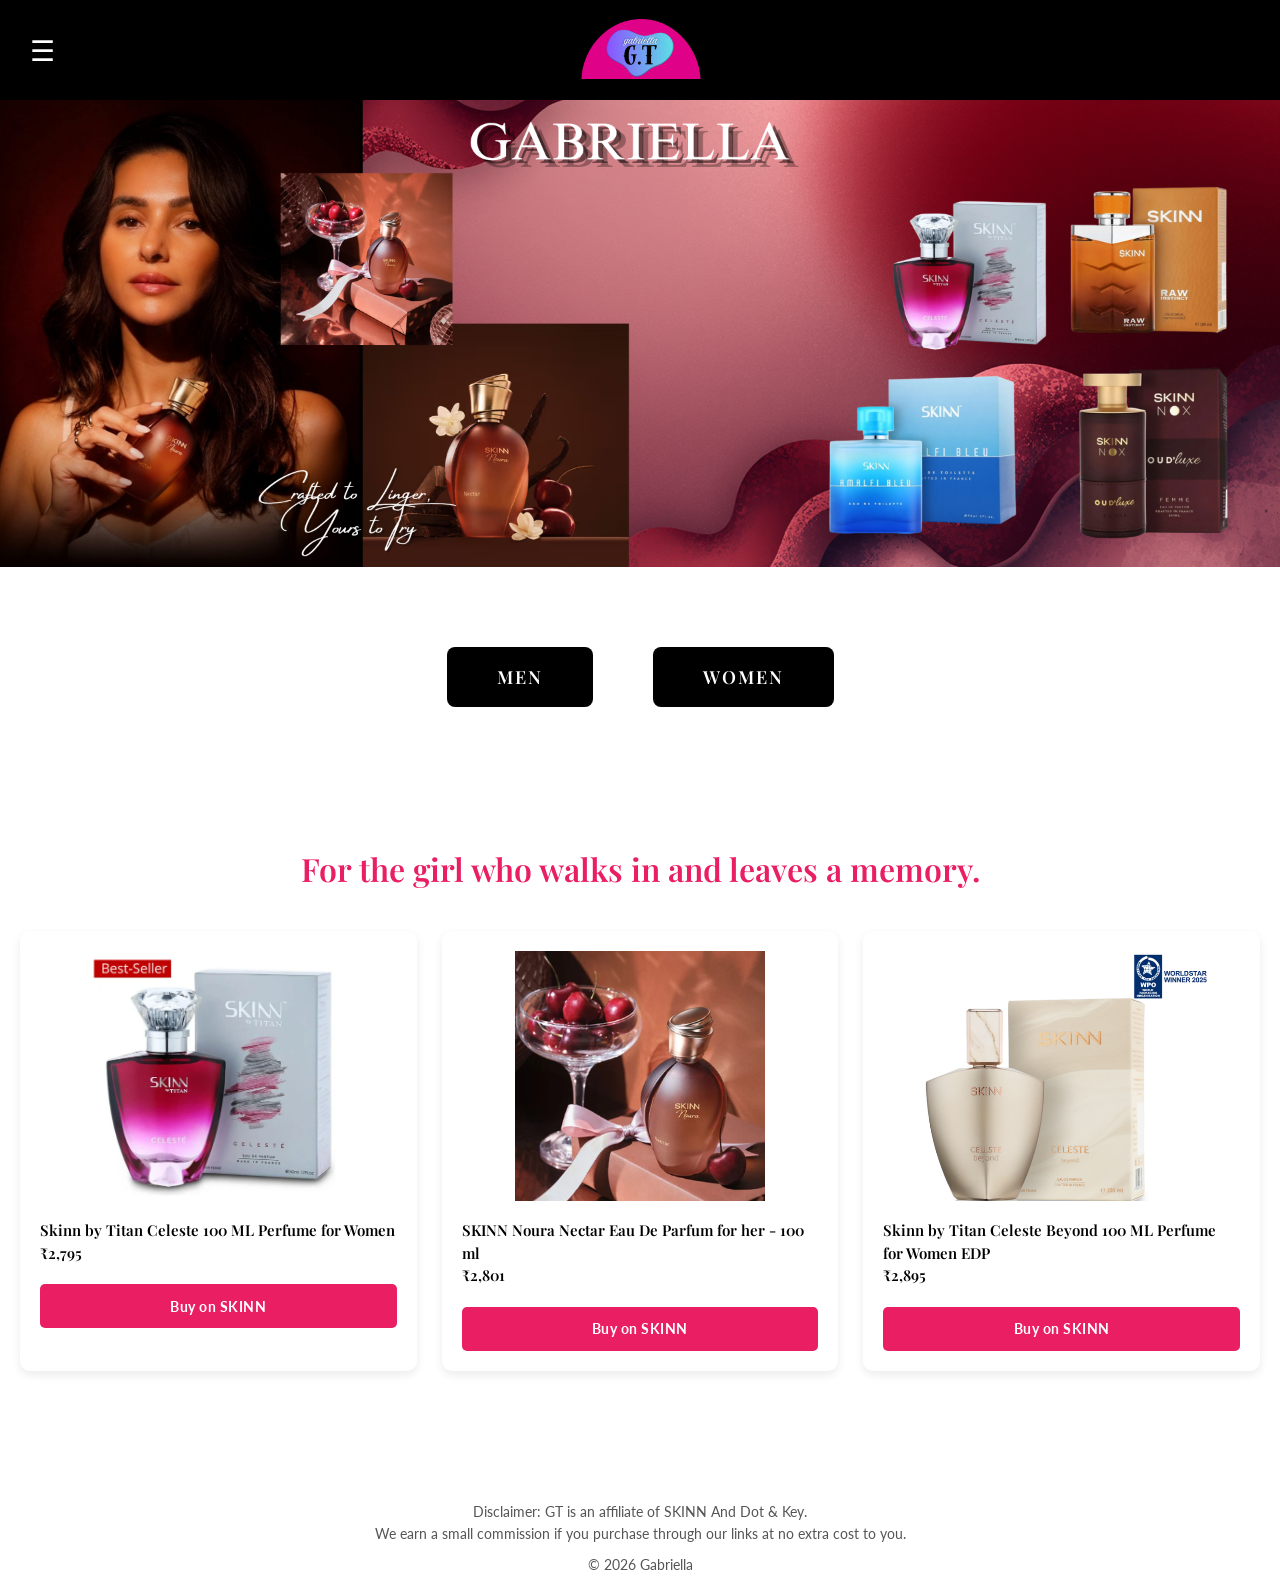
<file: skinn.html>
<!DOCTYPE html>
<html lang="en">
<head>
<meta charset="UTF-8">
<meta name="viewport" content="width=device-width, initial-scale=1.0">
<title>SKINN</title>
<link rel="icon" type="image/png" href="favicon.png?v=1">
<link href="https://fonts.googleapis.com/css2?family=Playfair+Display:wght@400;600;700&family=Lato:wght@300;400;700&display=swap" rel="stylesheet">

<style>
* { margin:0; padding:0; box-sizing:border-box; }
body { font-family: 'Lato', sans-serif; background:#fff; overflow-x:hidden; }

.topbar {
    background:#000;
    height:100px;
    display:flex;
    align-items:center;
    justify-content:center;
    position:relative;
    z-index:1001;
}

.menu-icon {
    position:absolute;
    left:20px;
    font-size:28px;
    color:white;
    cursor:pointer;
    padding: 10px;
}

.logo img {
    height:60px;
    object-fit:contain;
}

.side-menu {
    position:fixed;
    top:0;
    left:-260px;
    width:260px;
    height:100%;
    background:#000;
    display:flex;
    flex-direction:column;
    padding-top:80px;
    transition:0.4s ease;
    z-index:1002;
    overflow-y: auto;
}

.side-menu a,
.menu-item {
    color:white;
    text-decoration:none;
    padding:15px 25px;
    font-size:18px;
    font-family: 'Lato', sans-serif;
    cursor:pointer;
    display:flex;
    justify-content:space-between;
    align-items:center;
    min-height: 50px;
    border-bottom: 1px solid #1a1a1a;
}

.side-menu a:hover,
.menu-item:hover {
    background:#111;
}

.close-btn {
    position:absolute;
    top:20px;
    right:20px;
    font-size:26px;
    cursor:pointer;
    color: white;
    padding: 8px;
    line-height: 1;
    background: none;
    border: none;
}

.sub-menu {
    display:none;
    flex-direction:column;
    background:#111;
}

.sub-menu a {
    padding-left:45px;
    font-size:16px;
}

.rotate {
    transform:rotate(180deg);
    transition:0.3s;
}

.overlay {
    position:fixed;
    top:0;
    left:0;
    width:100%;
    height:100%;
    background:rgba(0,0,0,0.5);
    opacity:0;
    visibility:hidden;
    transition:0.3s;
    z-index:1000;
}

.overlay.active {
    opacity:1;
    visibility:visible;
}

.hero {
    width:100%;
    overflow:hidden;
}

.hero img {
    width:100%;
    height:auto;
    display:block;
}

.products { padding:60px 20px; }

.products h2 {
    font-family: 'Playfair Display', serif;
    font-size:32px;
    font-weight: 600;
    margin-bottom:40px;
    color:#e91e63;
    line-height: 1.4;
    text-align: center;
}

.product-grid {
    display:grid;
    grid-template-columns:repeat(auto-fit, minmax(220px, 1fr));
    gap:25px;
}

.product-card {
    background:white;
    padding:20px;
    border-radius:10px;
    box-shadow:0 4px 10px rgba(0,0,0,0.08);
    transition:0.3s;
}

.product-card:hover {
    transform:translateY(-5px);
}

.product-card img {
    width:100%;
    max-height:250px;
    object-fit:contain;
}

.product-card h3 {
    margin:15px 0 10px;
    font-family: 'Playfair Display', serif;
    font-size: 15px;
    font-weight: 600;
    line-height: 1.5;
}

.product-card a {
    display:inline-flex;
    align-items:center;
    justify-content:center;
    margin-top:10px;
    padding:8px 15px;
    background:#e91e63;
    color:white;
    text-decoration:none;
    border-radius:5px;
    font-size:14px;
    font-family: 'Lato', sans-serif;
    font-weight: 700;
    letter-spacing: 0.5px;
    min-height: 44px;
    width: 100%;
    text-align: center;
}

.product-card a:hover {
    background:#c2185b;
}

footer {
    text-align:center;
    padding:20px;
    margin-top:50px;
    font-size:14px;
    line-height: 1.6;
    font-family: 'Lato', sans-serif;
    color: #555;
}

.categories {
    padding: 80px 20px;
    text-align: center;
}

.category-buttons {
    display: flex;
    justify-content: center;
    gap: 60px;
    flex-wrap: wrap;
}

.category-btn {
    padding: 18px 50px;
    font-size: 18px;
    font-family: 'Playfair Display', serif;
    font-weight: 600;
    text-decoration: none;
    background: black;
    color: white;
    border-radius: 8px;
    transition: 0.3s ease;
    letter-spacing: 2px;
    min-height: 44px;
    display: inline-flex;
    align-items: center;
    justify-content: center;
}

.category-btn:hover {
    background: #e91e63;
    transform: translateY(-3px);
}

@media (max-width: 768px) {
    .topbar { height: 70px; }
    .logo img { height: 45px; }
    .menu-icon { font-size: 24px; left: 10px; }
    .categories { padding: 40px 15px; }
    .category-buttons { flex-direction: column; align-items: center; gap: 15px; }
    .category-btn { width: 80%; max-width: 300px; padding: 15px; font-size: 16px; }
    .products { padding: 40px 15px; }
    .products h2 { font-size: 22px; line-height: 1.4; margin-bottom: 25px; }
    .product-grid { grid-template-columns: 1fr; gap: 20px; }
    .product-card img { height: 200px; object-fit: contain; }
    .product-card h3 { font-size: 15px; }
    .side-menu { width: 220px; left: -220px; }
    footer { padding: 20px 15px; font-size: 13px; }
}

@media (max-width: 480px) {
    .topbar { height: 60px; }
    .logo img { height: 38px; }
    .products h2 { font-size: 18px; }
    .category-btn { font-size: 14px; padding: 12px; width: 90%; }
    .product-card { padding: 15px; }
    .product-card img { height: 180px; }
    .product-card h3 { font-size: 14px; }
    .product-card a { font-size: 13px; width: 100%; }
    footer { font-size: 12px; }
}
</style>
    <script async src="https://pagead2.googlesyndication.com/pagead/js/adsbygoogle.js?client=ca-pub-3657288243299462"
     crossorigin="anonymous"></script>
</head>
<script src="https://pl29332903.profitablecpmratenetwork.com/76/db/ac/76dbace730e06d8081721a8b1147a931.js"></script>

<body>

<div class="topbar">
    <div class="menu-icon" onclick="openMenu()">☰</div>
    <div class="logo">
        <a href="index.html">
            <img src="smalllogo.png" alt="GT">
        </a>
    </div>
</div>

<div class="overlay" id="overlay" onclick="closeMenu()"></div>

<div class="side-menu" id="sideMenu">
    <button class="close-btn" onclick="closeMenu()">×</button>
    <a href="index.html">Home</a>
    <a href="About.html">About</a>
    <a href="DK.html">Dot &amp; Key</a>
    <a href="contact.html">Contact</a>
</div>

<section class="hero">
    <img src="logo1.png" alt="Beauty Banner">
</section>

<section class="categories">
    <div class="category-buttons">
        <a href="MEN.html" class="category-btn">MEN</a>
        <a href="WOMEN.html" class="category-btn">WOMEN</a>
    </div>
</section>

<section class="products">
    <h2>For the girl who walks in and leaves a memory.</h2>
    <div class="product-grid">

        <div class="product-card">
            <img src="ip.PNG" alt="perfume">
            <h3>Skinn by Titan Celeste 100 ML Perfume for Women<br>₹2,795</h3>
            <a href="https://bilty.co/WDZVYx" target="_blank" rel="nofollow noopener">Buy on SKINN</a>
        </div>

        <div class="product-card">
            <img src="ip2.PNG" alt="perfume">
            <h3>SKINN Noura Nectar Eau De Parfum for her - 100 ml<br>₹2,801</h3>
            <a href="https://bilty.co/HIkjXT" target="_blank" rel="nofollow noopener">Buy on SKINN</a>
        </div>

        <div class="product-card">
            <img src="ip3.PNG" alt="perfume">
            <h3>Skinn by Titan Celeste Beyond 100 ML Perfume for Women EDP<br>₹2,895</h3>
            <a href="https://bilty.co/C9YRV7" target="_blank" rel="nofollow noopener">Buy on SKINN</a>
        </div>

    </div>
</section>

<footer>
    <p>Disclaimer: GT is an affiliate of SKINN And Dot &amp; Key.<br>
    We earn a small commission if you purchase through our links at no extra cost to you.</p>
    <p style="margin-top:8px;">© 2026 Gabriella</p>
</footer>

<script>
    function getMenuWidth() {
        return window.innerWidth <= 768 ? '-220px' : '-260px';
    }

    function openMenu() {
        document.getElementById("sideMenu").style.left = "0";
        document.getElementById("overlay").classList.add("active");
        document.body.style.overflow = "hidden";
    }

    function closeMenu() {
        document.getElementById("sideMenu").style.left = getMenuWidth();
        document.getElementById("overlay").classList.remove("active");
        document.body.style.overflow = "";
    }

    function toggleShop() {
        var submenu = document.getElementById("shopSubMenu");
        var arrow = document.getElementById("arrow");
        if (submenu.style.display === "flex") {
            submenu.style.display = "none";
            arrow.classList.remove("rotate");
        } else {
            submenu.style.display = "flex";
            arrow.classList.add("rotate");
        }
    }

    window.addEventListener('resize', function() {
        var sideMenu = document.getElementById("sideMenu");
        if (sideMenu.style.left === "0px") return;
        sideMenu.style.left = getMenuWidth();
    });
</script>
<script src="https://pl29344583.profitablecpmratenetwork.com/19/ae/7c/19ae7cadaada5cbb94fbcac59fde34ad.js"></script>

</body>
</html>
</file>
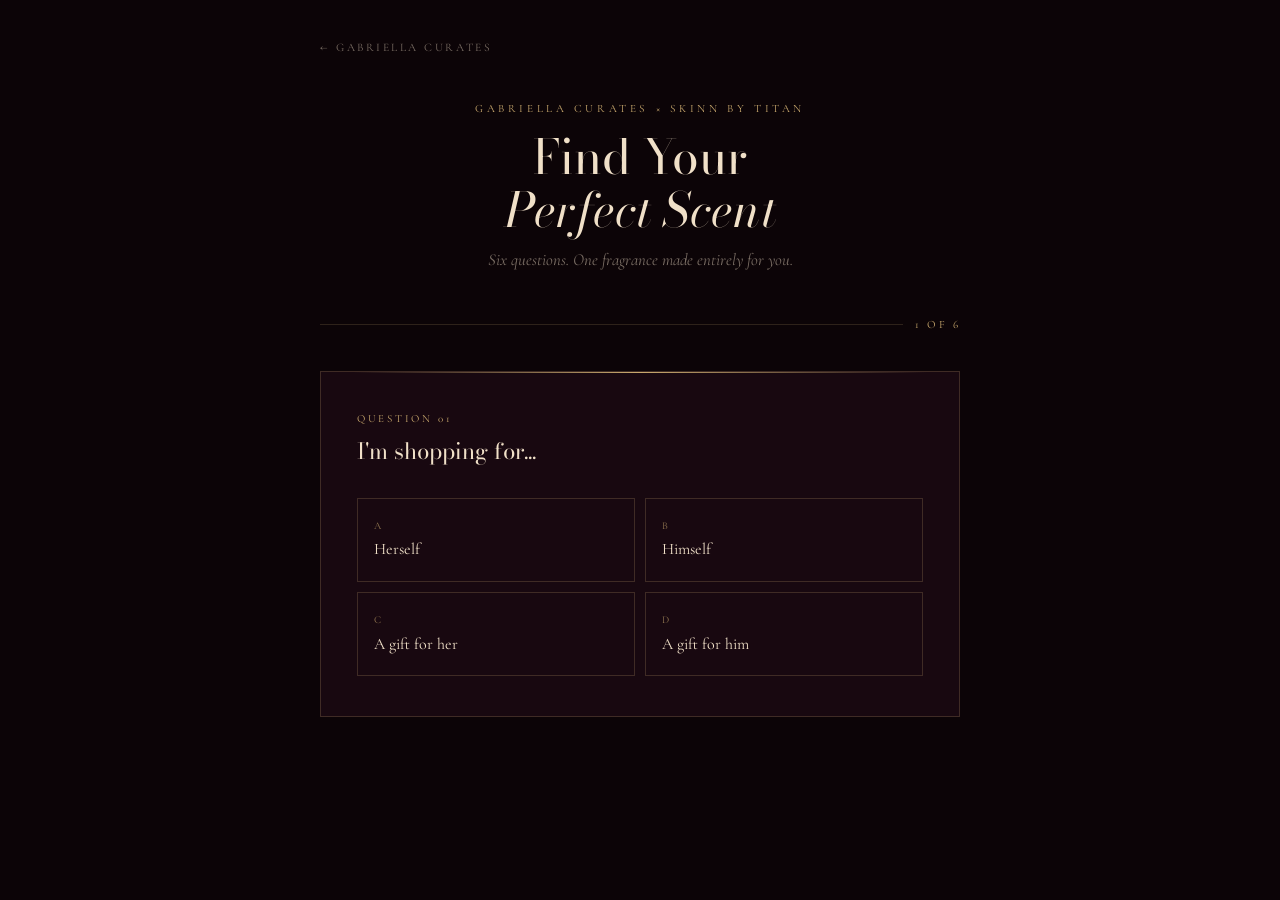
<file: skinnquiz.html>
<!DOCTYPE html>
<html lang="en">
<head>
<meta charset="UTF-8">
<meta name="viewport" content="width=device-width, initial-scale=1.0">
<title>Find Your Scent — SKINN × Gabriella Curates</title>
<link href="https://fonts.googleapis.com/css2?family=Bodoni+Moda:ital,opsz,wght@0,6..96,400;0,6..96,700;1,6..96,400&family=Cormorant+Garamond:ital,wght@0,300;0,400;0,500;1,300;1,400&display=swap" rel="stylesheet">
<style>
*{box-sizing:border-box;margin:0;padding:0}
:root{
  --bg:#0c0407;--surface:#180810;--border:rgba(201,169,110,0.22);
  --gold:#c9a96e;--gold-lt:#e8d5a8;--cream:#f0e0c8;
  --muted:rgba(240,224,200,0.48);--btn-bg:rgba(201,169,110,0.08);
}
body{background:var(--bg);color:var(--cream);font-family:'Cormorant Garamond',serif;min-height:100vh;display:flex;flex-direction:column;align-items:center;padding:2.5rem 1.25rem 4rem}
a.back{display:block;width:100%;max-width:640px;font-size:0.72rem;letter-spacing:0.22em;text-transform:uppercase;color:var(--muted);text-decoration:none;margin-bottom:3rem;transition:color 0.2s}
a.back:hover{color:var(--gold)}
.wrap{width:100%;max-width:640px}
.hd{text-align:center;margin-bottom:3rem}
.hd-eye{font-size:0.7rem;letter-spacing:0.32em;text-transform:uppercase;color:var(--gold);margin-bottom:1rem}
.hd-title{font-family:'Bodoni Moda',serif;font-size:clamp(2rem,5vw,3rem);font-weight:400;line-height:1.1;margin-bottom:0.75rem}
.hd-title em{font-style:italic}
.hd-sub{font-size:1.05rem;color:var(--muted);font-style:italic}
.prog{display:flex;align-items:center;gap:12px;margin-bottom:2.5rem}
.prog-bar{flex:1;height:1px;background:rgba(201,169,110,0.18);position:relative}
.prog-fill{position:absolute;inset:0 auto 0 0;background:var(--gold);transition:width 0.5s ease}
.prog-lbl{font-size:0.7rem;letter-spacing:0.22em;color:var(--gold);text-transform:uppercase;white-space:nowrap}
.qcard{background:var(--surface);border:1px solid var(--border);padding:2.5rem 2.25rem;position:relative;animation:up 0.38s ease both}
.qcard::before{content:'';position:absolute;top:0;left:2rem;right:2rem;height:1px;background:linear-gradient(90deg,transparent,var(--gold),transparent)}
@keyframes up{from{opacity:0;transform:translateY(18px)}to{opacity:1;transform:translateY(0)}}
.q-num{font-size:0.68rem;letter-spacing:0.25em;color:var(--gold);text-transform:uppercase;margin-bottom:0.7rem}
.q-text{font-family:'Bodoni Moda',serif;font-size:1.4rem;font-weight:400;line-height:1.4;margin-bottom:1.9rem}
.opts{display:grid;grid-template-columns:1fr 1fr;gap:10px}
.opt{background:transparent;border:1px solid var(--border);color:var(--cream);padding:1.2rem 1rem;text-align:left;cursor:pointer;font-family:'Cormorant Garamond',serif;font-size:1rem;line-height:1.45;transition:all 0.22s ease}
.opt-ltr{display:block;font-size:0.65rem;letter-spacing:0.2em;color:var(--gold);text-transform:uppercase;margin-bottom:0.35rem;opacity:0.7}
.opt:hover{border-color:var(--gold);color:var(--gold-lt);background:var(--btn-bg)}
.opt.sel{border-color:var(--gold);background:var(--btn-bg);color:var(--gold-lt)}
.nav{display:flex;justify-content:flex-end;margin-top:1.4rem}
.btn-next{background:transparent;border:1px solid var(--gold);color:var(--gold);padding:0.72rem 2rem;font-family:'Cormorant Garamond',serif;font-size:0.88rem;letter-spacing:0.2em;text-transform:uppercase;cursor:pointer;transition:all 0.22s ease;opacity:0;pointer-events:none}
.btn-next.vis{opacity:1;pointer-events:auto}
.btn-next:hover{background:var(--gold);color:var(--bg)}
.rcard{background:var(--surface);border:1px solid var(--border);padding:2.75rem 2.25rem;text-align:center;animation:up 0.45s ease both;display:none;position:relative}
.rcard::before{content:'';position:absolute;top:0;left:2rem;right:2rem;height:1px;background:linear-gradient(90deg,transparent,var(--gold),transparent)}
.r-eye{font-size:0.7rem;letter-spacing:0.32em;text-transform:uppercase;color:var(--gold);margin-bottom:1.5rem}
.r-badge{display:inline-block;border:1px solid var(--gold);color:var(--gold);font-size:0.68rem;letter-spacing:0.22em;text-transform:uppercase;padding:0.28rem 0.85rem;margin-bottom:1.4rem}
.r-name{font-family:'Bodoni Moda',serif;font-size:1.9rem;font-weight:400;line-height:1.2;margin-bottom:1rem}
.r-desc{font-size:1.05rem;color:var(--muted);font-style:italic;line-height:1.7;max-width:420px;margin:0 auto 1.2rem}
.r-profile{font-size:0.82rem;color:var(--muted);letter-spacing:0.1em;margin-bottom:1.6rem}
.r-profile span{color:var(--gold)}
.r-notes{display:flex;justify-content:center;gap:1.4rem;flex-wrap:wrap;margin-bottom:2.2rem;font-size:0.88rem;color:var(--muted)}
.r-note::before{content:'—';color:var(--gold);margin-right:0.4rem}
.btn-buy{display:inline-block;background:var(--gold);color:var(--bg);font-family:'Cormorant Garamond',serif;font-size:0.9rem;letter-spacing:0.2em;text-transform:uppercase;padding:1rem 2.5rem;text-decoration:none;transition:background 0.22s ease}
.btn-buy:hover{background:var(--gold-lt)}
.btn-retake{display:block;margin-top:1.2rem;color:var(--muted);font-size:0.8rem;letter-spacing:0.18em;text-transform:uppercase;cursor:pointer;border:none;background:none;font-family:inherit;transition:color 0.2s}
.btn-retake:hover{color:var(--gold)}
@media(max-width:480px){.opts{grid-template-columns:1fr}.qcard,.rcard{padding:1.6rem 1.25rem}}
</style>
</head>
<body>
<a class="back" href="index.html">&larr; Gabriella Curates</a>
<div class="wrap">
  <div class="hd" id="hd">
    <p class="hd-eye">Gabriella Curates &times; SKINN by Titan</p>
    <h1 class="hd-title">Find Your<br><em>Perfect Scent</em></h1>
    <p class="hd-sub">Six questions. One fragrance made entirely for you.</p>
  </div>
  <div id="quiz-area">
    <div class="prog">
      <div class="prog-bar"><div class="prog-fill" id="pfill" style="width:0%"></div></div>
      <span class="prog-lbl" id="plbl">1 of 6</span>
    </div>
    <div class="qcard" id="qcard">
      <p class="q-num" id="qnum">Question 01</p>
      <h2 class="q-text" id="qtext"></h2>
      <div class="opts" id="opts"></div>
    </div>
    <div class="nav">
      <button class="btn-next" id="btn-next" onclick="next()">Continue &rarr;</button>
    </div>
  </div>
  <div class="rcard" id="rcard">
    <p class="r-eye">Your Fragrance Profile</p>
    <div class="r-badge" id="rbadge"></div>
    <h2 class="r-name" id="rname"></h2>
    <p class="r-desc" id="rdesc"></p>
    <p class="r-profile" id="rprofile"></p>
    <div class="r-notes" id="rnotes"></div>
    <a href="#" class="btn-buy" id="rlink" target="_blank" rel="noopener">Shop This Fragrance &rarr;</a>
    <button class="btn-retake" onclick="retake()">Retake the quiz</button>
  </div>
</div>
<script>
const Ls=['A','B','C','D'];
const Qs=[
  {id:'gender',text:'I\'m shopping for...',opts:[
    {l:'Herself',v:'women'},{l:'Himself',v:'men'},
    {l:'A gift for her',v:'women'},{l:'A gift for him',v:'men'}
  ]},
  {id:'vibe',text:'The word that best describes my energy...',opts:[
    {l:'Romantic & tender',v:'romantic'},{l:'Bold & commanding',v:'bold'},
    {l:'Fresh & effortless',v:'fresh'},{l:'Mysterious & alluring',v:'mysterious'}
  ]},
  {id:'moment',text:'I reach for fragrance most when...',opts:[
    {l:'Someone special is near',v:'romantic'},{l:'I want to own every room',v:'bold'},
    {l:'It\'s just another beautiful morning',v:'fresh'},{l:'The evening begins and lights dim',v:'mysterious'}
  ]},
  {id:'scene',text:'Pick the scene that draws you in most...',opts:[
    {l:'A moonlit garden — roses at midnight',v:'romantic'},
    {l:'A rooftop bar — skyline, champagne, confidence',v:'bold'},
    {l:'A cliffside at dawn — sea salt, open sky',v:'fresh'},
    {l:'A firelit library — amber, smoke, secrets',v:'mysterious'}
  ]},
  {id:'intensity',text:'My ideal fragrance trail is...',opts:[
    {l:'Soft and intimate — only those close notice',v:'romantic'},
    {l:'Powerful and lasting — unmistakably present',v:'bold'},
    {l:'Light and clean — never overwhelming',v:'fresh'},
    {l:'Deep and lingering — a signature that stays',v:'mysterious'}
  ]},
  {id:'weekend',text:'My ideal weekend looks like...',opts:[
    {l:'A candlelit dinner with someone I adore',v:'romantic'},
    {l:'Networking at a party I\'m absolutely ready for',v:'bold'},
    {l:'A long walk, great music, wide open space',v:'fresh'},
    {l:'Curled up with a book, rain outside, no plans',v:'mysterious'}
  ]}
];
const Rs={
  women:{
    romantic:{name:'SKINN Celeste EDP',badge:'The Romantic',
      desc:'Luminous peony, jasmine, and white musk. As soft and sincere as you — a scent that leads with the heart.',
      profile:'Your profile: <span>Romantic &bull; Intimate &bull; Floral</span>',
      notes:['Peony','Jasmine','White Musk'],link:'https://bilty.co/skinn-celeste'},
    bold:{name:'SKINN Nude EDP',badge:'The Powerhouse',
      desc:'Warm sandalwood, sensual vanilla, and a commanding musk base. Understated power that never needs to announce itself.',
      profile:'Your profile: <span>Bold &bull; Sensual &bull; Warm</span>',
      notes:['Sandalwood','Vanilla','Musk'],link:'https://bilty.co/skinn-nude'},
    fresh:{name:'SKINN Sheer EDP',badge:'The Free Spirit',
      desc:'Crisp bergamot, dewy white florals, and a whisper of cedar. For the woman who moves through the world with effortless grace.',
      profile:'Your profile: <span>Fresh &bull; Light &bull; Floral-Citrus</span>',
      notes:['Bergamot','White Florals','Cedar'],link:'https://bilty.co/skinn-sheer'},
    mysterious:{name:'SKINN Elixir EDP',badge:'The Enigma',
      desc:'Rich oud, dark amber, oriental spices. A fragrance that doesn\'t enter a room — it transforms it.',
      profile:'Your profile: <span>Mysterious &bull; Intense &bull; Oriental</span>',
      notes:['Oud','Amber','Oriental Spice'],link:'https://bilty.co/skinn-elixir'}
  },
  men:{
    romantic:{name:'SKINN Verge EDP',badge:'The Gentleman',
      desc:'Fresh florals over a warm woody heart. For the man who believes romance is never out of style.',
      profile:'Your profile: <span>Romantic &bull; Warm &bull; Woody-Floral</span>',
      notes:['Fresh Accord','Woods','Amber'],link:'https://bilty.co/skinn-verge'},
    bold:{name:'SKINN Titanium EDP',badge:'The Powerhouse',
      desc:'Dark woods, leather, a bold aromatic core. The signature for men who don\'t follow trends — they set them.',
      profile:'Your profile: <span>Bold &bull; Commanding &bull; Woody</span>',
      notes:['Leather','Dark Woods','Aromatic'],link:'https://bilty.co/skinn-titanium'},
    fresh:{name:'SKINN Amalfi EDP',badge:'The Free Spirit',
      desc:'Sun-drenched citrus over an aquatic heart. Light, confident, and made for the man always moving forward.',
      profile:'Your profile: <span>Fresh &bull; Light &bull; Aquatic-Citrus</span>',
      notes:['Citrus','Aquatic','Light Woods'],link:'https://bilty.co/skinn-amalfi'},
    mysterious:{name:'SKINN Raw EDP',badge:'The Enigma',
      desc:'Smoky woods, dark vetiver, earthy musk. A primal, unforgettable scent for men who leave lasting impressions.',
      profile:'Your profile: <span>Mysterious &bull; Intense &bull; Earthy</span>',
      notes:['Vetiver','Smoky Woods','Dark Musk'],link:'https://bilty.co/skinn-raw'}
  }
};
let cur=0,ans={};
function render(){
  const q=Qs[cur],n=Qs.length;
  document.getElementById('pfill').style.width=((cur/n)*100)+'%';
  document.getElementById('plbl').textContent=(cur+1)+' of '+n;
  document.getElementById('qnum').textContent='Question 0'+(cur+1);
  document.getElementById('qtext').textContent=q.text;
  const g=document.getElementById('opts');g.innerHTML='';
  q.opts.forEach((o,i)=>{
    const b=document.createElement('button');
    b.className='opt'+(ans[q.id]===o.v&&ans['_i'+q.id]===i?' sel':'');
    b.innerHTML='<span class="opt-ltr">'+Ls[i]+'</span>'+o.l;
    b.onclick=()=>pick(o.v,i,b,q.id);
    g.appendChild(b);
  });
  const nx=document.getElementById('btn-next');
  nx.className='btn-next'+(ans[q.id]!==undefined?' vis':'');
  const c=document.getElementById('qcard');c.style.animation='none';void c.offsetHeight;c.style.animation='up 0.38s ease both';
}
function pick(v,i,btn,qid){
  ans[qid]=v;ans['_i'+qid]=i;
  document.querySelectorAll('.opt').forEach(b=>b.classList.remove('sel'));
  btn.classList.add('sel');
  document.getElementById('btn-next').classList.add('vis');
}
function next(){
  if(ans[Qs[cur].id]===undefined)return;
  cur++;if(cur>=Qs.length)showResult();else render();
}
function showResult(){
  document.getElementById('quiz-area').style.display='none';
  const gender=ans.gender||'women';
  const sc={romantic:0,bold:0,fresh:0,mysterious:0};
  ['vibe','moment','scene','intensity','weekend'].forEach(k=>{if(ans[k]&&sc[ans[k]]!==undefined)sc[ans[k]]++;});
  const winner=Object.keys(sc).reduce((a,b)=>sc[a]>=sc[b]?a:b);
  const r=Rs[gender][winner];
  document.getElementById('rbadge').textContent=r.badge;
  document.getElementById('rname').textContent=r.name;
  document.getElementById('rdesc').textContent=r.desc;
  document.getElementById('rprofile').innerHTML=r.profile;
  document.getElementById('rlink').href=r.link;
  document.getElementById('rnotes').innerHTML=r.notes.map(n=>'<span class="r-note">'+n+'</span>').join('');
  document.getElementById('rcard').style.display='block';
}
function retake(){
  cur=0;ans={};
  document.getElementById('quiz-area').style.display='block';
  document.getElementById('rcard').style.display='none';
  render();
}
render();
</script>
</body>
</html>
</file>
